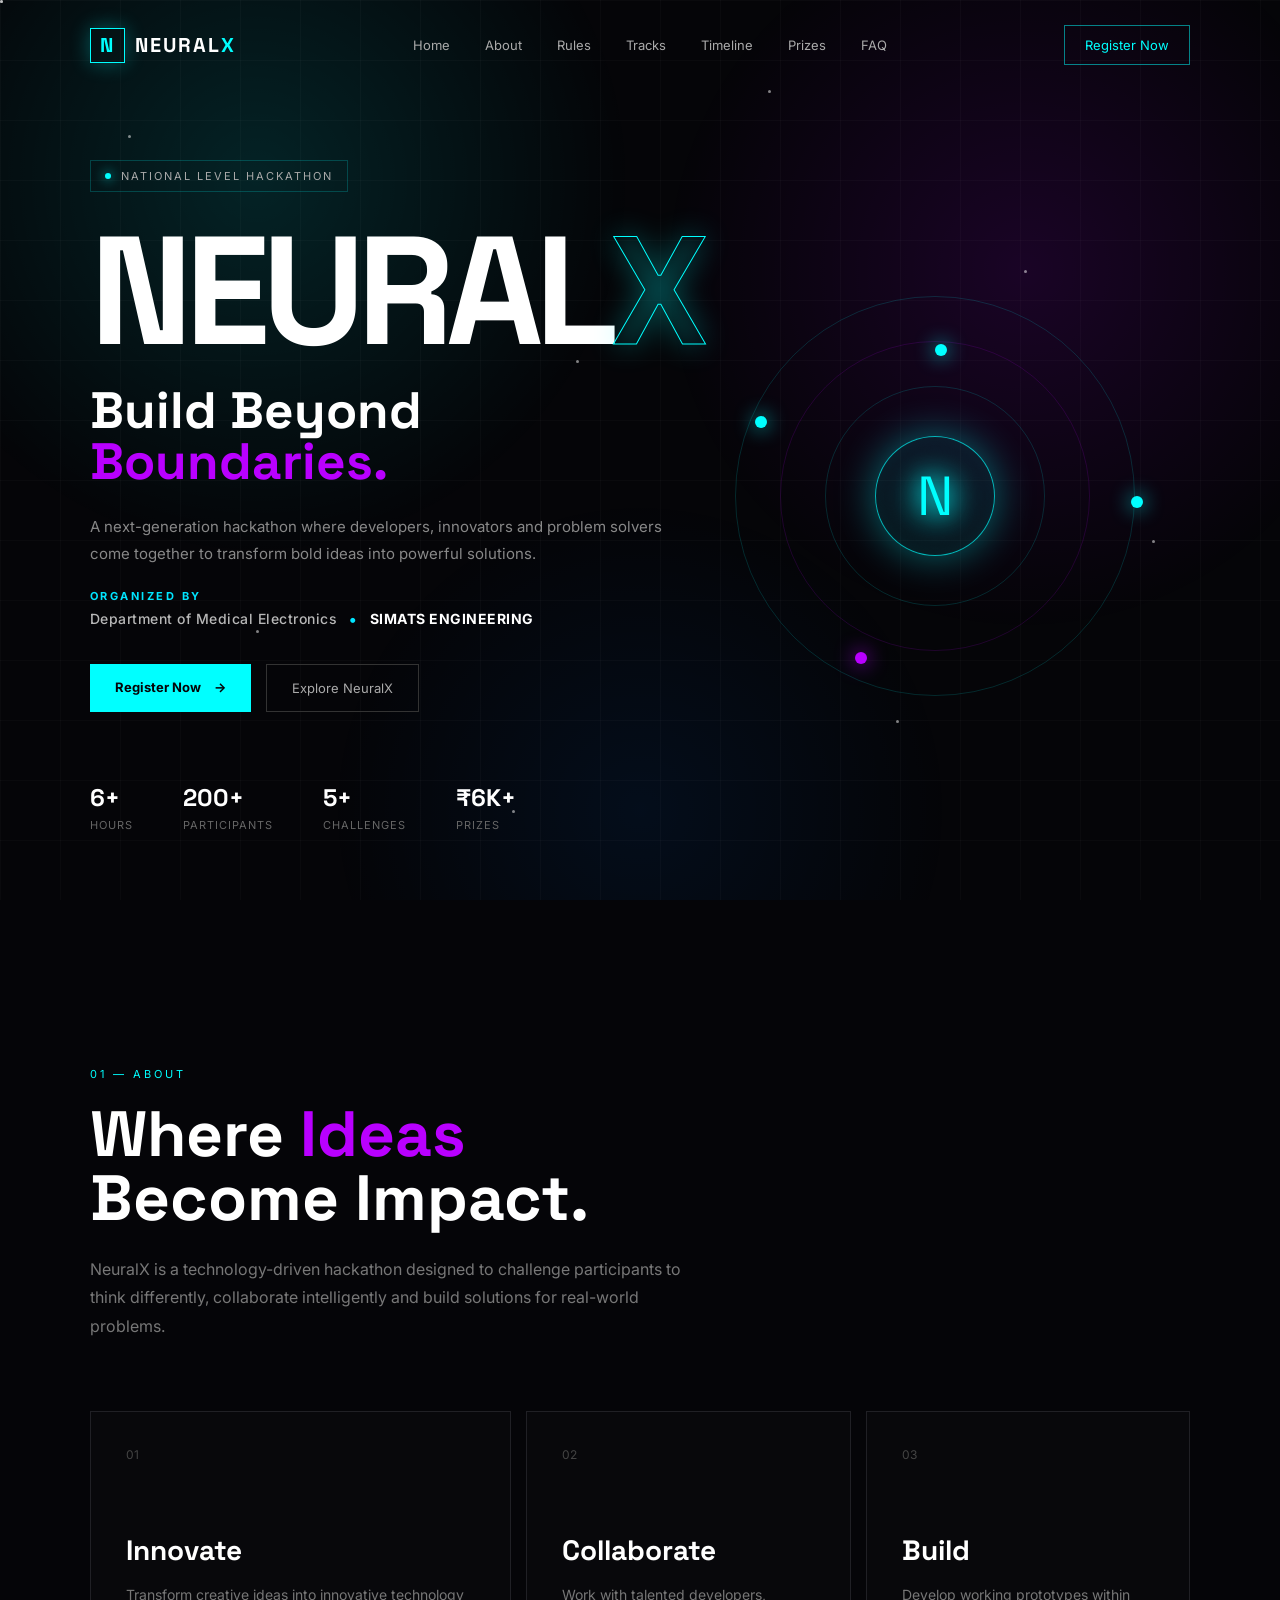
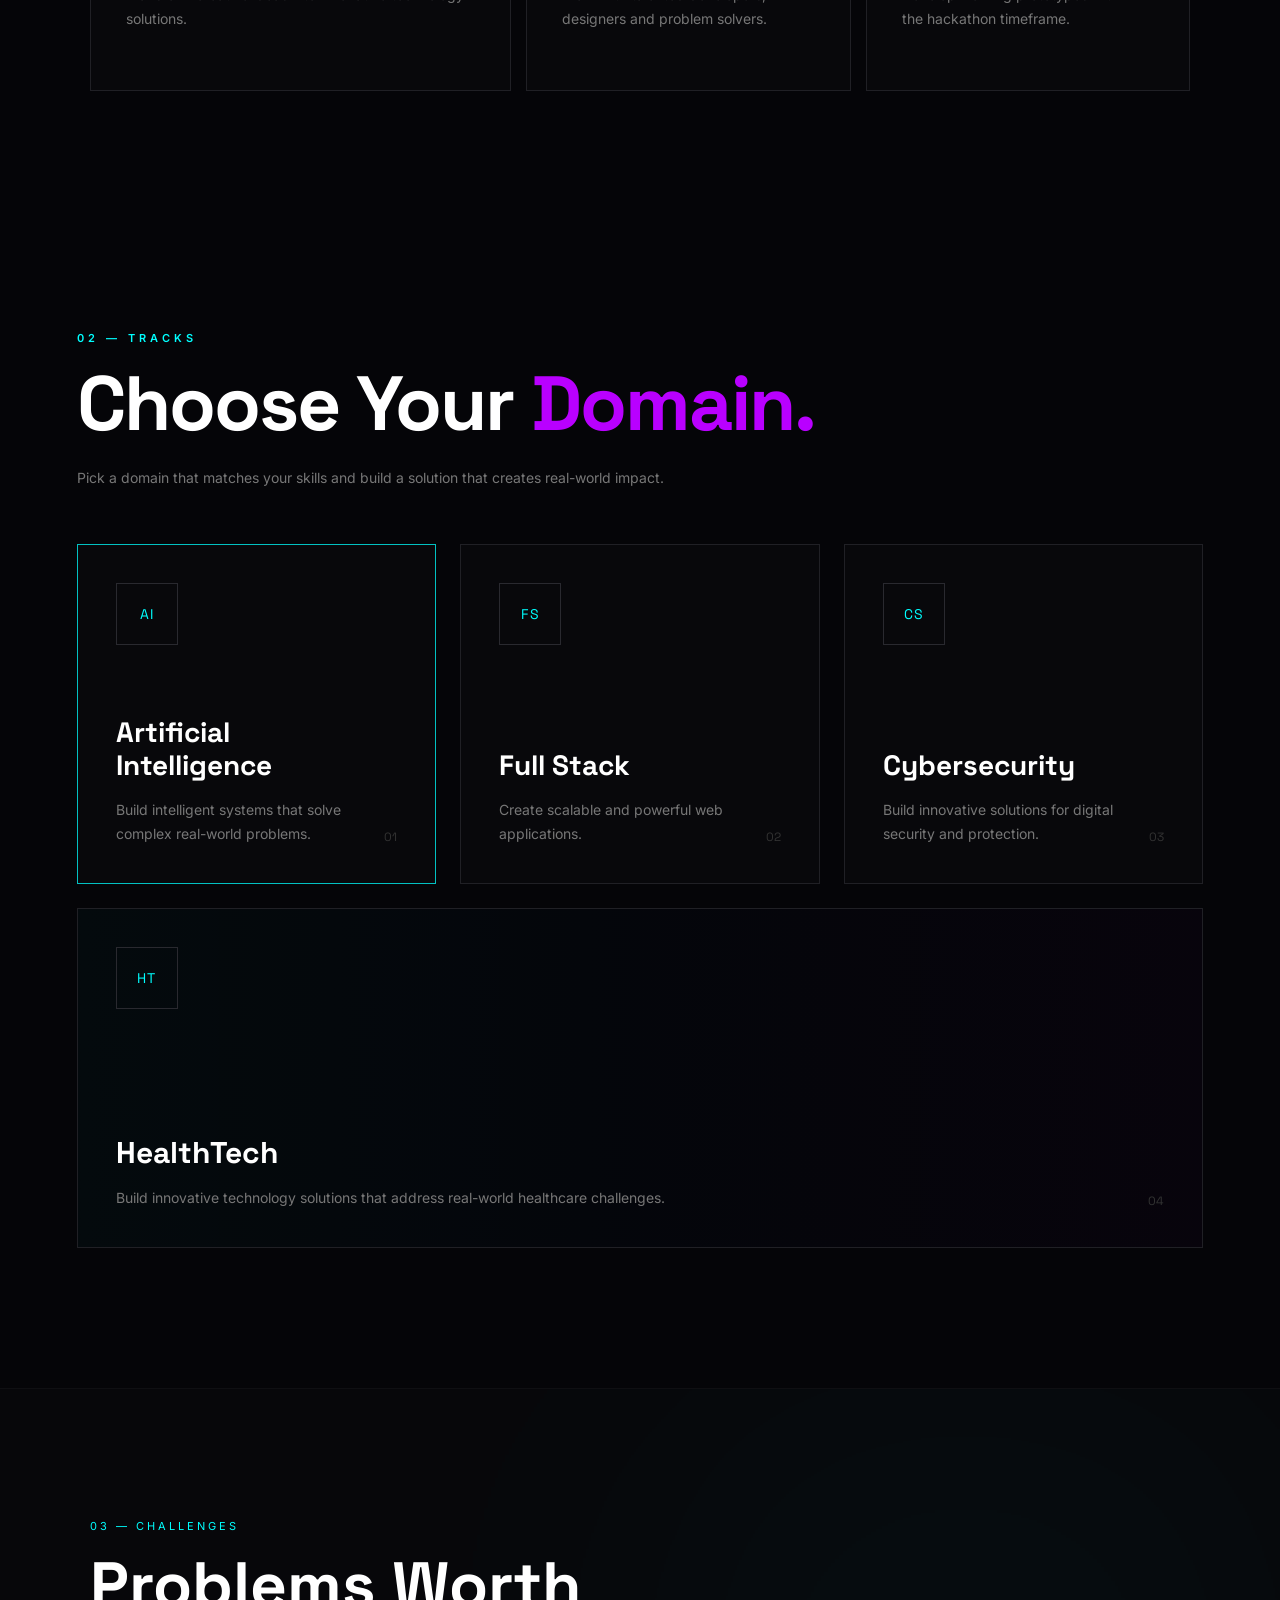
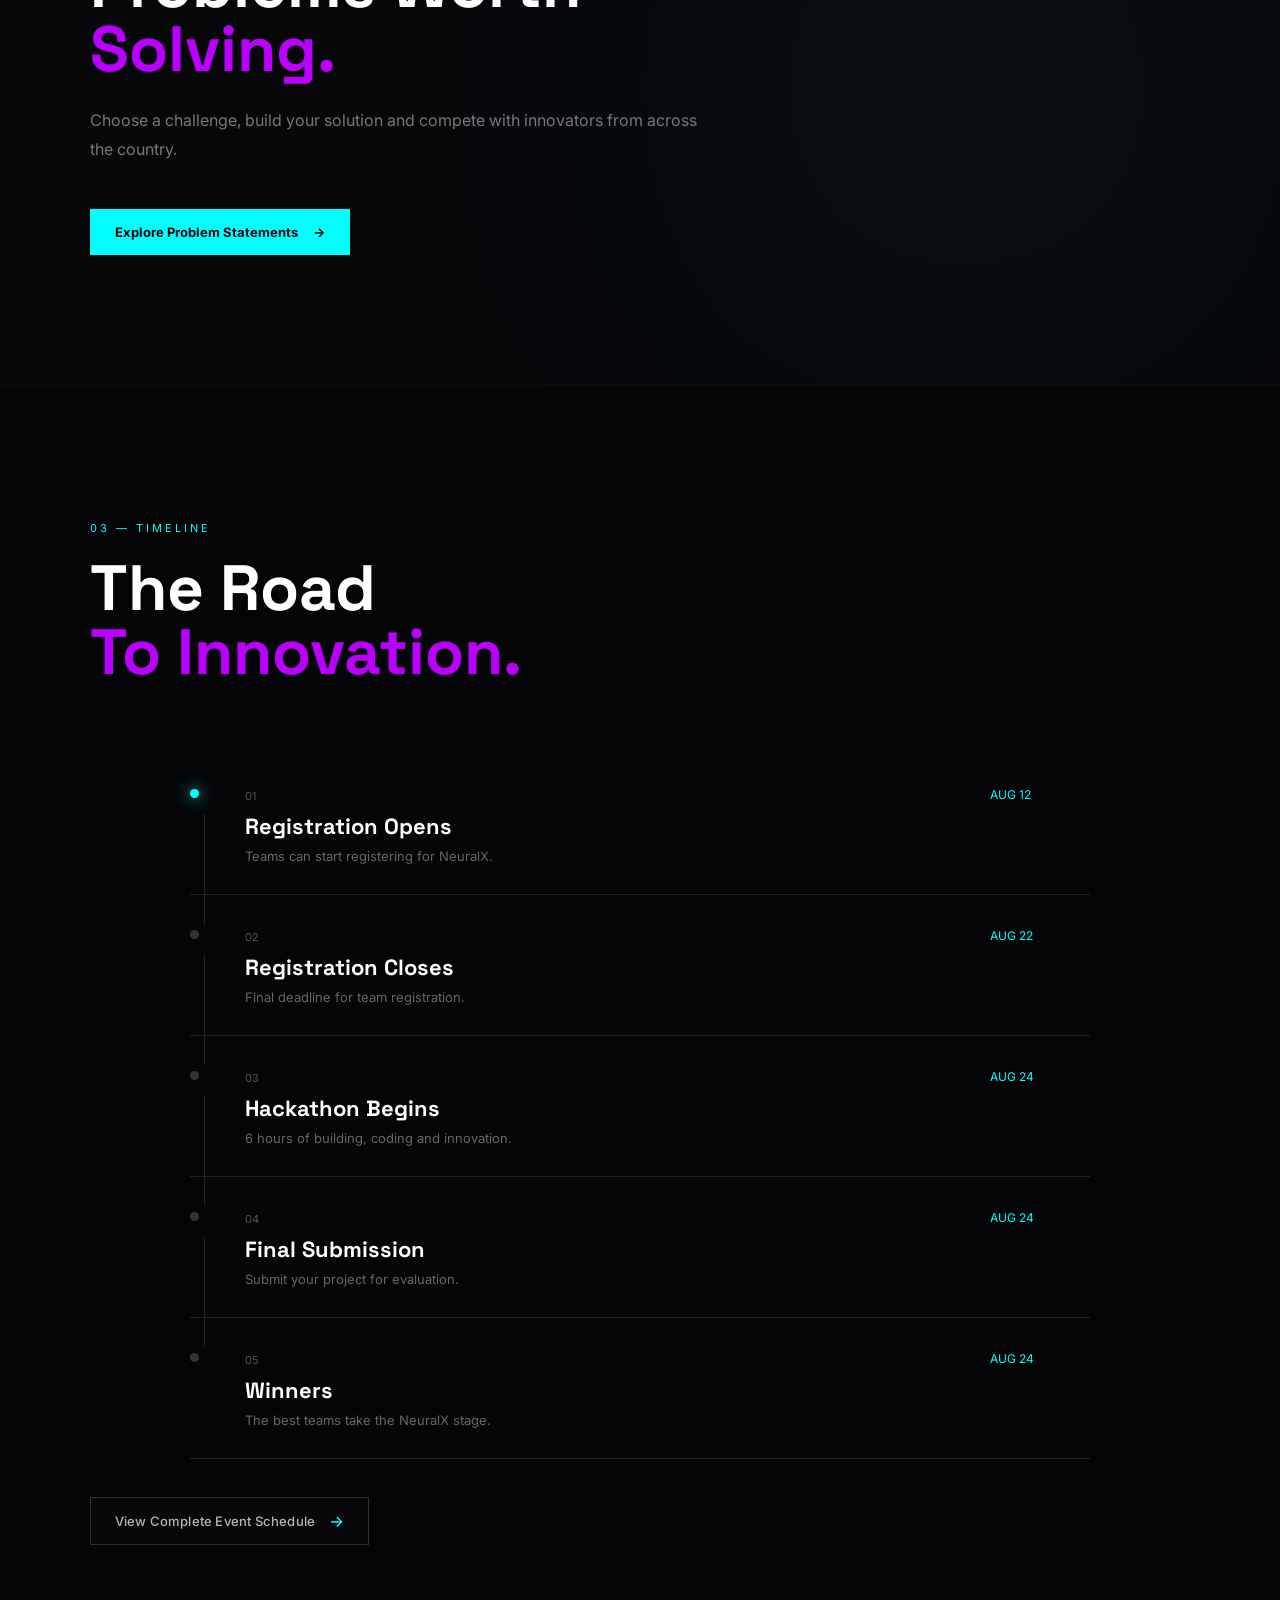
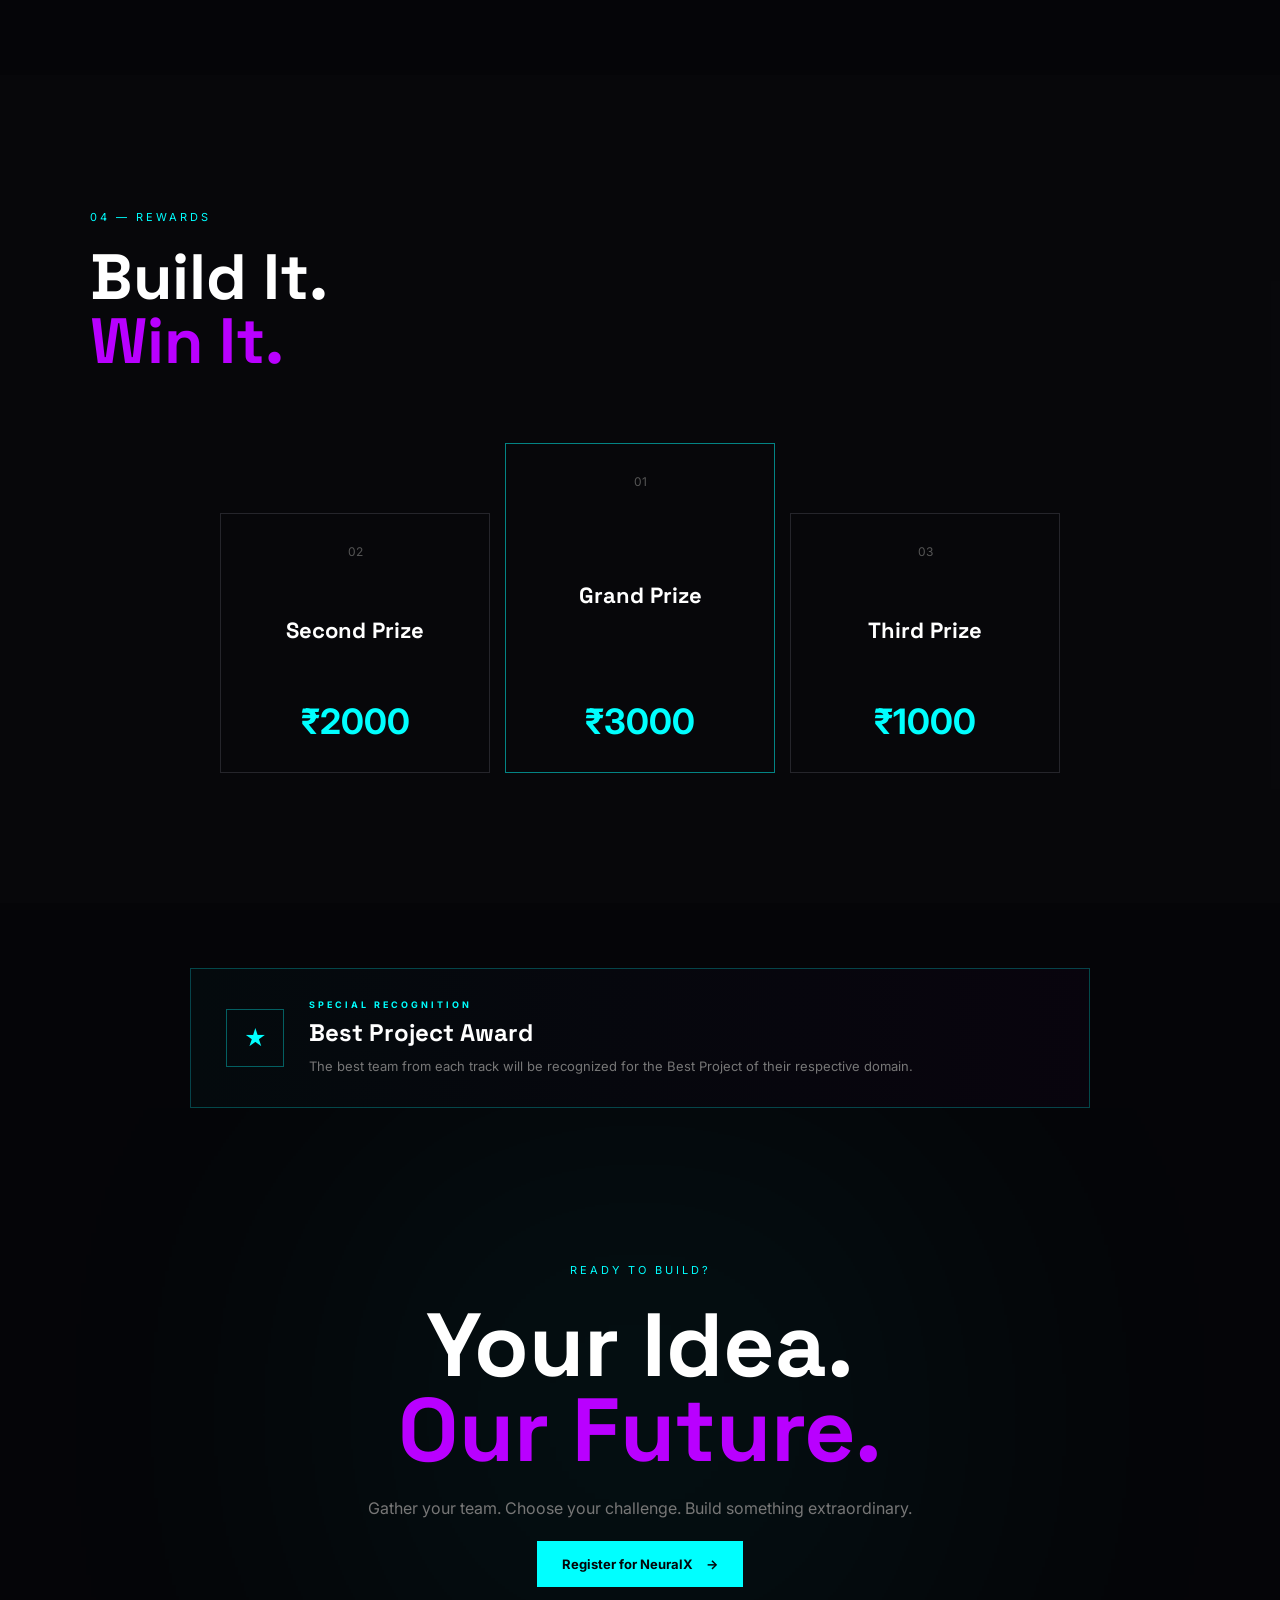
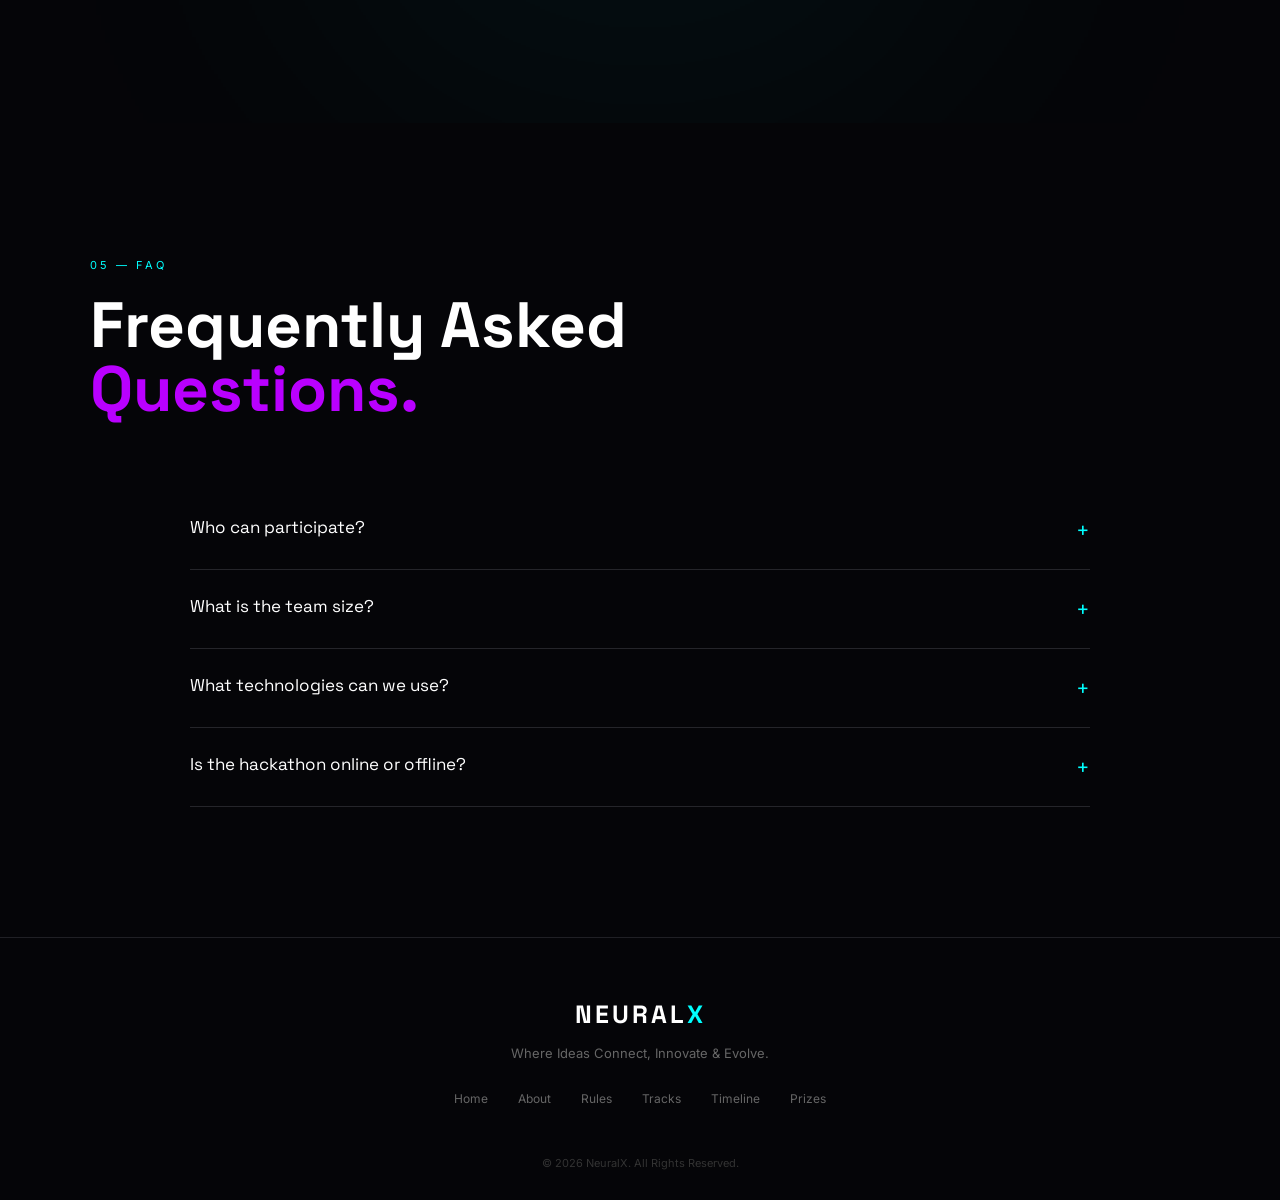
<file: index.html>
<!DOCTYPE html>
<html lang="en">

<head>
    <meta charset="UTF-8">
    <meta name="viewport" content="width=device-width, initial-scale=1.0">

    <title>NeuralX | Hackathon</title>

    <link rel="stylesheet" href="style.css">

    <link
        href="https://fonts.googleapis.com/css2?family=Inter:wght@400;500;600;700;800&family=Space+Grotesk:wght@400;500;600;700&display=swap"
        rel="stylesheet">
</head>

<body>

    <!-- Background -->
    <div class="background-grid"></div>

    <div class="particles">
        <span></span>
        <span></span>
        <span></span>
        <span></span>
        <span></span>
        <span></span>
        <span></span>
        <span></span>
        <span></span>
        <span></span>
    </div>


    <!-- Navigation -->
    <header class="navbar">

        <div class="logo">
            <span class="logo-symbol">N</span>
            <span>NEURAL<span>X</span></span>
        </div>

        <nav>
            <a href="#home">Home</a>
            <a href="#about">About</a>
            <a href="pages/rules.html">Rules</a>
            <a href="#tracks">Tracks</a>
            <a href="#timeline">Timeline</a>
            <a href="#prizes">Prizes</a>
            <a href="#faq">FAQ</a>
        </nav>

        <a href="pages/register.html" class="nav-button">
            Register Now
        </a>

    </header>


    <!-- Hero Section -->
    <section class="hero" id="home">

        <div class="hero-content">

            <div class="event-tag">
                <span class="live-dot"></span>
                NATIONAL LEVEL HACKATHON
            </div>


            <h1>
                NEURAL<span>X</span>
            </h1>


            <h2>
                Build Beyond
                <span>Boundaries.</span>
            </h2>


            <p>
                A next-generation hackathon where developers,
                innovators and problem solvers come together to
                transform bold ideas into powerful solutions.
            </p>


            <div class="organizer-text">

    <span class="organizer-label">
        Organized By
    </span>

    <div class="organizer-name">

        <span>
            Department of Medical Electronics
        </span>

        <span class="organizer-divider">
            •
        </span>

        <strong>
            SIMATS ENGINEERING
        </strong>

    </div>

</div>


            <div class="hero-buttons">

                <a href="pages/register.html" class="primary-button">
                    Register Now
                    <span>→</span>
                </a>

                <a href="#about" class="secondary-button">
                    Explore NeuralX
                </a>

            </div>


            <div class="hero-info">

                <div>
                    <strong>6+</strong>
                    <span>Hours</span>
                </div>

                <div>
                    <strong>200+</strong>
                    <span>Participants</span>
                </div>

                <div>
                    <strong>5+</strong>
                    <span>Challenges</span>
                </div>

                <div>
                    <strong>₹6K+</strong>
                    <span>Prizes</span>
                </div>

            </div>

        </div>


        <!-- Neural Visual -->
        <div class="neural-visual">

            <div class="core">
                <span>N</span>
            </div>

            <div class="orbit orbit-one"></div>
            <div class="orbit orbit-two"></div>
            <div class="orbit orbit-three"></div>

            <div class="node node-one"></div>
            <div class="node node-two"></div>
            <div class="node node-three"></div>
            <div class="node node-four"></div>

        </div>

    </section>



    <!-- About -->
    <section class="section" id="about">

        <div class="section-heading">

            <span>01 — ABOUT</span>

            <h2>
                Where <span>Ideas</span><br>
                Become Impact.
            </h2>

            <p>
                NeuralX is a technology-driven hackathon designed
                to challenge participants to think differently,
                collaborate intelligently and build solutions
                for real-world problems.
            </p>

        </div>


        <div class="about-grid">

            <div class="about-card large">

                <div class="card-number">
                    01
                </div>

                <h3>
                    Innovate
                </h3>

                <p>
                    Transform creative ideas into innovative
                    technology solutions.
                </p>

            </div>


            <div class="about-card">

                <div class="card-number">
                    02
                </div>

                <h3>
                    Collaborate
                </h3>

                <p>
                    Work with talented developers, designers
                    and problem solvers.
                </p>

            </div>


            <div class="about-card">

                <div class="card-number">
                    03
                </div>

                <h3>
                    Build
                </h3>

                <p>
                    Develop working prototypes within the
                    hackathon timeframe.
                </p>

            </div>

        </div>

    </section>



    <!-- ============================= -->
    <!-- TRACKS / DOMAINS -->
    <!-- ============================= -->

    <section class="tracks" id="tracks">

        <div class="section-heading">

            <span>
                02 — TRACKS
            </span>

            <h2>
                Choose Your
                <span>Domain.</span>
            </h2>

            <p>
                Pick a domain that matches your skills and build a solution
                that creates real-world impact.
            </p>

        </div>


        <div class="tracks-grid">


            <!-- TRACK 01 -->
            <div class="track-card active">

                <div class="track-icon">
                    AI
                </div>

                <div class="track-content">

                    <span class="track-number">
                        01
                    </span>

                    <h3>
                        Artificial Intelligence
                    </h3>

                    <p>
                        Build intelligent systems that solve complex
                        real-world problems.
                    </p>

                </div>

            </div>



            <!-- TRACK 02 -->
            <div class="track-card">

                <div class="track-icon">
                    FS
                </div>

                <div class="track-content">

                    <span class="track-number">
                        02
                    </span>

                    <h3>
                        Full Stack
                    </h3>

                    <p>
                        Create scalable and powerful web applications.
                    </p>

                </div>

            </div>



            <!-- TRACK 03 -->
            <div class="track-card">

                <div class="track-icon">
                    CS
                </div>

                <div class="track-content">

                    <span class="track-number">
                        03
                    </span>

                    <h3>
                        Cybersecurity
                    </h3>

                    <p>
                        Build innovative solutions for digital security
                        and protection.
                    </p>

                </div>

            </div>



            <!-- TRACK 04 -->
            <div class="track-card healthtech-card">

                <div class="track-icon">
                    HT
                </div>

                <div class="track-content">

                    <span class="track-number">
                        04
                    </span>

                    <h3>
                        HealthTech
                    </h3>

                    <p>
                        Build innovative technology solutions that address
                        real-world healthcare challenges.
                    </p>

                </div>

            </div>


        </div>

    </section>



    <!-- ============================= -->
    <!-- PROBLEM STATEMENTS -->
    <!-- ============================= -->

    <section class="problem-preview">

        <div class="problem-preview-content">

            <div class="section-heading">

                <span>
                    03 — CHALLENGES
                </span>

                <h2>
                    Problems Worth<br>
                    <span>Solving.</span>
                </h2>

                <p>
                    Choose a challenge, build your solution
                    and compete with innovators from across
                    the country.
                </p>

            </div>


            <a
                href="pages/problems.html"
                class="primary-button"
            >
                Explore Problem Statements
                <span>→</span>
            </a>

        </div>

    </section>



    <!-- Timeline -->
    <section class="section" id="timeline">

        <div class="section-heading">

            <span>
                03 — TIMELINE
            </span>

            <h2>
                The Road<br>
                <span>To Innovation.</span>
            </h2>

        </div>


        <div class="timeline">


            <!-- Timeline 01 -->
            <div class="timeline-item active">

                <div class="timeline-dot"></div>

                <div class="timeline-content">

                    <span>
                        01
                    </span>

                    <h3>
                        Registration Opens
                    </h3>

                    <p>
                        Teams can start registering
                        for NeuralX.
                    </p>

                </div>

                <time>
                    AUG 12
                </time>

            </div>



            <!-- Timeline 02 -->
            <div class="timeline-item">

                <div class="timeline-dot"></div>

                <div class="timeline-content">

                    <span>
                        02
                    </span>

                    <h3>
                        Registration Closes
                    </h3>

                    <p>
                        Final deadline for team
                        registration.
                    </p>

                </div>

                <time>
                    AUG 22
                </time>

            </div>



            <!-- Timeline 03 -->
            <div class="timeline-item">

                <div class="timeline-dot"></div>

                <div class="timeline-content">

                    <span>
                        03
                    </span>

                    <h3>
                        Hackathon Begins
                    </h3>

                    <p>
                        6 hours of building,
                        coding and innovation.
                    </p>

                </div>

                <time>
                    AUG 24
                </time>

            </div>



            <!-- Timeline 04 -->
            <div class="timeline-item">

                <div class="timeline-dot"></div>

                <div class="timeline-content">

                    <span>
                        04
                    </span>

                    <h3>
                        Final Submission
                    </h3>

                    <p>
                        Submit your project for
                        evaluation.
                    </p>

                </div>

                <time>
                    AUG 24
                </time>

            </div>



            <!-- Timeline 05 -->
            <div class="timeline-item">

                <div class="timeline-dot"></div>

                <div class="timeline-content">

                    <span>
                        05
                    </span>

                    <h3>
                        Winners
                    </h3>

                    <p>
                        The best teams take
                        the NeuralX stage.
                    </p>

                </div>

                <time>
                    AUG 24
                </time>

            </div>


        </div>


        <a
            href="pages/rules.html"
            class="secondary-button"
        >
            View Complete Event Schedule
        </a>

    </section>



    <!-- Prizes -->
    <section class="section prizes-section" id="prizes">

        <div class="section-heading">

            <span>
                04 — REWARDS
            </span>

            <h2>
                Build It.<br>
                <span>Win It.</span>
            </h2>

        </div>


        <div class="prizes">


            <!-- Second Prize -->
            <div class="prize-card second">

                <span class="prize-position">
                    02
                </span>

                <h3>
                    Second Prize
                </h3>

                <strong>
                    ₹2000
                </strong>

            </div>



            <!-- Grand Prize -->
            <div class="prize-card first">

                <span class="prize-position">
                    01
                </span>

                <h3>
                    Grand Prize
                </h3>

                <strong>
                    ₹3000
                </strong>

            </div>



            <!-- Third Prize -->
            <div class="prize-card third">

                <span class="prize-position">
                    03
                </span>

                <h3>
                    Third Prize
                </h3>

                <strong>
                    ₹1000
                </strong>

            </div>


        </div>

    </section>

    <div class="domain-award">

    <div class="domain-award-icon">
        ★
    </div>

    <div class="domain-award-content">

        <span>
            SPECIAL RECOGNITION
        </span>

        <h3>
            Best Project Award
        </h3>

        <p>
            The best team from each track will be recognized
            for the Best Project of their respective domain.
        </p>

    </div>

</div>



    <!-- Register CTA -->
    <section class="register-section" id="register">

        <div class="register-content">

            <span>
                READY TO BUILD?
            </span>

            <h2>
                Your Idea.<br>
                <span>Our Future.</span>
            </h2>

            <p>
                Gather your team. Choose your challenge.
                Build something extraordinary.
            </p>

            <a
                href="pages/register.html"
                class="primary-button"
            >
                Register for NeuralX
                <span>→</span>
            </a>

        </div>

    </section>



    <!-- FAQ -->
    <section class="section faq-section" id="faq">

        <div class="section-heading">

            <span>
                05 — FAQ
            </span>

            <h2>
                Frequently Asked<br>
                <span>Questions.</span>
            </h2>

        </div>


        <div class="faq-container">


            <!-- FAQ 01 -->
            <div class="faq-item">

                <button class="faq-question">
                    Who can participate?
                    <span>+</span>
                </button>

                <div class="faq-answer">
                    Students, developers, designers and
                    technology enthusiasts can participate.
                </div>

            </div>



            <!-- FAQ 02 -->
            <div class="faq-item">

                <button class="faq-question">
                    What is the team size?
                    <span>+</span>
                </button>

                <div class="faq-answer">
                    Teams can consist of 2 to 4 members.
                </div>

            </div>



            <!-- FAQ 03 -->
            <div class="faq-item">

                <button class="faq-question">
                    What technologies can we use?
                    <span>+</span>
                </button>

                <div class="faq-answer">
                    You can use any suitable programming
                    language, framework or technology.
                </div>

            </div>



            <!-- FAQ 04 -->
            <div class="faq-item">

                <button class="faq-question">
                    Is the hackathon online or offline?
                    <span>+</span>
                </button>

                <div class="faq-answer">
                    Event mode and venue details will be
                    announced by the organizers.
                </div>

            </div>


        </div>

    </section>



    <!-- Footer -->
    <footer>

        <div class="footer-logo">
            NEURAL<span>X</span>
        </div>

        <p>
            Where Ideas Connect, Innovate & Evolve.
        </p>


        <div class="footer-links">

            <a href="#home">
                Home
            </a>

            <a href="#about">
                About
            </a>

            <a href="pages/rules.html">
                Rules
            </a>

            <a href="#tracks">
                Tracks
            </a>

            <a href="#timeline">
                Timeline
            </a>

            <a href="#prizes">
                Prizes
            </a>

        </div>


        <div class="copyright">
            © 2026 NeuralX. All Rights Reserved.
        </div>

    </footer>


    <script src="script.js"></script>

</body>

</html>
</file>
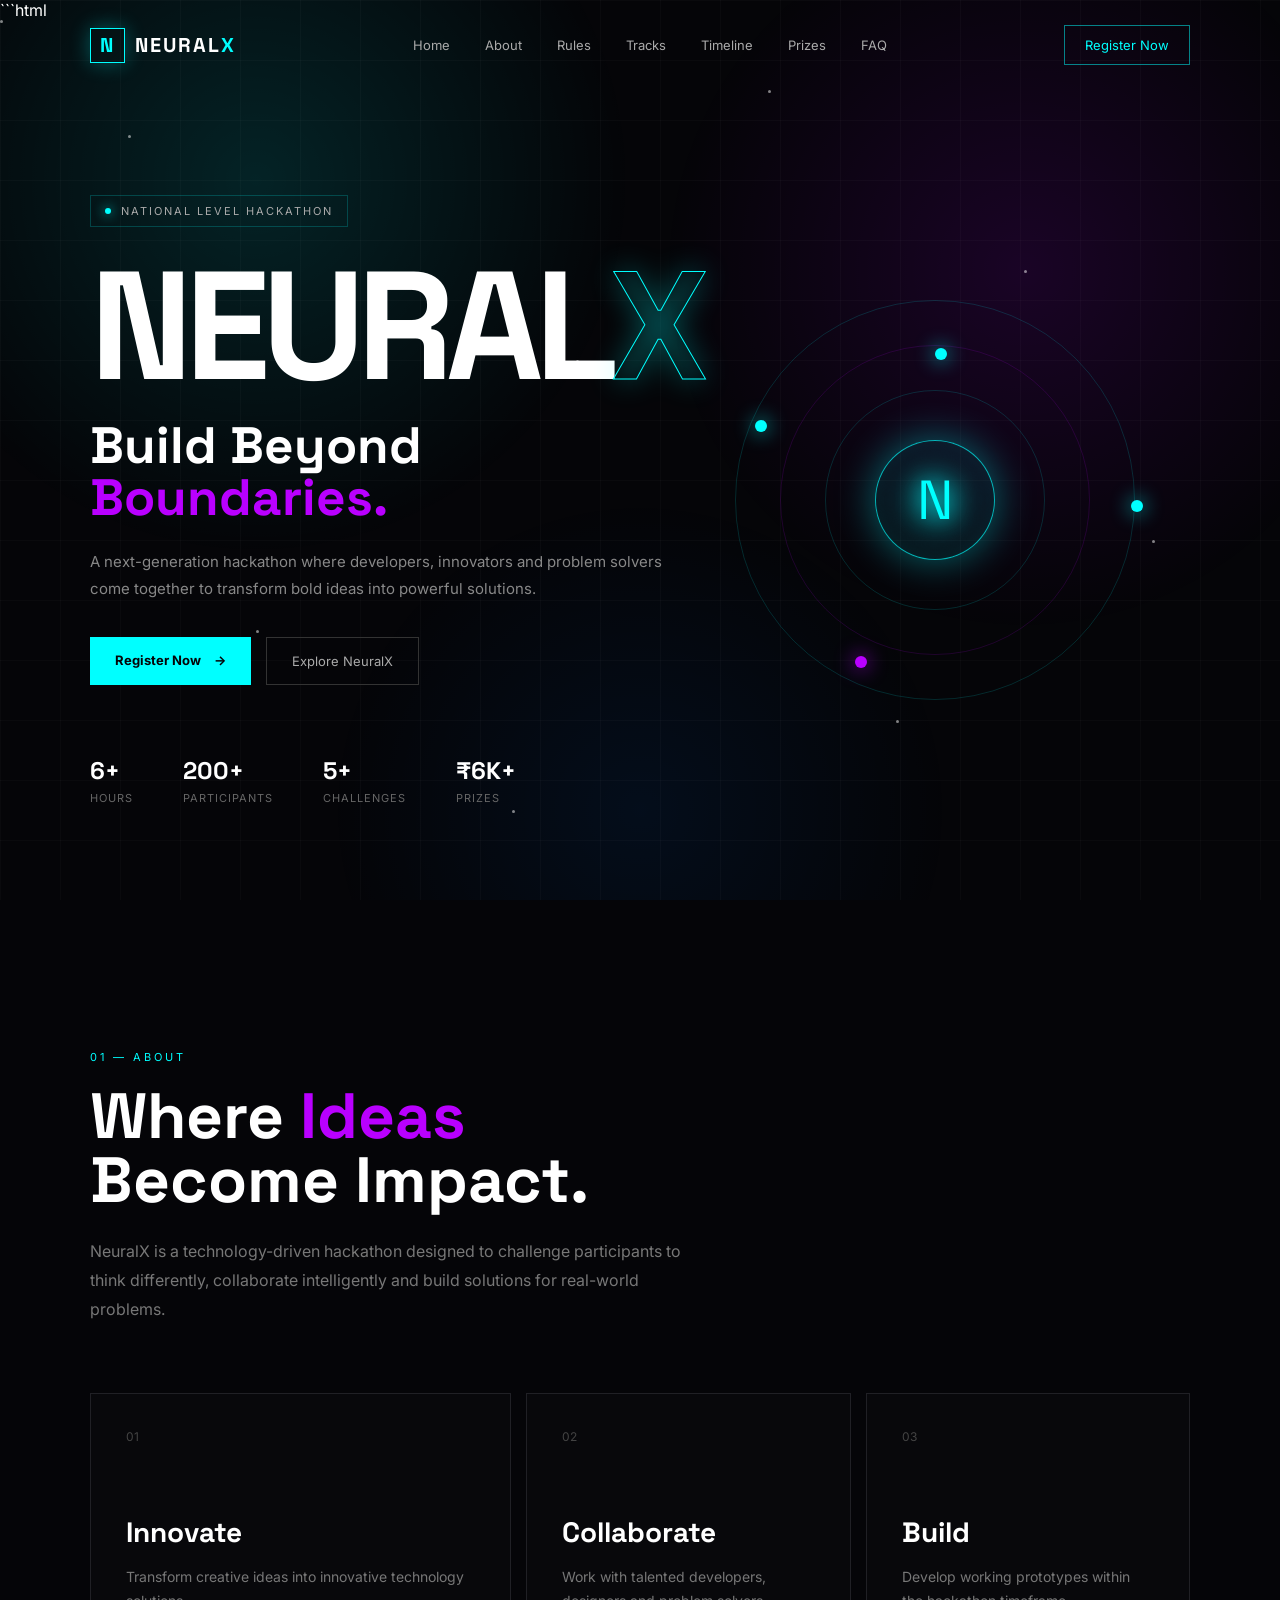
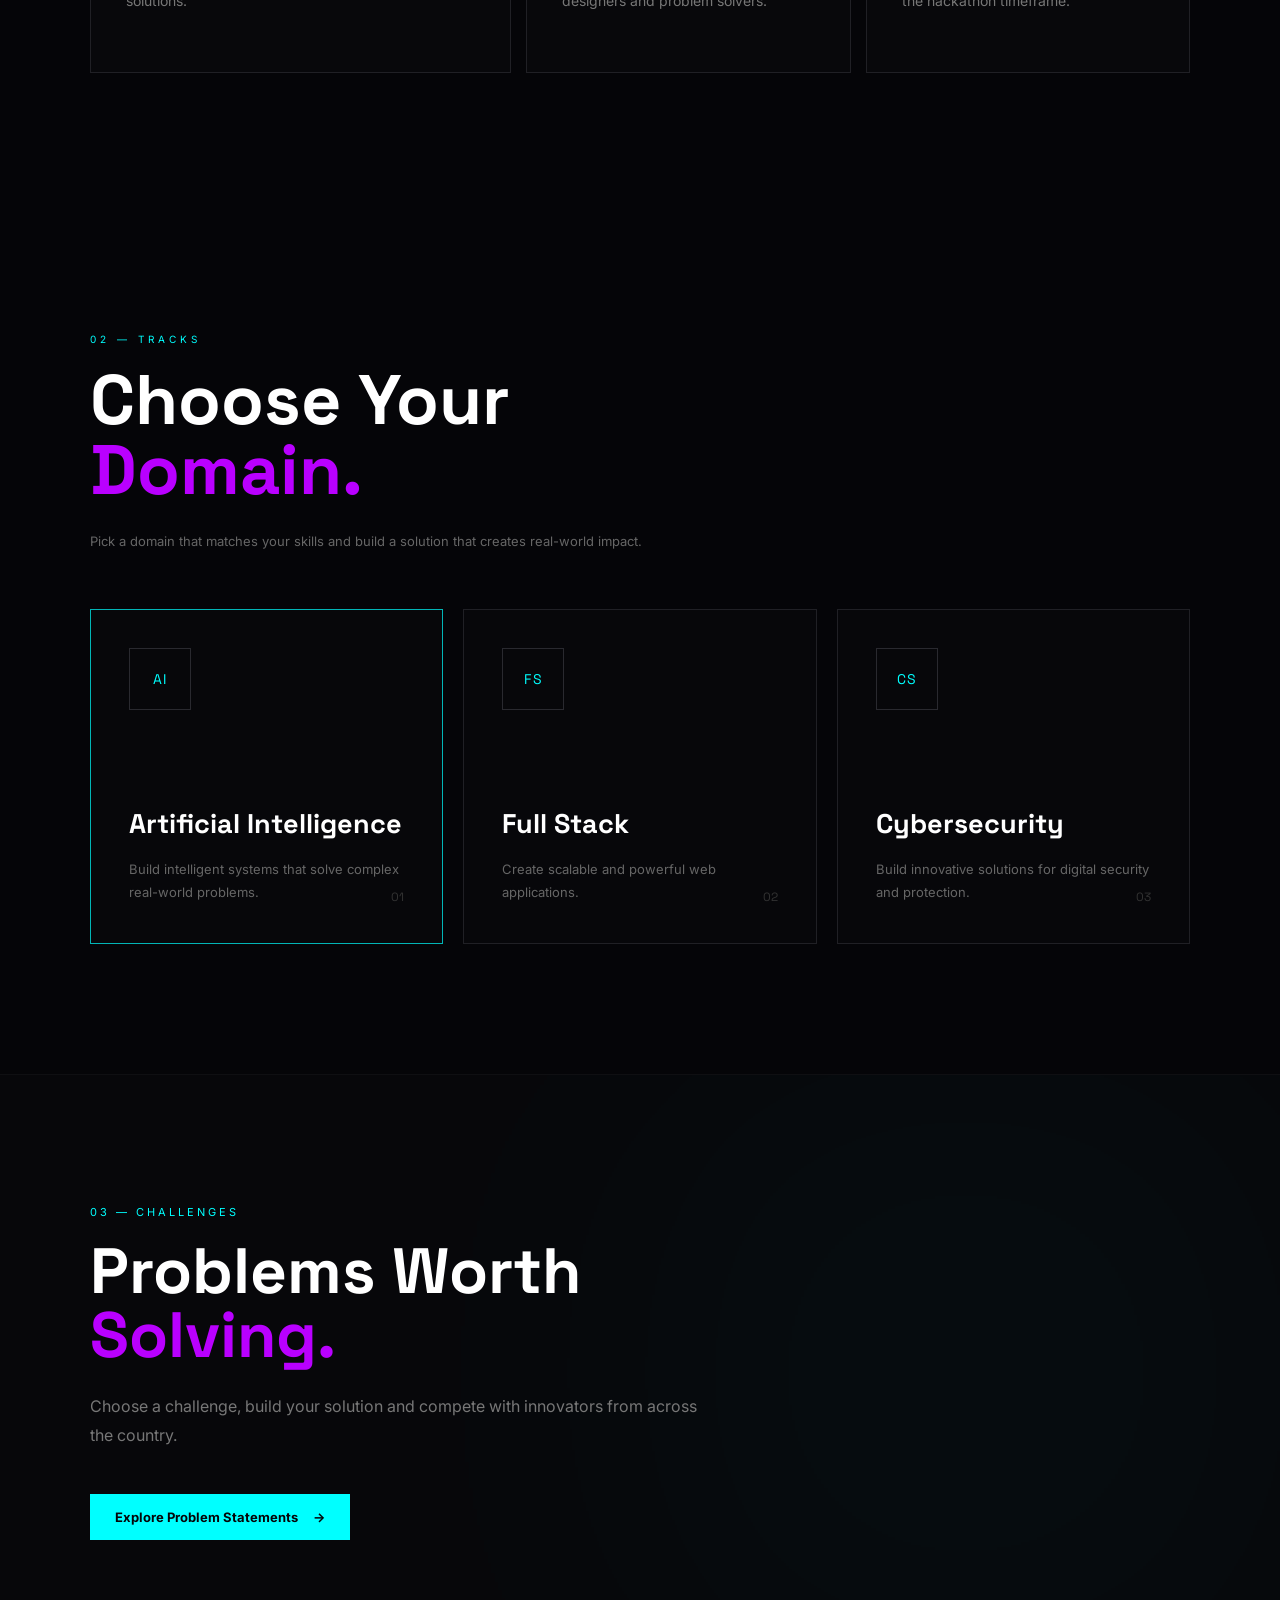
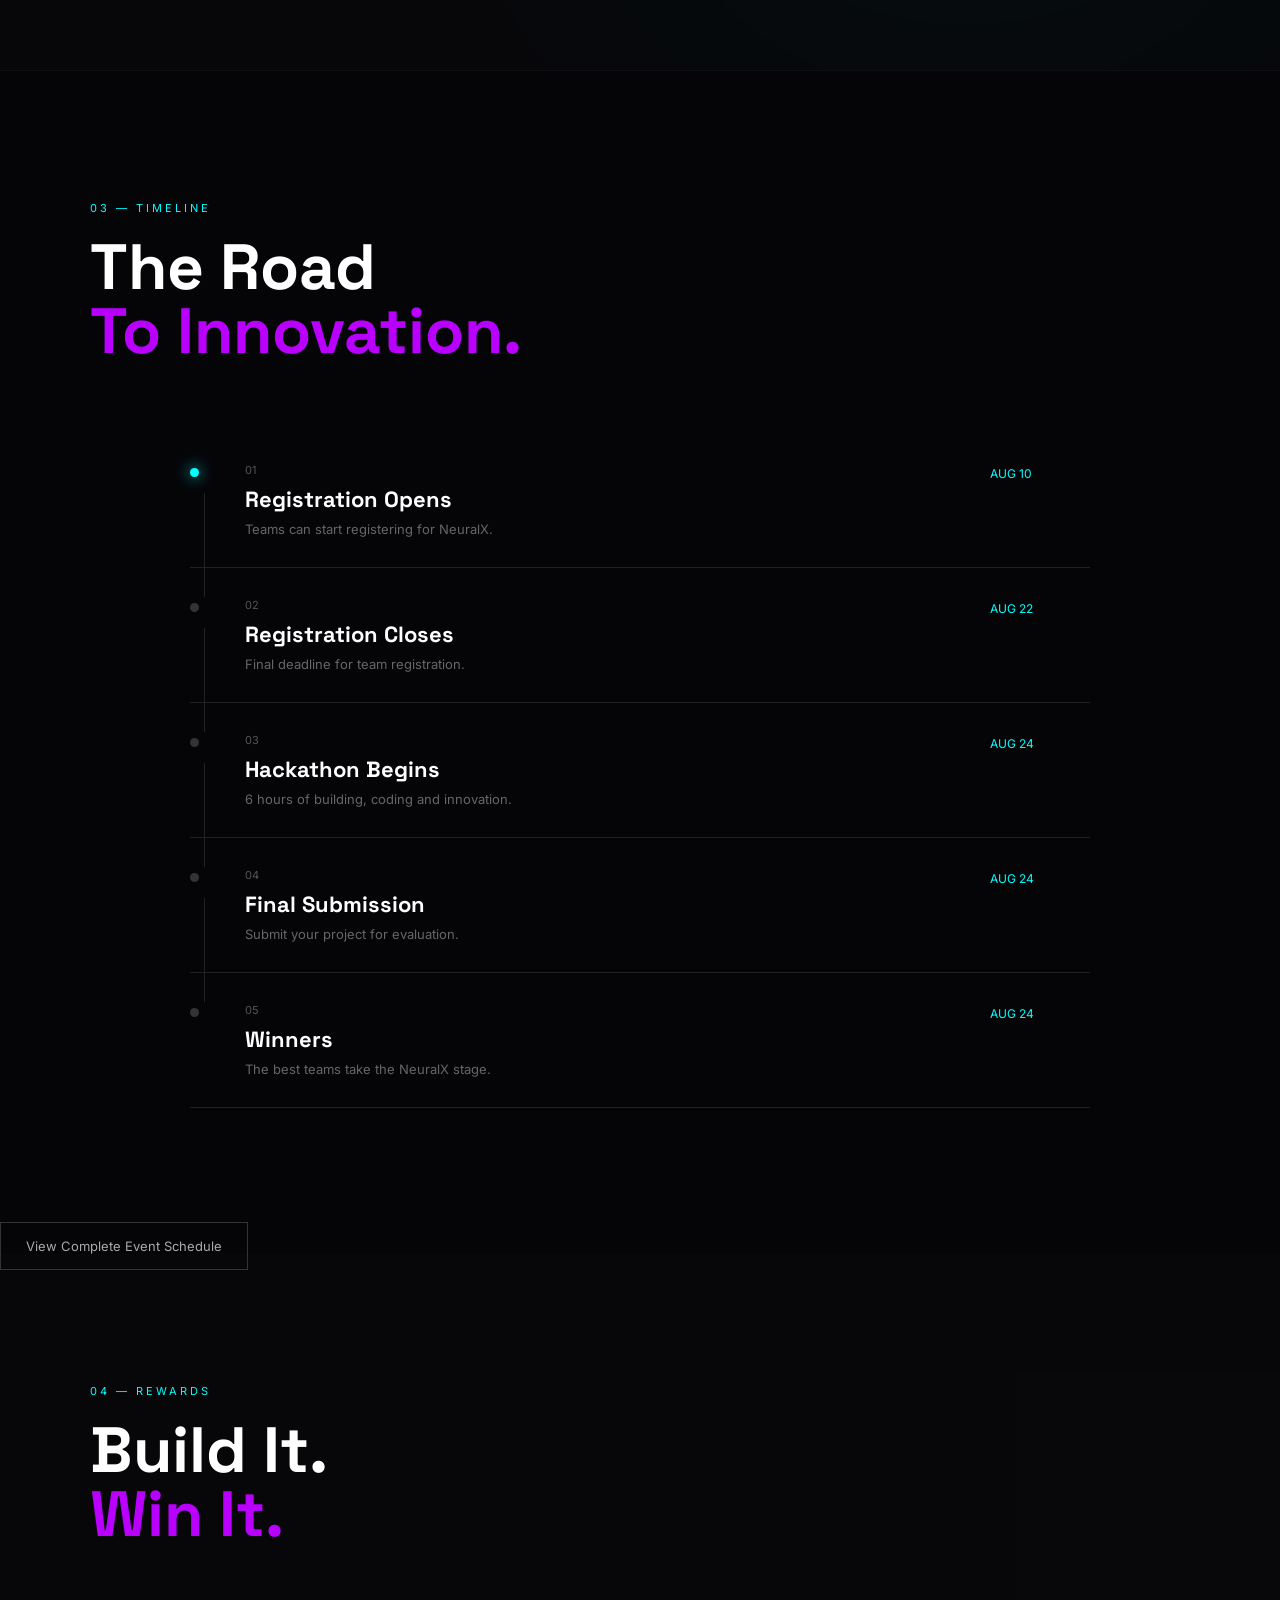
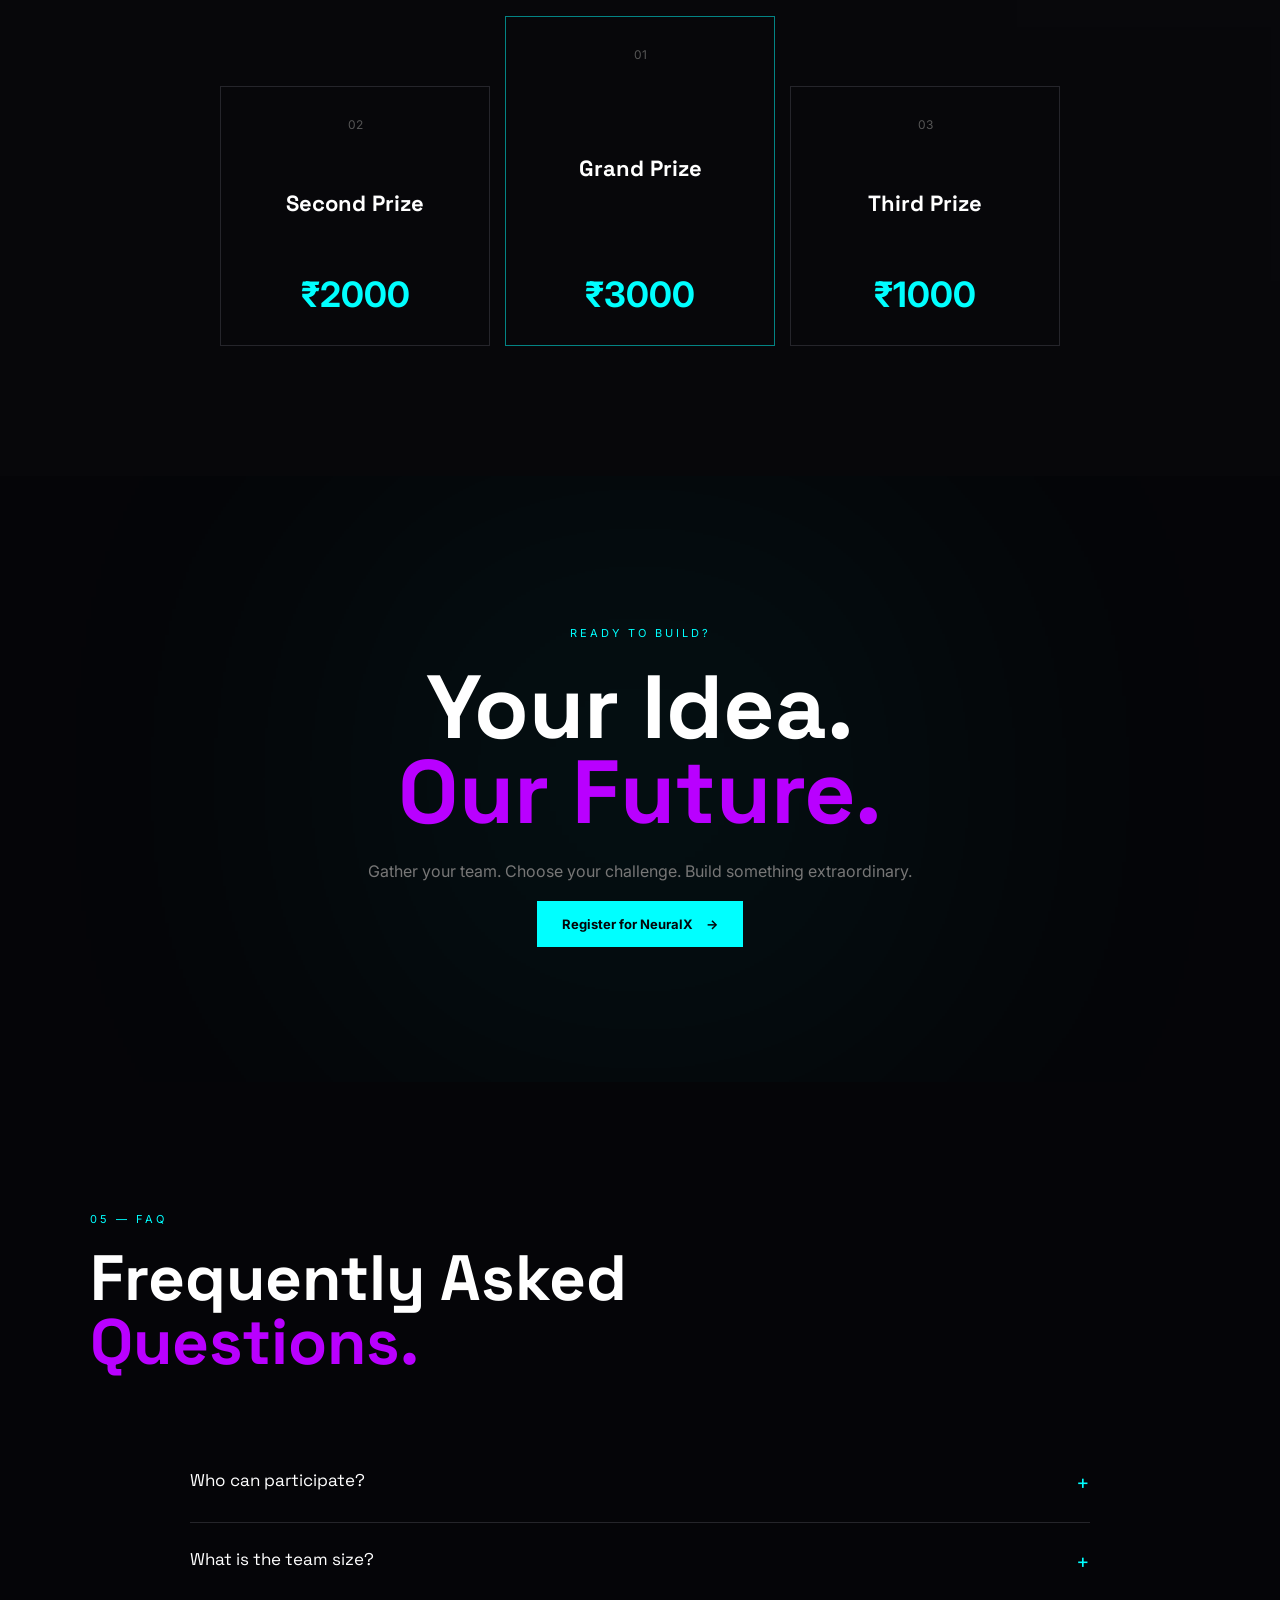
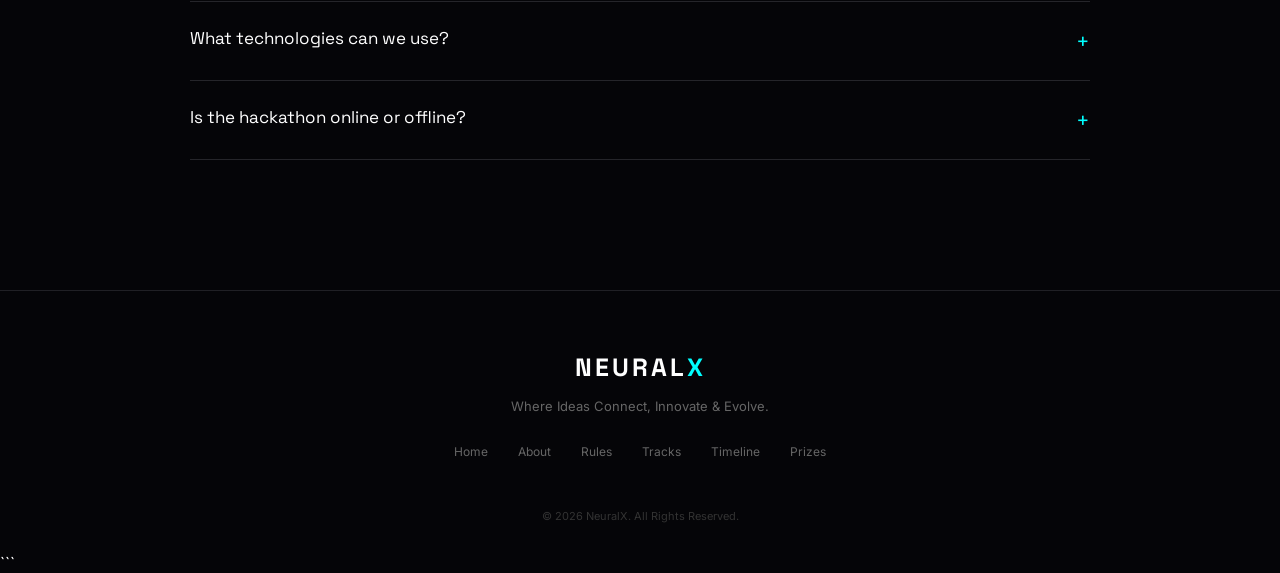
<file: NeuralX/index.html>
```html
<!DOCTYPE html>
<html lang="en">

<head>
    <meta charset="UTF-8">
    <meta name="viewport" content="width=device-width, initial-scale=1.0">

    <title>NeuralX | Hackathon</title>

    <link rel="stylesheet" href="style.css">

    <link
        href="https://fonts.googleapis.com/css2?family=Inter:wght@400;500;600;700;800&family=Space+Grotesk:wght@400;500;600;700&display=swap"
        rel="stylesheet">
</head>

<body>

    <!-- Background -->
    <div class="background-grid"></div>

    <div class="particles">
        <span></span>
        <span></span>
        <span></span>
        <span></span>
        <span></span>
        <span></span>
        <span></span>
        <span></span>
        <span></span>
    </div>

    <!-- Navigation -->
    <header class="navbar">

        <div class="logo">
            <span class="logo-symbol">N</span>
            <span>NEURAL<span>X</span></span>
        </div>

        <nav>
            <a href="#home">Home</a>
            <a href="#about">About</a>
            <a href="pages/rules.html">Rules</a>
            <a href="#tracks">Tracks</a>
            <a href="#timeline">Timeline</a>
            <a href="#prizes">Prizes</a>
            <a href="#faq">FAQ</a>
        </nav>

        <a href="pages/register.html" class="nav-button">
            Register Now
        </a>

    </header>

    <!-- Hero Section -->
    <section class="hero" id="home">

        <div class="hero-content">

            <div class="event-tag">
                <span class="live-dot"></span>
                NATIONAL LEVEL HACKATHON
            </div>

            <h1>
                NEURAL<span>X</span>
            </h1>

            <h2>
                Build Beyond
                <span>Boundaries.</span>
            </h2>

            <p>
                A next-generation hackathon where developers,
                innovators and problem solvers come together to
                transform bold ideas into powerful solutions.
            </p>

            <div class="hero-buttons">

                <a href="pages/register.html" class="primary-button">
                    Register Now
                    <span>→</span>
                </a>

                <a href="#about" class="secondary-button">
                    Explore NeuralX
                </a>

            </div>

            <div class="hero-info">

                <div>
                    <strong>6+</strong>
                    <span>Hours</span>
                </div>

                <div>
                    <strong>200+</strong>
                    <span>Participants</span>
                </div>

                <div>
                    <strong>5+</strong>
                    <span>Challenges</span>
                </div>

                <div>
                    <strong>₹6K+</strong>
                    <span>Prizes</span>
                </div>

            </div>

        </div>

        <!-- Neural Visual -->
        <div class="neural-visual">

            <div class="core">
                <span>N</span>
            </div>

            <div class="orbit orbit-one"></div>
            <div class="orbit orbit-two"></div>
            <div class="orbit orbit-three"></div>

            <div class="node node-one"></div>
            <div class="node node-two"></div>
            <div class="node node-three"></div>
            <div class="node node-four"></div>

        </div>

    </section>

    <!-- About -->
    <section class="section" id="about">

        <div class="section-heading">

            <span>01 — ABOUT</span>

            <h2>
                Where <span>Ideas</span><br>
                Become Impact.
            </h2>

            <p>
                NeuralX is a technology-driven hackathon designed
                to challenge participants to think differently,
                collaborate intelligently and build solutions
                for real-world problems.
            </p>

        </div>

        <div class="about-grid">

            <div class="about-card large">

                <div class="card-number">
                    01
                </div>

                <h3>
                    Innovate
                </h3>

                <p>
                    Transform creative ideas into innovative
                    technology solutions.
                </p>

            </div>

            <div class="about-card">

                <div class="card-number">
                    02
                </div>

                <h3>
                    Collaborate
                </h3>

                <p>
                    Work with talented developers, designers
                    and problem solvers.
                </p>

            </div>

            <div class="about-card">

                <div class="card-number">
                    03
                </div>

                <h3>
                    Build
                </h3>

                <p>
                    Develop working prototypes within the
                    hackathon timeframe.
                </p>

            </div>

        </div>

    </section>

<!-- ============================= -->
<!-- TRACKS -->
<!-- ============================= -->

<section class="tracks" id="tracks">

    <div class="section-heading">

        <span>
            02 — TRACKS
        </span>

        <h2>
            Choose Your
            <span>Domain.</span>
        </h2>

        <p>
            Pick a domain that matches your
            skills and build a solution that
            creates real-world impact.
        </p>

    </div>


    <div class="tracks-grid">


        <!-- TRACK 01 -->

        <div class="track-card active">

            <div class="track-icon">
                AI
            </div>


            <div class="track-content">

                <span class="track-number">
                    01
                </span>

                <h3>
                    Artificial Intelligence
                </h3>

                <p>
                    Build intelligent systems that
                    solve complex real-world problems.
                </p>

            </div>

        </div>



        <!-- TRACK 02 -->

        <div class="track-card">

            <div class="track-icon">
                FS
            </div>


            <div class="track-content">

                <span class="track-number">
                    02
                </span>

                <h3>
                    Full Stack
                </h3>

                <p>
                    Create scalable and powerful
                    web applications.
                </p>

            </div>

        </div>



        <!-- TRACK 03 -->

        <div class="track-card">

            <div class="track-icon">
                CS
            </div>


            <div class="track-content">

                <span class="track-number">
                    03
                </span>

                <h3>
                    Cybersecurity
                </h3>

                <p>
                    Build innovative solutions for
                    digital security and protection.
                </p>

            </div>

        </div>


    </div>

</section>

<section class="problem-preview">

    <div class="problem-preview-content">

        <div class="section-heading">

            <span>03 — CHALLENGES</span>

            <h2>
                Problems Worth<br>
                <span>Solving.</span>
            </h2>

            <p>
                Choose a challenge, build your solution
                and compete with innovators from across
                the country.
            </p>

        </div>

        <a
            href="pages/problems.html"
            class="primary-button"
        >
            Explore Problem Statements
            <span>→</span>
        </a>

    </div>

</section>

    <!-- Timeline -->
    <section class="section" id="timeline">

        <div class="section-heading">

            <span>03 — TIMELINE</span>

            <h2>
                The Road<br>
                <span>To Innovation.</span>
            </h2>

        </div>

        <div class="timeline">

            <div class="timeline-item active">

                <div class="timeline-dot"></div>

                <div class="timeline-content">

                    <span>01</span>

                    <h3>
                        Registration Opens
                    </h3>

                    <p>
                        Teams can start registering
                        for NeuralX.
                    </p>

                </div>

                <time>
                    AUG 10
                </time>

            </div>

            <div class="timeline-item">

                <div class="timeline-dot"></div>

                <div class="timeline-content">

                    <span>02</span>

                    <h3>
                        Registration Closes
                    </h3>

                    <p>
                        Final deadline for team
                        registration.
                    </p>

                </div>

                <time>
                    AUG 22
                </time>

            </div>

            <div class="timeline-item">

                <div class="timeline-dot"></div>

                <div class="timeline-content">

                    <span>03</span>

                    <h3>
                        Hackathon Begins
                    </h3>

                    <p>
                        6 hours of building,
                        coding and innovation.
                    </p>

                </div>

                <time>
                    AUG 24
                </time>

            </div>

            <div class="timeline-item">

                <div class="timeline-dot"></div>

                <div class="timeline-content">

                    <span>04</span>

                    <h3>
                        Final Submission
                    </h3>

                    <p>
                        Submit your project for
                        evaluation.
                    </p>

                </div>

                <time>
                    AUG 24
                </time>

            </div>

            <div class="timeline-item">

                <div class="timeline-dot"></div>

                <div class="timeline-content">

                    <span>05</span>

                    <h3>
                        Winners
                    </h3>

                    <p>
                        The best teams take
                        the NeuralX stage.
                    </p>

                </div>

                <time>
                    AUG 24
                </time>

            </div>

        </div>

    </section>

    <a
        href="pages/rules.html"
        class="secondary-button"
    >
        View Complete Event Schedule
    </a>

    <!-- Prizes -->
    <section class="section prizes-section" id="prizes">

        <div class="section-heading">

            <span>04 — REWARDS</span>

            <h2>
                Build It.<br>
                <span>Win It.</span>
            </h2>

        </div>

        <div class="prizes">

            <div class="prize-card second">

                <span class="prize-position">
                    02
                </span>

                <h3>
                    Second Prize
                </h3>

                <strong>
                    ₹2000
                </strong>

            </div>

            <div class="prize-card first">

                <span class="prize-position">
                    01
                </span>

                <h3>
                    Grand Prize
                </h3>

                <strong>
                    ₹3000
                </strong>

            </div>

            <div class="prize-card third">

                <span class="prize-position">
                    03
                </span>

                <h3>
                    Third Prize
                </h3>

                <strong>
                    ₹1000
                </strong>

            </div>

        </div>

    </section>

    <!-- Register CTA -->
    <section class="register-section" id="register">

        <div class="register-content">

            <span>
                READY TO BUILD?
            </span>

            <h2>
                Your Idea.<br>
                <span>Our Future.</span>
            </h2>

            <p>
                Gather your team. Choose your challenge.
                Build something extraordinary.
            </p>

            <a
                href="pages/register.html"
                class="primary-button"
            >
                Register for NeuralX
                <span>→</span>
            </a>

        </div>

    </section>

    <!-- FAQ -->
    <section class="section faq-section" id="faq">

        <div class="section-heading">

            <span>05 — FAQ</span>

            <h2>
                Frequently Asked<br>
                <span>Questions.</span>
            </h2>

        </div>

        <div class="faq-container">

            <div class="faq-item">

                <button class="faq-question">
                    Who can participate?
                    <span>+</span>
                </button>

                <div class="faq-answer">
                    Students, developers, designers and
                    technology enthusiasts can participate.
                </div>

            </div>

            <div class="faq-item">

                <button class="faq-question">
                    What is the team size?
                    <span>+</span>
                </button>

                <div class="faq-answer">
                    Teams can consist of 2 to 4 members.
                </div>

            </div>

            <div class="faq-item">

                <button class="faq-question">
                    What technologies can we use?
                    <span>+</span>
                </button>

                <div class="faq-answer">
                    You can use any suitable programming
                    language, framework or technology.
                </div>

            </div>

            <div class="faq-item">

                <button class="faq-question">
                    Is the hackathon online or offline?
                    <span>+</span>
                </button>

                <div class="faq-answer">
                    Event mode and venue details will be
                    announced by the organizers.
                </div>

            </div>

        </div>

    </section>

    <!-- Footer -->
    <footer>

        <div class="footer-logo">
            NEURAL<span>X</span>
        </div>

        <p>
            Where Ideas Connect, Innovate & Evolve.
        </p>

        <div class="footer-links">

            <a href="#home">Home</a>
            <a href="#about">About</a>
            <a href="pages/rules.html">Rules</a>
            <a href="#tracks">Tracks</a>
            <a href="#timeline">Timeline</a>
            <a href="#prizes">Prizes</a>

        </div>

        <div class="copyright">
            © 2026 NeuralX. All Rights Reserved.
        </div>

    </footer>

    <script src="script.js"></script>

</body>

</html>
```
</file>
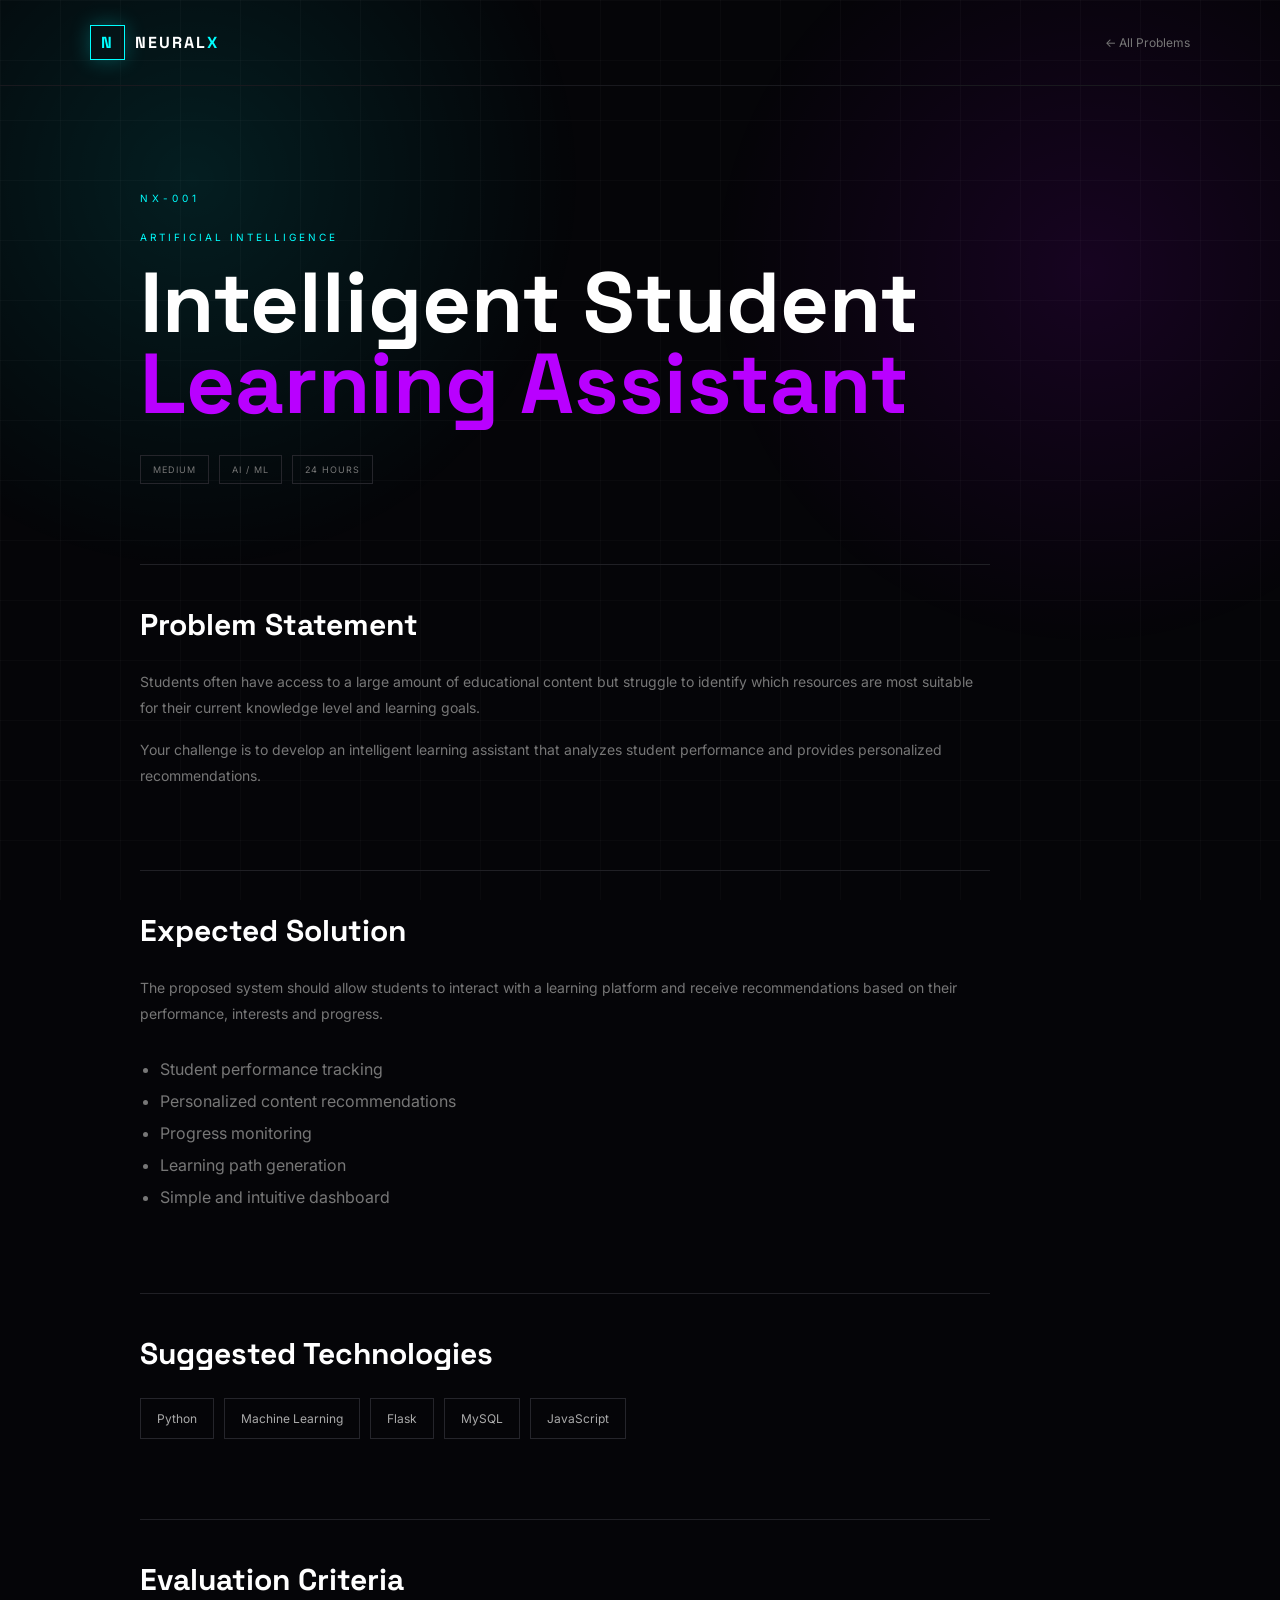
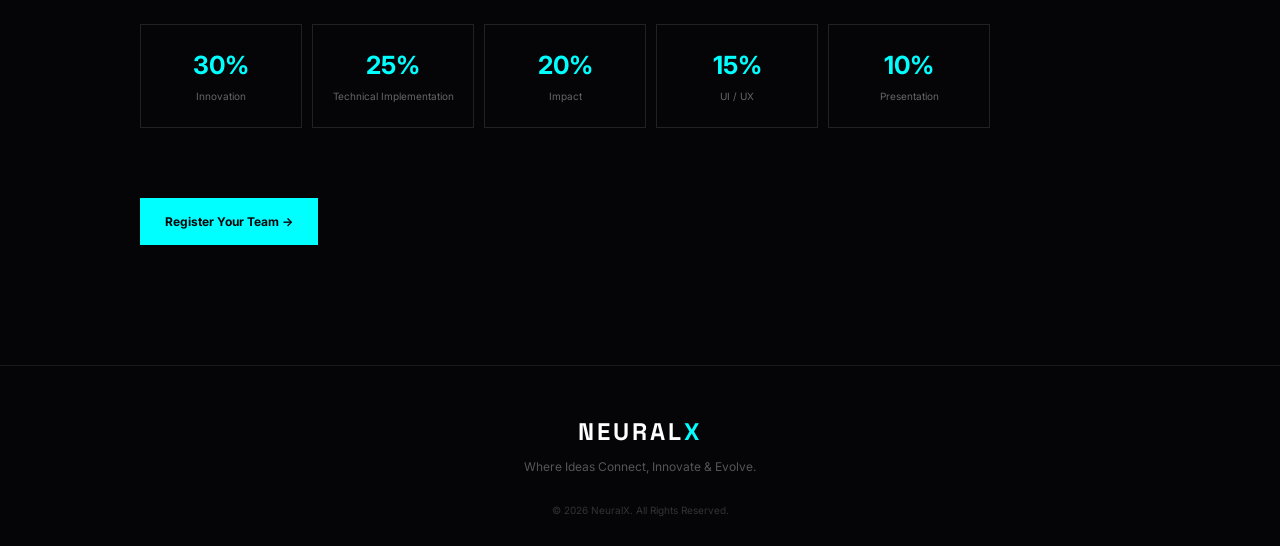
<file: pages/problem-details.html>
<!DOCTYPE html>
<html lang="en">

<head>

    <meta charset="UTF-8">

    <meta
        name="viewport"
        content="width=device-width, initial-scale=1.0"
    >

    <title>Problem Details | NeuralX</title>

    <link
        rel="stylesheet"
        href="../css/problems.css"
    >

    <link
        href="https://fonts.googleapis.com/css2?family=Inter:wght@400;500;600;700;800&family=Space+Grotesk:wght@400;500;600;700&display=swap"
        rel="stylesheet"
    >

</head>


<body>

    <div class="background-grid"></div>


    <header class="navbar">

        <a href="../index.html" class="logo">

            <span class="logo-symbol">
                N
            </span>

            <span>
                NEURAL<span>X</span>
            </span>

        </a>


        <a
            href="problems.html"
            class="back-button"
        >
            ← All Problems
        </a>

    </header>


    <main class="problem-details">

        <span class="section-label">
            NX-001
        </span>


        <div class="detail-domain">
            ARTIFICIAL INTELLIGENCE
        </div>


        <h1>
            Intelligent Student
            <span>Learning Assistant</span>
        </h1>


        <div class="detail-tags">

            <span>
                MEDIUM
            </span>

            <span>
                AI / ML
            </span>

            <span>
                24 HOURS
            </span>

        </div>


        <section class="detail-section">

            <h2>
                Problem Statement
            </h2>

            <p>
                Students often have access to a large amount
                of educational content but struggle to identify
                which resources are most suitable for their
                current knowledge level and learning goals.
            </p>

            <p>
                Your challenge is to develop an intelligent
                learning assistant that analyzes student
                performance and provides personalized
                recommendations.
            </p>

        </section>


        <section class="detail-section">

            <h2>
                Expected Solution
            </h2>

            <p>
                The proposed system should allow students
                to interact with a learning platform and
                receive recommendations based on their
                performance, interests and progress.
            </p>

            <ul>

                <li>
                    Student performance tracking
                </li>

                <li>
                    Personalized content recommendations
                </li>

                <li>
                    Progress monitoring
                </li>

                <li>
                    Learning path generation
                </li>

                <li>
                    Simple and intuitive dashboard
                </li>

            </ul>

        </section>


        <section class="detail-section">

            <h2>
                Suggested Technologies
            </h2>

            <div class="technology-list">

                <span>Python</span>

                <span>Machine Learning</span>

                <span>Flask</span>

                <span>MySQL</span>

                <span>JavaScript</span>

            </div>

        </section>


        <section class="detail-section evaluation">

            <h2>
                Evaluation Criteria
            </h2>

            <div class="evaluation-grid">

                <div>
                    <strong>
                        30%
                    </strong>

                    <span>
                        Innovation
                    </span>
                </div>


                <div>
                    <strong>
                        25%
                    </strong>

                    <span>
                        Technical Implementation
                    </span>
                </div>


                <div>
                    <strong>
                        20%
                    </strong>

                    <span>
                        Impact
                    </span>
                </div>


                <div>
                    <strong>
                        15%
                    </strong>

                    <span>
                        UI / UX
                    </span>
                </div>


                <div>
                    <strong>
                        10%
                    </strong>

                    <span>
                        Presentation
                    </span>
                </div>

            </div>

        </section>


        <div class="detail-register">

            <a href="register.html">
                Register Your Team →
            </a>

        </div>

    </main>


    <footer>

        <div class="footer-logo">
            NEURAL<span>X</span>
        </div>

        <p>
            Where Ideas Connect, Innovate & Evolve.
        </p>

        <div class="copyright">
            © 2026 NeuralX. All Rights Reserved.
        </div>

    </footer>

</body>

</html>
</file>
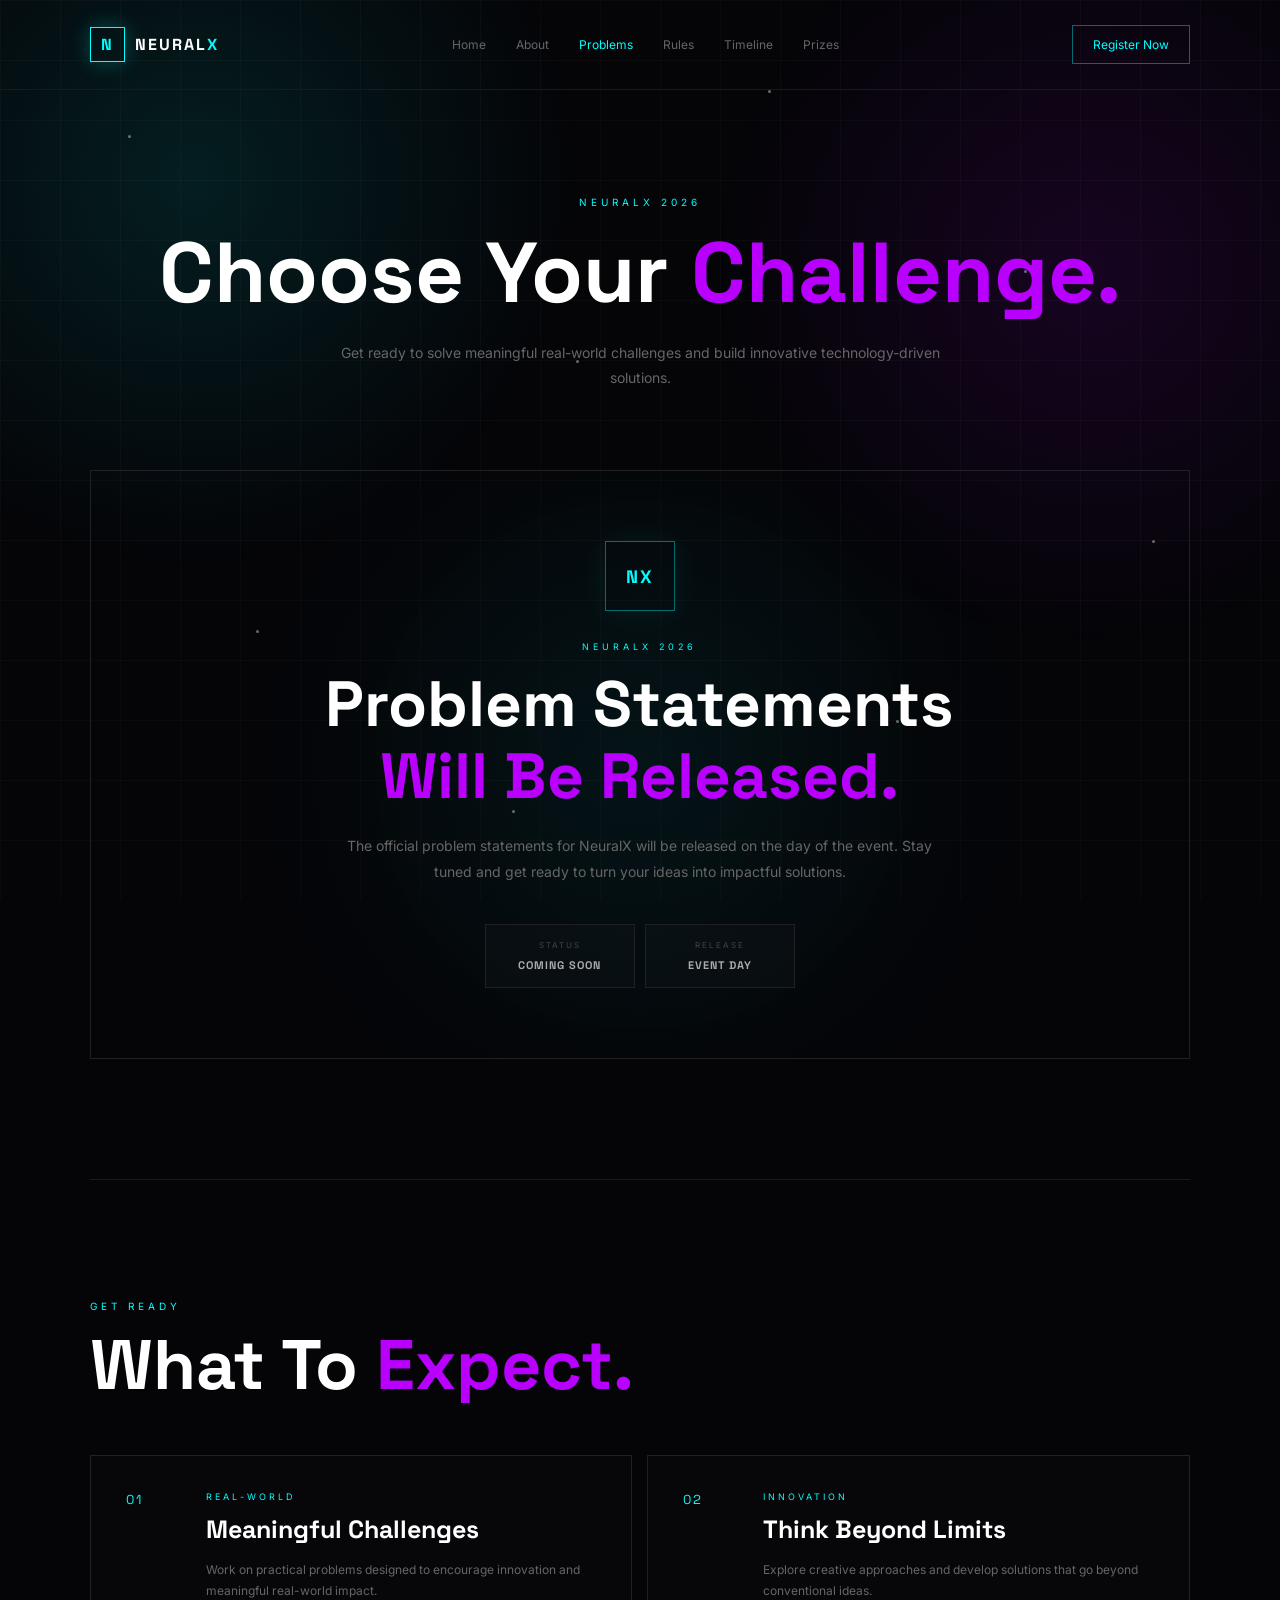
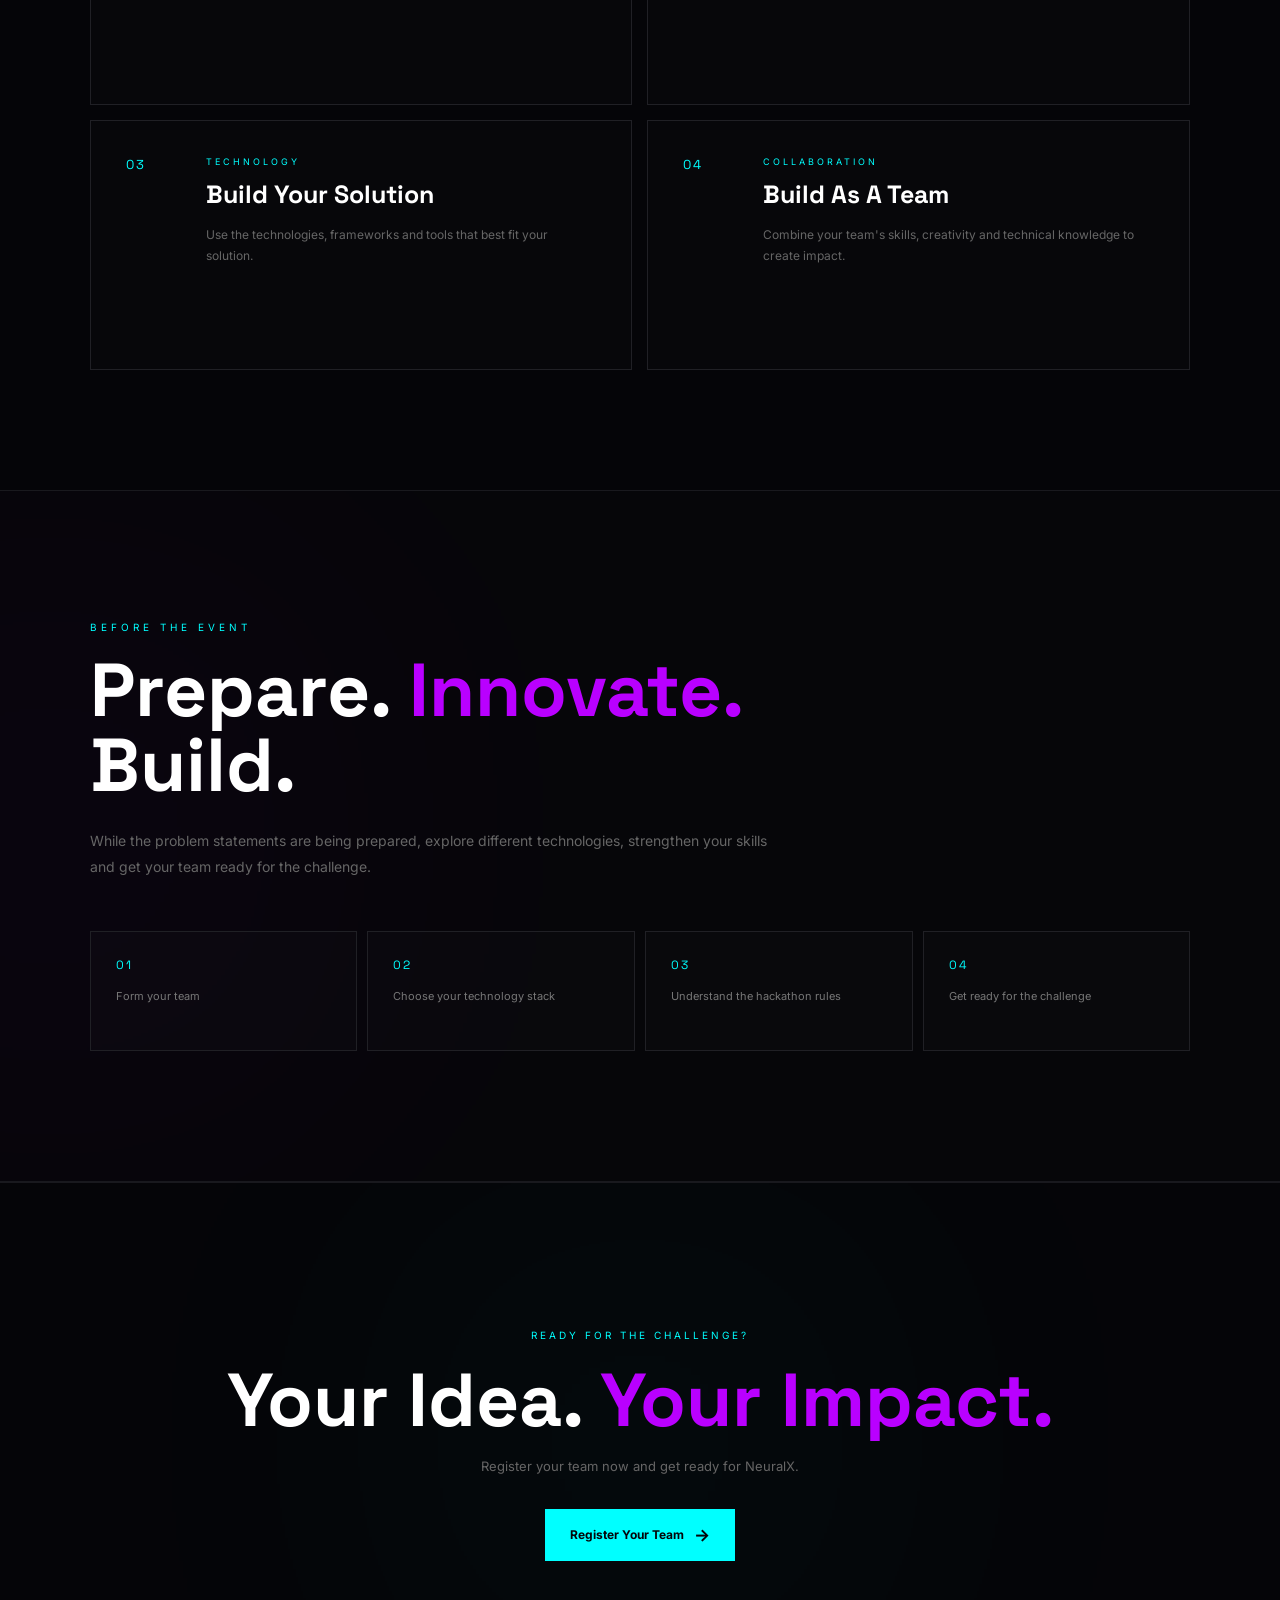
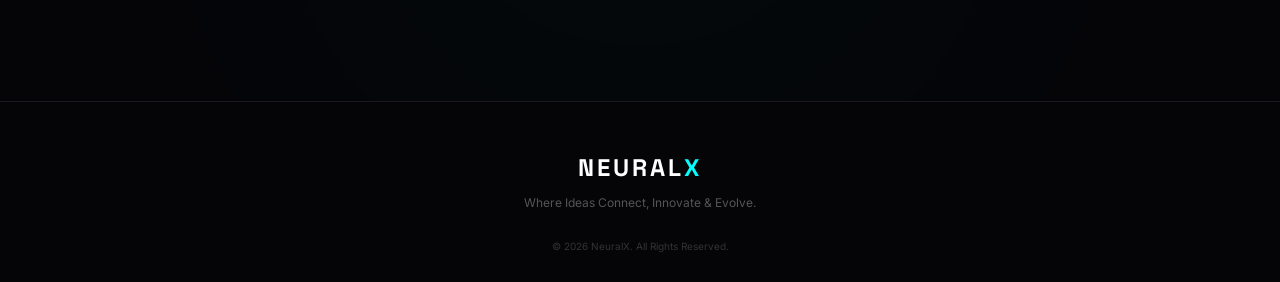
<file: pages/problems.html>
<!DOCTYPE html>
<html lang="en">

<head>

    <meta charset="UTF-8">

    <meta
        name="viewport"
        content="width=device-width, initial-scale=1.0"
    >

    <title>
        Problem Statements | NeuralX
    </title>


    <link
        rel="stylesheet"
        href="../css/problems.css"
    >


    <link
        href="https://fonts.googleapis.com/css2?family=Inter:wght@400;500;600;700;800&family=Space+Grotesk:wght@400;500;600;700&display=swap"
        rel="stylesheet"
    >

</head>


<body>


    <!-- ============================= -->
    <!-- BACKGROUND -->
    <!-- ============================= -->

    <div class="background-grid"></div>


    <div class="particles">

        <span></span>
        <span></span>
        <span></span>
        <span></span>
        <span></span>
        <span></span>
        <span></span>
        <span></span>

    </div>



    <!-- ============================= -->
    <!-- NAVBAR -->
    <!-- ============================= -->

    <header class="navbar">


        <a
            href="../index.html"
            class="logo"
        >

            <span class="logo-symbol">
                N
            </span>


            <span>
                NEURAL<span>X</span>
            </span>

        </a>



        <nav>

            <a href="../index.html">
                Home
            </a>


            <a href="../index.html#about">
                About
            </a>


            <a
                href="problems.html"
                class="active"
            >
                Problems
            </a>


            <a href="rules.html">
                Rules
            </a>


            <a href="../index.html#timeline">
                Timeline
            </a>


            <a href="../index.html#prizes">
                Prizes
            </a>

        </nav>



        <a
            href="register.html"
            class="register-button"
        >
            Register Now
        </a>

    </header>



    <!-- ============================= -->
    <!-- PAGE HEADER -->
    <!-- ============================= -->

    <section class="problem-header">


        <span class="section-label">
            NEURALX 2026
        </span>


        <h1>

            Choose Your
            <span>Challenge.</span>

        </h1>


        <p>

            Get ready to solve meaningful
            real-world challenges and build
            innovative technology-driven solutions.

        </p>

    </section>



    <!-- ============================= -->
    <!-- PROBLEM STATEMENT SECTION -->
    <!-- ============================= -->

    <section class="problem-section">


        <div class="problem-release">


            <!-- ICON -->

            <div class="release-icon">

                <span>
                    NX
                </span>

            </div>



            <!-- LABEL -->

            <span class="release-label">

                NEURALX 2026

            </span>



            <!-- TITLE -->

            <h2>

                Problem Statements

                <span>
                    Will Be Released.
                </span>

            </h2>



            <!-- DESCRIPTION -->

            <p>

                The official problem statements
                for NeuralX will be released
                on the day of the event.

                Stay tuned and get ready to
                turn your ideas into impactful
                solutions.

            </p>



            <!-- INFORMATION -->

            <div class="release-info">


                <div>

                    <span>
                        STATUS
                    </span>

                    <strong>
                        COMING SOON
                    </strong>

                </div>



                <div>

                    <span>
                        RELEASE
                    </span>

                    <strong>
                        EVENT DAY
                    </strong>

                </div>


            </div>


        </div>


    </section>



    <!-- ============================= -->
    <!-- WHAT TO EXPECT -->
    <!-- ============================= -->

    <section class="expect-section">


        <div class="expect-header">

            <span>
                GET READY
            </span>


            <h2>

                What To
                <span>Expect.</span>

            </h2>

        </div>



        <div class="expect-grid">


            <!-- CARD 01 -->

            <div class="expect-card">


                <div class="expect-number">
                    01
                </div>


                <div>

                    <span class="expect-label">
                        REAL-WORLD
                    </span>


                    <h3>
                        Meaningful Challenges
                    </h3>


                    <p>

                        Work on practical problems
                        designed to encourage
                        innovation and meaningful
                        real-world impact.

                    </p>

                </div>

            </div>



            <!-- CARD 02 -->

            <div class="expect-card">


                <div class="expect-number">
                    02
                </div>


                <div>

                    <span class="expect-label">
                        INNOVATION
                    </span>


                    <h3>
                        Think Beyond Limits
                    </h3>


                    <p>

                        Explore creative approaches
                        and develop solutions that
                        go beyond conventional ideas.

                    </p>

                </div>

            </div>



            <!-- CARD 03 -->

            <div class="expect-card">


                <div class="expect-number">
                    03
                </div>


                <div>

                    <span class="expect-label">
                        TECHNOLOGY
                    </span>


                    <h3>
                        Build Your Solution
                    </h3>


                    <p>

                        Use the technologies,
                        frameworks and tools that
                        best fit your solution.

                    </p>

                </div>

            </div>



            <!-- CARD 04 -->

            <div class="expect-card">


                <div class="expect-number">
                    04
                </div>


                <div>

                    <span class="expect-label">
                        COLLABORATION
                    </span>


                    <h3>
                        Build As A Team
                    </h3>


                    <p>

                        Combine your team's skills,
                        creativity and technical
                        knowledge to create impact.

                    </p>

                </div>

            </div>


        </div>


    </section>



    <!-- ============================= -->
    <!-- PREPARATION SECTION -->
    <!-- ============================= -->

    <section class="prepare-section">


        <div class="prepare-content">


            <span class="section-label">
                BEFORE THE EVENT
            </span>


            <h2>

                Prepare.
                <span>Innovate.</span>
                Build.

            </h2>


            <p>

                While the problem statements are
                being prepared, explore different
                technologies, strengthen your skills
                and get your team ready for the
                challenge.

            </p>


            <div class="prepare-points">


                <div>

                    <span>
                        01
                    </span>

                    <p>
                        Form your team
                    </p>

                </div>


                <div>

                    <span>
                        02
                    </span>

                    <p>
                        Choose your technology stack
                    </p>

                </div>


                <div>

                    <span>
                        03
                    </span>

                    <p>
                        Understand the hackathon rules
                    </p>

                </div>


                <div>

                    <span>
                        04
                    </span>

                    <p>
                        Get ready for the challenge
                    </p>

                </div>


            </div>


        </div>


    </section>



    <!-- ============================= -->
    <!-- CTA -->
    <!-- ============================= -->

    <section class="problem-cta">


        <span>
            READY FOR THE CHALLENGE?
        </span>


        <h2>

            Your Idea.
            <span>Your Impact.</span>

        </h2>


        <p>

            Register your team now and
            get ready for NeuralX.

        </p>


        <a href="register.html">

            Register Your Team
            <span>→</span>

        </a>


    </section>



    <!-- ============================= -->
    <!-- FOOTER -->
    <!-- ============================= -->

    <footer>


        <div class="footer-logo">

            NEURAL<span>X</span>

        </div>


        <p>

            Where Ideas Connect,
            Innovate &amp; Evolve.

        </p>


        <div class="copyright">

            © 2026 NeuralX.
            All Rights Reserved.

        </div>


    </footer>



</body>

</html>
</file>
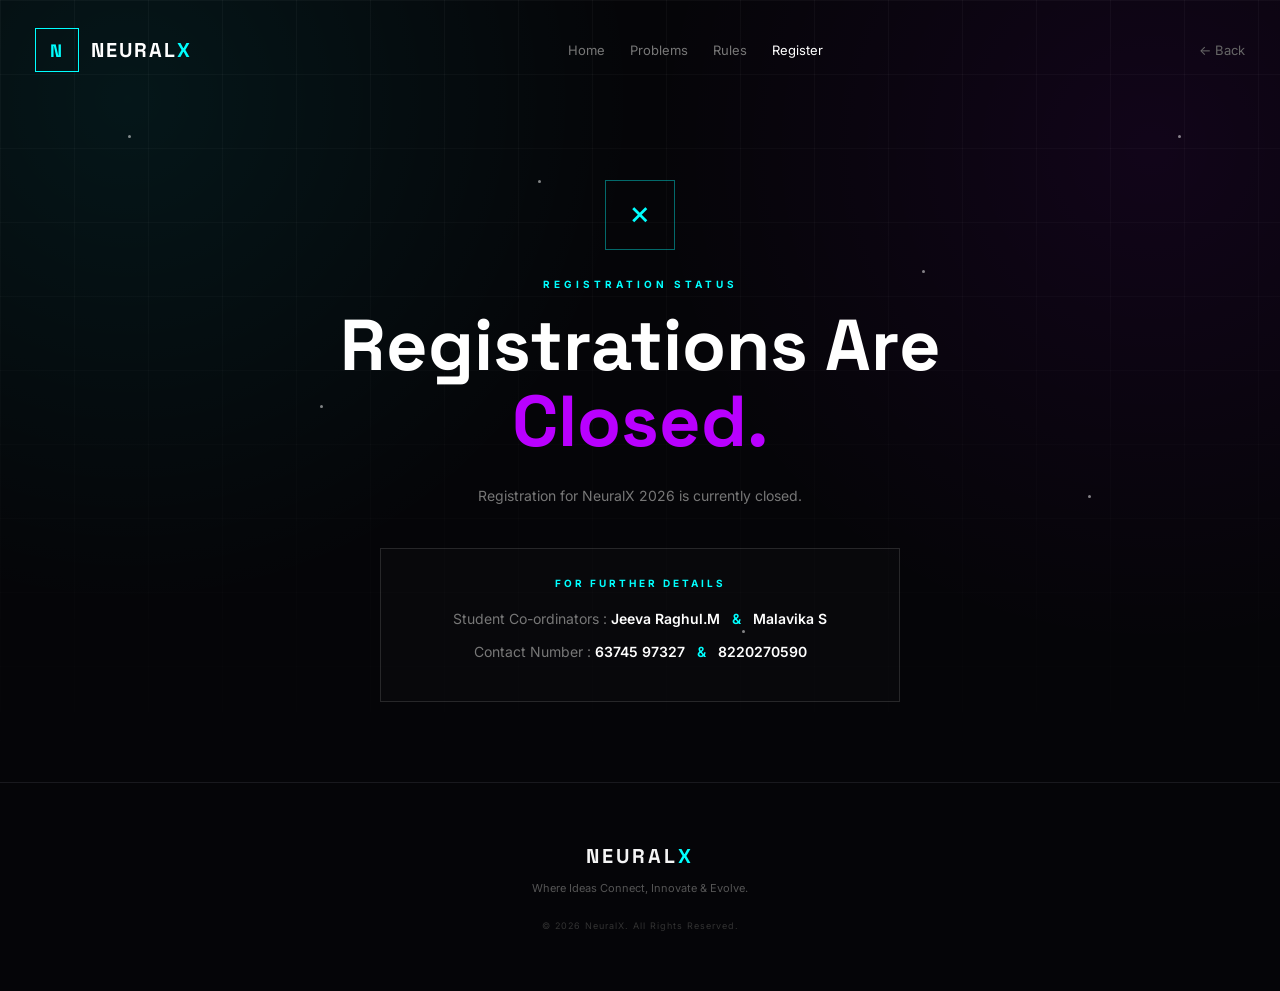
<file: pages/register.html>
<!DOCTYPE html>
<html lang="en">

<head>

    <meta charset="UTF-8">

    <meta
        name="viewport"
        content="width=device-width, initial-scale=1.0"
    >

    <title>Register | NeuralX</title>

    <link
        rel="stylesheet"
        href="../css/register.css"
    >

    <link
        href="https://fonts.googleapis.com/css2?family=Inter:wght@400;500;600;700;800&family=Space+Grotesk:wght@400;500;600;700&display=swap"
        rel="stylesheet"
    >

</head>


<body class="registration-closed">


    <!-- ============================= -->
    <!-- BACKGROUND -->
    <!-- ============================= -->

    <div class="background-grid"></div>

    <div class="particles">

        <span></span>
        <span></span>
        <span></span>
        <span></span>
        <span></span>
        <span></span>
        <span></span>

    </div>


    <!-- ============================= -->
    <!-- NAVBAR -->
    <!-- ============================= -->

    <header class="navbar">

        <a
            href="../index.html"
            class="logo"
        >

            <span class="logo-symbol">
                N
            </span>

            <span>
                NEURAL<span>X</span>
            </span>

        </a>


        <nav>

            <a href="../index.html">
                Home
            </a>

            <a href="problems.html">
                Problems
            </a>

            <a href="rules.html">
                Rules
            </a>

            <a
                href="register.html"
                class="active"
            >
                Register
            </a>

        </nav>


        <a
            href="../index.html"
            class="back-button"
        >
            ← Back
        </a>

    </header>


    <!-- ============================= -->
    <!-- REGISTRATION CLOSED -->
    <!-- ============================= -->

    <main class="registration-closed-page">


        <div class="closed-icon">
            ×
        </div>


        <span class="closed-label">
            REGISTRATION STATUS
        </span>


        <h1>
            Registrations Are
            <strong>Closed.</strong>
        </h1>


        <p class="closed-description">
            Registration for NeuralX 2026 is currently closed.
        </p>


        <!-- ============================= -->
        <!-- COORDINATOR DETAILS -->
        <!-- ============================= -->

        <div class="coordinator-section">

            <span class="coordinator-title">
                FOR FURTHER DETAILS
            </span>


            <p>
                Student Co-ordinators :
                <strong>Jeeva Raghul.M</strong>
                <span class="coordinator-separator">
                    &
                </span>
                <strong>Malavika S</strong>
            </p>


            <p>
                Contact Number :
                <strong>63745 97327</strong>
                <span class="coordinator-separator">
                    &
                </span>
                <strong>8220270590</strong>
            </p>

        </div>


    </main>


    <!-- ============================= -->
    <!-- FOOTER -->
    <!-- ============================= -->

    <footer>

        <div class="footer-logo">
            NEURAL<span>X</span>
        </div>


        <p>
            Where Ideas Connect,
            Innovate &amp; Evolve.
        </p>


        <div class="copyright">
            © 2026 NeuralX.
            All Rights Reserved.
        </div>

    </footer>


</body>

</html>
</file>
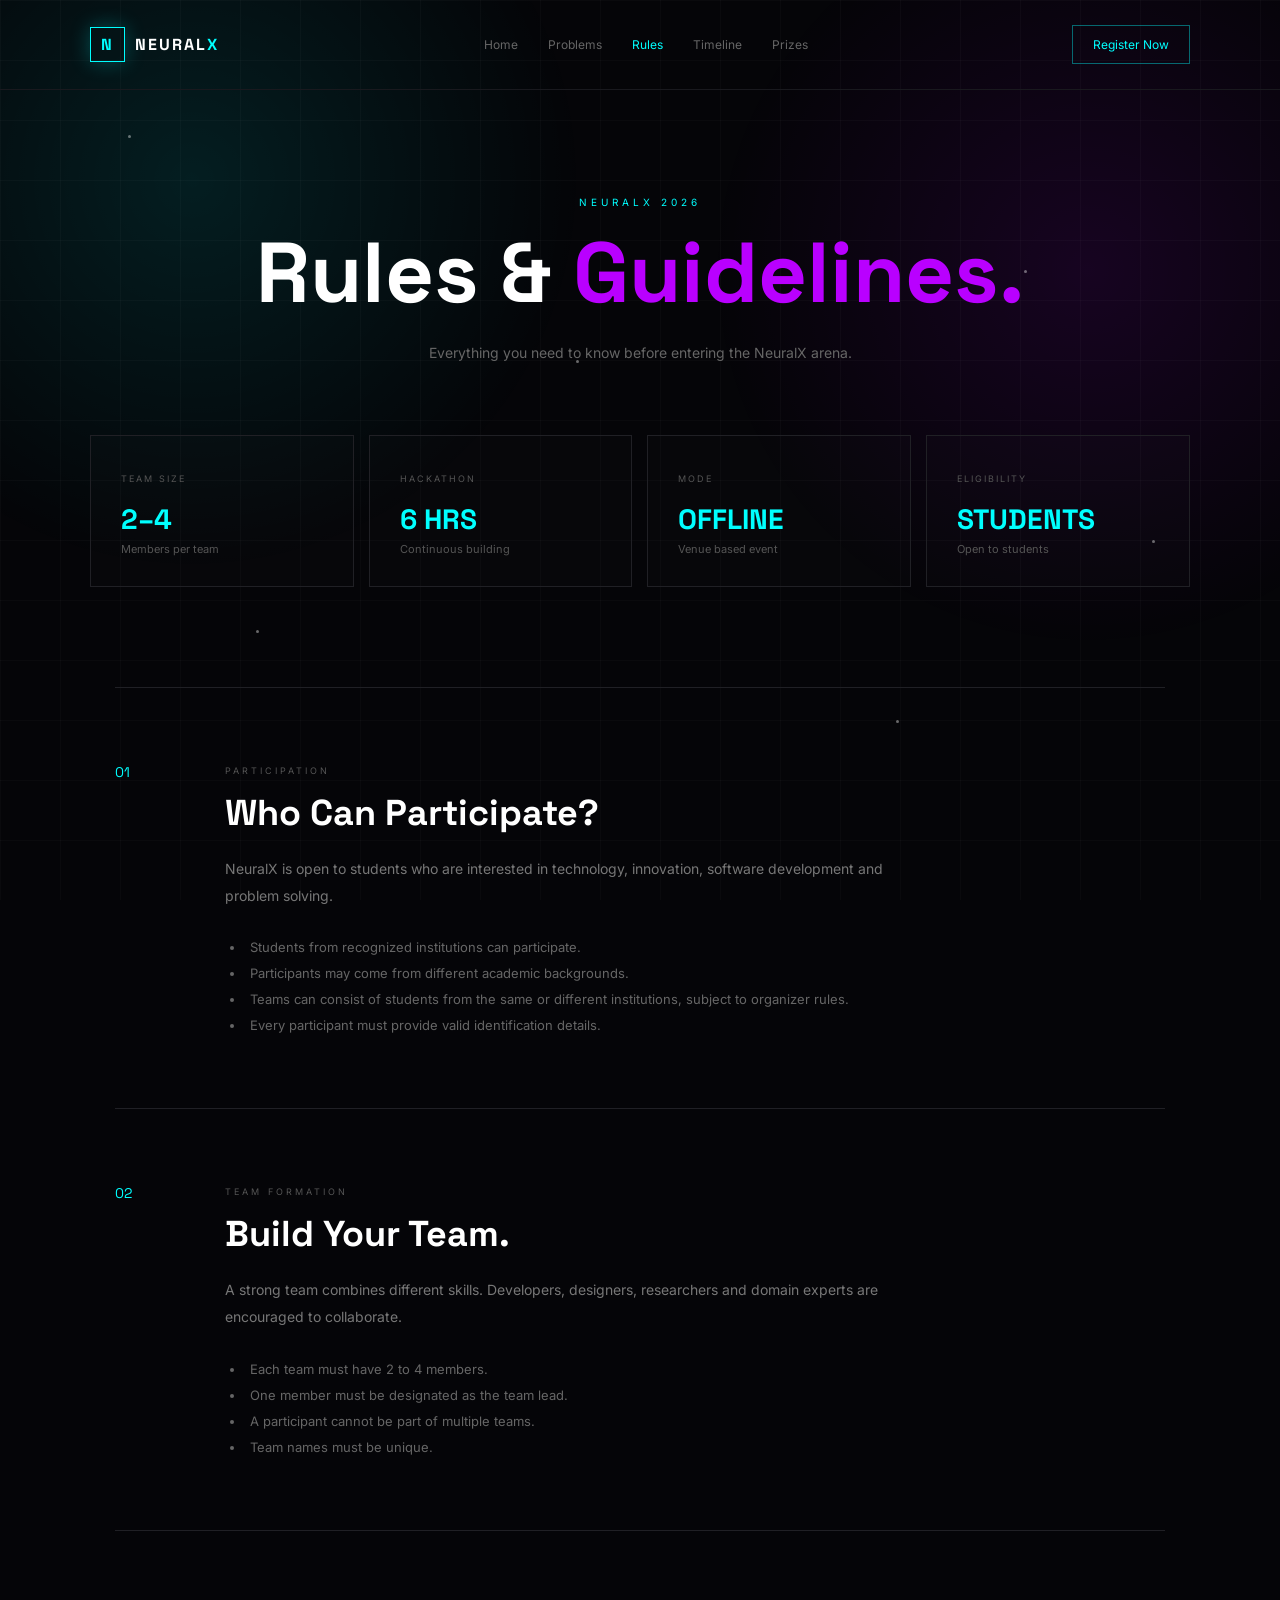
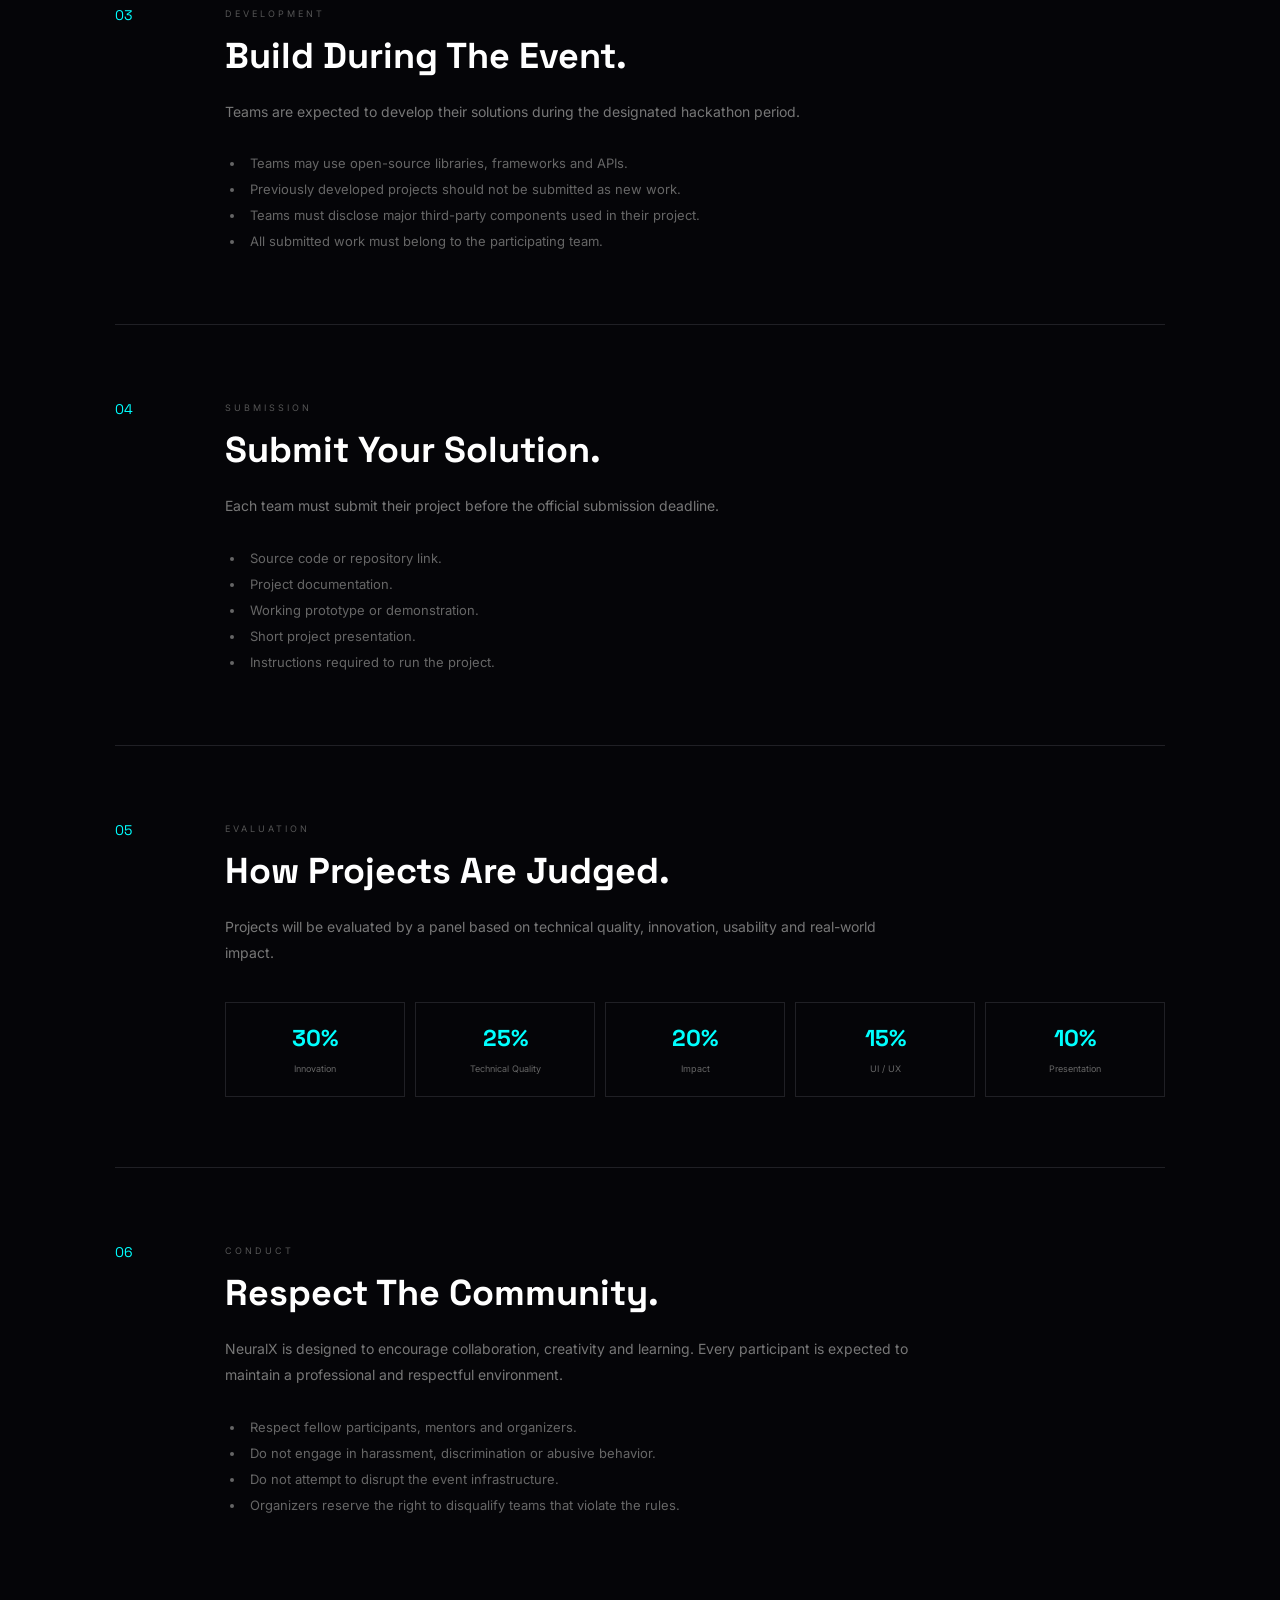
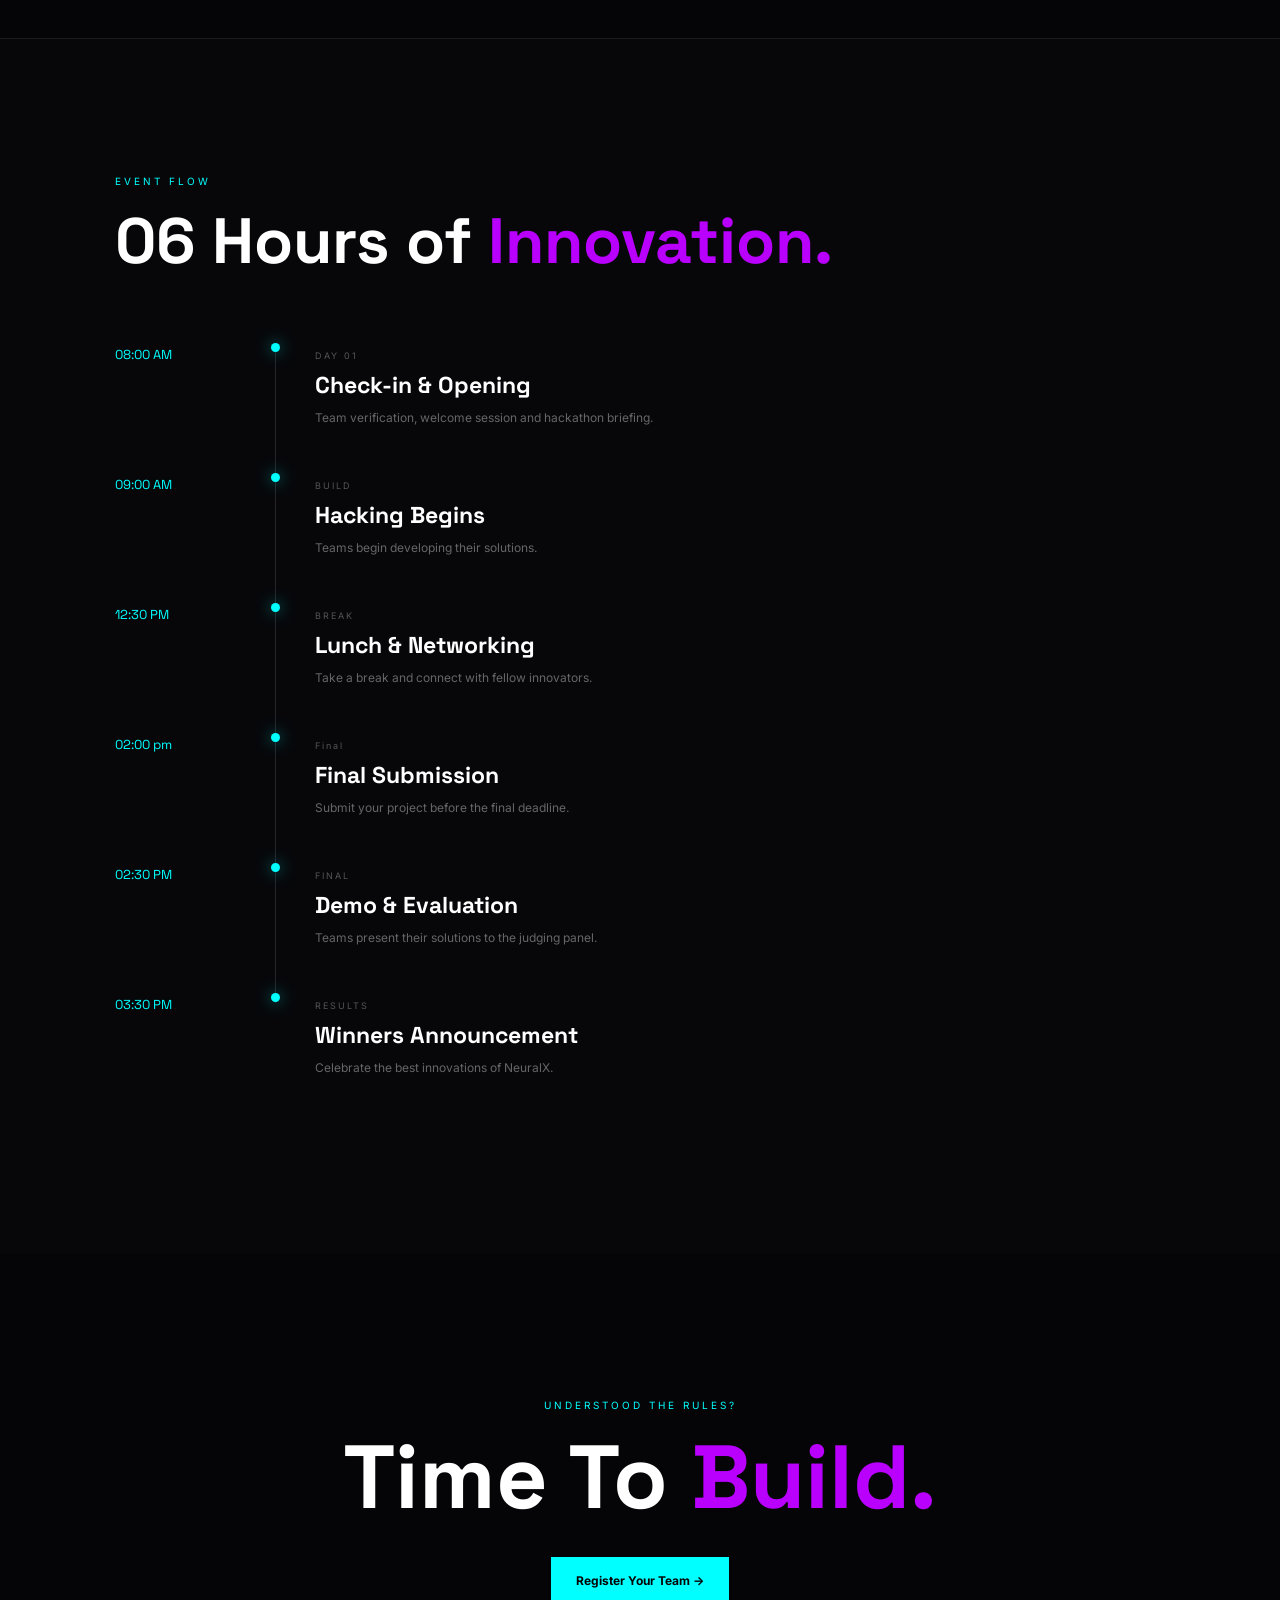
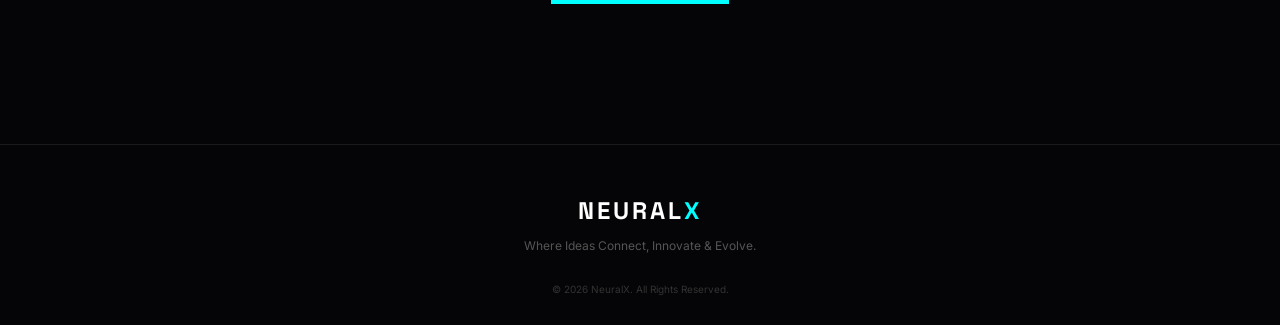
<file: pages/rules.html>
<!DOCTYPE html>
<html lang="en">

<head>

    <meta charset="UTF-8">

    <meta
        name="viewport"
        content="width=device-width, initial-scale=1.0"
    >

    <title>Rules & Guidelines | NeuralX</title>

    <link
        rel="stylesheet"
        href="../css/rules.css"
    >

    <link
        href="https://fonts.googleapis.com/css2?family=Inter:wght@400;500;600;700;800&family=Space+Grotesk:wght@400;500;600;700&display=swap"
        rel="stylesheet"
    >

</head>


<body>

    <div class="background-grid"></div>

    <div class="particles">

        <span></span>
        <span></span>
        <span></span>
        <span></span>
        <span></span>
        <span></span>

    </div>


    <!-- NAVBAR -->

    <header class="navbar">

        <a
            href="../index.html"
            class="logo"
        >

            <span class="logo-symbol">
                N
            </span>

            <span>
                NEURAL<span>X</span>
            </span>

        </a>


        <nav>

            <a href="../index.html">
                Home
            </a>

            <a href="problems.html">
                Problems
            </a>

            <a
                href="rules.html"
                class="active"
            >
                Rules
            </a>

            <a href="../index.html#timeline">
                Timeline
            </a>

            <a href="../index.html#prizes">
                Prizes
            </a>

        </nav>


        <a
            href="register.html"
            class="register-button"
        >
            Register Now
        </a>

    </header>


    <!-- PAGE HEADER -->

    <section class="page-header">

        <span class="section-label">
            NEURALX 2026
        </span>

        <h1>
            Rules &
            <span>Guidelines.</span>
        </h1>

        <p>
            Everything you need to know before
            entering the NeuralX arena.
        </p>

    </section>


    <!-- QUICK INFORMATION -->

    <section class="quick-info">

        <div class="info-card">

            <span>TEAM SIZE</span>

            <strong>
                2–4
            </strong>

            <p>
                Members per team
            </p>

        </div>


        <div class="info-card">

            <span>HACKATHON</span>

            <strong>
                6 HRS
            </strong>

            <p>
                Continuous building
            </p>

        </div>


        <div class="info-card">

            <span>MODE</span>

            <strong>
                OFFLINE
            </strong>

            <p>
                Venue based event
            </p>

        </div>


        <div class="info-card">

            <span>ELIGIBILITY</span>

            <strong>
                STUDENTS
            </strong>

            <p>
                Open to students
            </p>

        </div>

    </section>


    <!-- MAIN RULES -->

    <main class="rules-container">


        <!-- ELIGIBILITY -->

        <section class="rule-section">

            <div class="rule-number">
                01
            </div>

            <div class="rule-content">

                <span class="rule-label">
                    PARTICIPATION
                </span>

                <h2>
                    Who Can Participate?
                </h2>

                <p>
                    NeuralX is open to students who are
                    interested in technology, innovation,
                    software development and problem solving.
                </p>

                <ul>

                    <li>
                        Students from recognized institutions
                        can participate.
                    </li>

                    <li>
                        Participants may come from different
                        academic backgrounds.
                    </li>

                    <li>
                        Teams can consist of students from
                        the same or different institutions,
                        subject to organizer rules.
                    </li>

                    <li>
                        Every participant must provide
                        valid identification details.
                    </li>

                </ul>

            </div>

        </section>


        <!-- TEAM -->

        <section class="rule-section">

            <div class="rule-number">
                02
            </div>

            <div class="rule-content">

                <span class="rule-label">
                    TEAM FORMATION
                </span>

                <h2>
                    Build Your Team.
                </h2>

                <p>
                    A strong team combines different skills.
                    Developers, designers, researchers and
                    domain experts are encouraged to collaborate.
                </p>

                <ul>

                    <li>
                        Each team must have 2 to 4 members.
                    </li>

                    <li>
                        One member must be designated as
                        the team lead.
                    </li>

                    <li>
                        A participant cannot be part of
                        multiple teams.
                    </li>

                    <li>
                        Team names must be unique.
                    </li>

                </ul>

            </div>

        </section>


        <!-- DEVELOPMENT -->

        <section class="rule-section">

            <div class="rule-number">
                03
            </div>

            <div class="rule-content">

                <span class="rule-label">
                    DEVELOPMENT
                </span>

                <h2>
                    Build During The Event.
                </h2>

                <p>
                    Teams are expected to develop their
                    solutions during the designated hackathon
                    period.
                </p>

                <ul>

                    <li>
                        Teams may use open-source libraries,
                        frameworks and APIs.
                    </li>

                    <li>
                        Previously developed projects should
                        not be submitted as new work.
                    </li>

                    <li>
                        Teams must disclose major third-party
                        components used in their project.
                    </li>

                    <li>
                        All submitted work must belong to
                        the participating team.
                    </li>

                </ul>

            </div>

        </section>


        <!-- SUBMISSION -->

        <section class="rule-section">

            <div class="rule-number">
                04
            </div>

            <div class="rule-content">

                <span class="rule-label">
                    SUBMISSION
                </span>

                <h2>
                    Submit Your Solution.
                </h2>

                <p>
                    Each team must submit their project
                    before the official submission deadline.
                </p>

                <ul>

                    <li>
                        Source code or repository link.
                    </li>

                    <li>
                        Project documentation.
                    </li>

                    <li>
                        Working prototype or demonstration.
                    </li>

                    <li>
                        Short project presentation.
                    </li>

                    <li>
                        Instructions required to run the project.
                    </li>

                </ul>

            </div>

        </section>


        <!-- JUDGING -->

        <section class="rule-section">

            <div class="rule-number">
                05
            </div>

            <div class="rule-content">

                <span class="rule-label">
                    EVALUATION
                </span>

                <h2>
                    How Projects Are Judged.
                </h2>

                <p>
                    Projects will be evaluated by a panel
                    based on technical quality, innovation,
                    usability and real-world impact.
                </p>


                <div class="criteria-grid">

                    <div>

                        <strong>
                            30%
                        </strong>

                        <span>
                            Innovation
                        </span>

                    </div>


                    <div>

                        <strong>
                            25%
                        </strong>

                        <span>
                            Technical Quality
                        </span>

                    </div>


                    <div>

                        <strong>
                            20%
                        </strong>

                        <span>
                            Impact
                        </span>

                    </div>


                    <div>

                        <strong>
                            15%
                        </strong>

                        <span>
                            UI / UX
                        </span>

                    </div>


                    <div>

                        <strong>
                            10%
                        </strong>

                        <span>
                            Presentation
                        </span>

                    </div>

                </div>

            </div>

        </section>


        <!-- CODE OF CONDUCT -->

        <section class="rule-section">

            <div class="rule-number">
                06
            </div>

            <div class="rule-content">

                <span class="rule-label">
                    CONDUCT
                </span>

                <h2>
                    Respect The Community.
                </h2>

                <p>
                    NeuralX is designed to encourage
                    collaboration, creativity and learning.
                    Every participant is expected to maintain
                    a professional and respectful environment.
                </p>

                <ul>

                    <li>
                        Respect fellow participants,
                        mentors and organizers.
                    </li>

                    <li>
                        Do not engage in harassment,
                        discrimination or abusive behavior.
                    </li>

                    <li>
                        Do not attempt to disrupt the
                        event infrastructure.
                    </li>

                    <li>
                        Organizers reserve the right to
                        disqualify teams that violate the rules.
                    </li>

                </ul>

            </div>

        </section>

    </main>


    <!-- TIMELINE -->

    <section class="event-schedule">

        <div class="schedule-header">

            <span>
                EVENT FLOW
            </span>

            <h2>
                06 Hours of
                <span>Innovation.</span>
            </h2>

        </div>


        <div class="schedule">


            <div class="schedule-item">

                <div class="schedule-time">
                    08:00 AM
                </div>

                <div class="schedule-line">
                    <span></span>
                </div>

                <div class="schedule-content">

                    <span>
                        DAY 01
                    </span>

                    <h3>
                        Check-in & Opening
                    </h3>

                    <p>
                        Team verification, welcome session
                        and hackathon briefing.
                    </p>

                </div>

            </div>


            <div class="schedule-item">

                <div class="schedule-time">
                    09:00 AM
                </div>

                <div class="schedule-line">
                    <span></span>
                </div>

                <div class="schedule-content">

                    <span>
                        BUILD
                    </span>

                    <h3>
                        Hacking Begins
                    </h3>

                    <p>
                        Teams begin developing their solutions.
                    </p>

                </div>

            </div>


            <div class="schedule-item">

                <div class="schedule-time">
                    12:30 PM
                </div>

                <div class="schedule-line">
                    <span></span>
                </div>

                <div class="schedule-content">

                    <span>
                        BREAK
                    </span>

                    <h3>
                        Lunch & Networking
                    </h3>

                    <p>
                        Take a break and connect with
                        fellow innovators.
                    </p>

                </div>

            </div>



            <div class="schedule-item">

                <div class="schedule-time">
                    02:00 pm
                </div>

                <div class="schedule-line">
                    <span></span>
                </div>

                <div class="schedule-content">

                    <span>
                        Final
                    </span>

                    <h3>
                        Final Submission
                    </h3>

                    <p>
                        Submit your project before the
                        final deadline.
                    </p>

                </div>

            </div>


            <div class="schedule-item">

                <div class="schedule-time">
                    02:30 PM
                </div>

                <div class="schedule-line">
                    <span></span>
                </div>

                <div class="schedule-content">

                    <span>
                        FINAL
                    </span>

                    <h3>
                        Demo & Evaluation
                    </h3>

                    <p>
                        Teams present their solutions
                        to the judging panel.
                    </p>

                </div>

            </div>


            <div class="schedule-item">

                <div class="schedule-time">
                    03:30 PM
                </div>

                <div class="schedule-line">
                    <span></span>
                </div>

                <div class="schedule-content">

                    <span>
                        RESULTS
                    </span>

                    <h3>
                        Winners Announcement
                    </h3>

                    <p>
                        Celebrate the best innovations
                        of NeuralX.
                    </p>

                </div>

            </div>

        </div>

    </section>


    <!-- CTA -->

    <section class="rules-cta">

        <span>
            UNDERSTOOD THE RULES?
        </span>

        <h2>
            Time To
            <span>Build.</span>
        </h2>

        <a href="register.html">
            Register Your Team →
        </a>

    </section>


    <!-- FOOTER -->

    <footer>

        <div class="footer-logo">
            NEURAL<span>X</span>
        </div>

        <p>
            Where Ideas Connect, Innovate & Evolve.
        </p>

        <div class="copyright">
            © 2026 NeuralX. All Rights Reserved.
        </div>

    </footer>

</body>

</html>
</file>
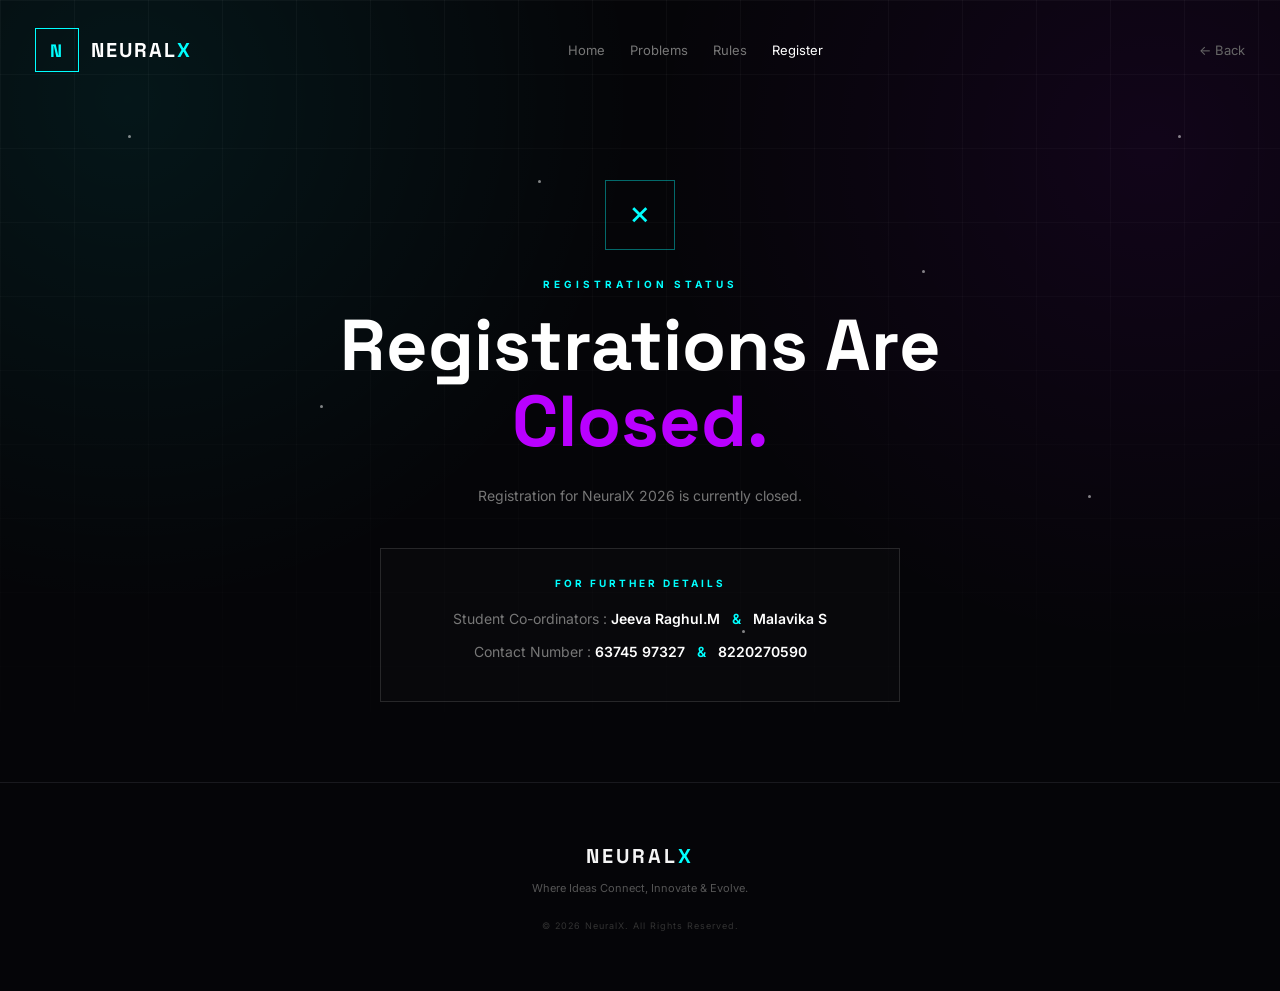
<file: pages/success.html>
<!DOCTYPE html>
<html lang="en">

<head>

    <meta charset="UTF-8">

    <meta
        name="viewport"
        content="width=device-width, initial-scale=1.0"
    >

    <title>
        Registration Successful | NeuralX
    </title>

    <link
        rel="stylesheet"
        href="../css/success.css"
    >

</head>


<body>


    <!-- Background -->

    <div class="background-grid"></div>

    <div class="glow glow-one"></div>
    <div class="glow glow-two"></div>


    <!-- Success Container -->

    <main class="success-container">


        <!-- NeuralX -->

        <div class="logo">

            NEURAL<span>X</span>

        </div>


        <!-- Success Icon -->

        <div class="success-icon">

            ✓

        </div>


        <!-- Heading -->

        <h1>
            Registration Successful
        </h1>


        <p class="success-description">

            Congratulations!
            Your team has been successfully
            registered for NeuralX 2026.

        </p>


        <!-- Team Details -->

        <div class="team-card">


            <div class="card-title">

                TEAM DETAILS

            </div>


            <div class="detail-row">

                <span>
                    Team Name
                </span>

                <strong id="teamName">
                    —
                </strong>

            </div>


            <div class="detail-row">

                <span>
                    Team Code
                </span>

                <strong
                    id="teamCode"
                    class="team-code"
                >
                    —
                </strong>

            </div>


            <div class="detail-row">

                <span>
                    Track
                </span>

                <strong id="track">
                    —
                </strong>

            </div>


            <div class="detail-row">

                <span>
                    Team Size
                </span>

                <strong id="teamSize">
                    —
                </strong>

            </div>


        </div>


        <!-- Event Details -->

        <div class="event-card">


            <div class="card-title">

                EVENT DETAILS

            </div>


            <div class="event-details">

                <div>

                    <span>
                        DATE
                    </span>

                    <strong>
                        24 August 2026
                    </strong>

                </div>


                <div>

                    <span>
                        TIME
                    </span>

                    <strong>
                        8:00 AM
                    </strong>

                </div>


                <div>

                    <span>
                        VENUE
                    </span>

                    <strong>
                        SIMATS ENGINEERING
                    </strong>

                </div>

            </div>


        </div>


        <!-- Important Message -->

        <div class="important-message">

            <strong>
                Important
            </strong>

            <p>

                Please save your Team Code.
                It will be required for
                team identification and
                event-related communication.

            </p>

        </div>


        <!-- WhatsApp -->

        <div class="whatsapp-section">


            <h2>
                Join the Official WhatsApp Group
            </h2>


            <p>

                Join the NeuralX 2026 WhatsApp group
                for important announcements,
                updates and event communication.

            </p>


            <a
                id="whatsappButton"
                href="#"
                target="_blank"
                rel="noopener noreferrer"
                class="whatsapp-button"
            >

                JOIN WHATSAPP GROUP

                <span>
                    →
                </span>

            </a>


        </div>


        <!-- Organizer -->

        <div class="organizer">

            Organized by

            <strong>
                Department of Medical Electronics
            </strong>

            <span>
                SIMATS ENGINEERING
            </span>

        </div>


        <!-- Back -->

        <a
            href="../index.html"
            class="home-link"
        >

            ← Back to NeuralX

        </a>


    </main>


    <script>

        /*
            Get registration data saved by register.js
        */

        const savedData =
            sessionStorage.getItem(
                "neuralXRegistration"
            );


        /*
            If someone directly opens success.html
            without registering, send them back
            to the registration page.
        */

        if (!savedData) {

            window.location.href =
                "/pages/register.html";

        }


        else {

            const data =
                JSON.parse(savedData);


            document.getElementById(
                "teamName"
            ).textContent =
                data.teamName || "—";


            document.getElementById(
                "teamCode"
            ).textContent =
                data.teamId || "—";


            document.getElementById(
                "track"
            ).textContent =
                data.track || "—";


            document.getElementById(
                "teamSize"
            ).textContent =
                data.teamSize || "—";

        }


        /*
            WhatsApp group link

            REPLACE THIS WITH YOUR ACTUAL
            WHATSAPP GROUP INVITATION LINK.
        */

        const whatsappGroupLink =
            "https://chat.whatsapp.com/IKhZ1uWzwlIKhHKzMvDnxW?s=sh&p=a&ilr=0";


        document.getElementById(
            "whatsappButton"
        ).href =
            whatsappGroupLink;

    </script>


</body>

</html>
</file>
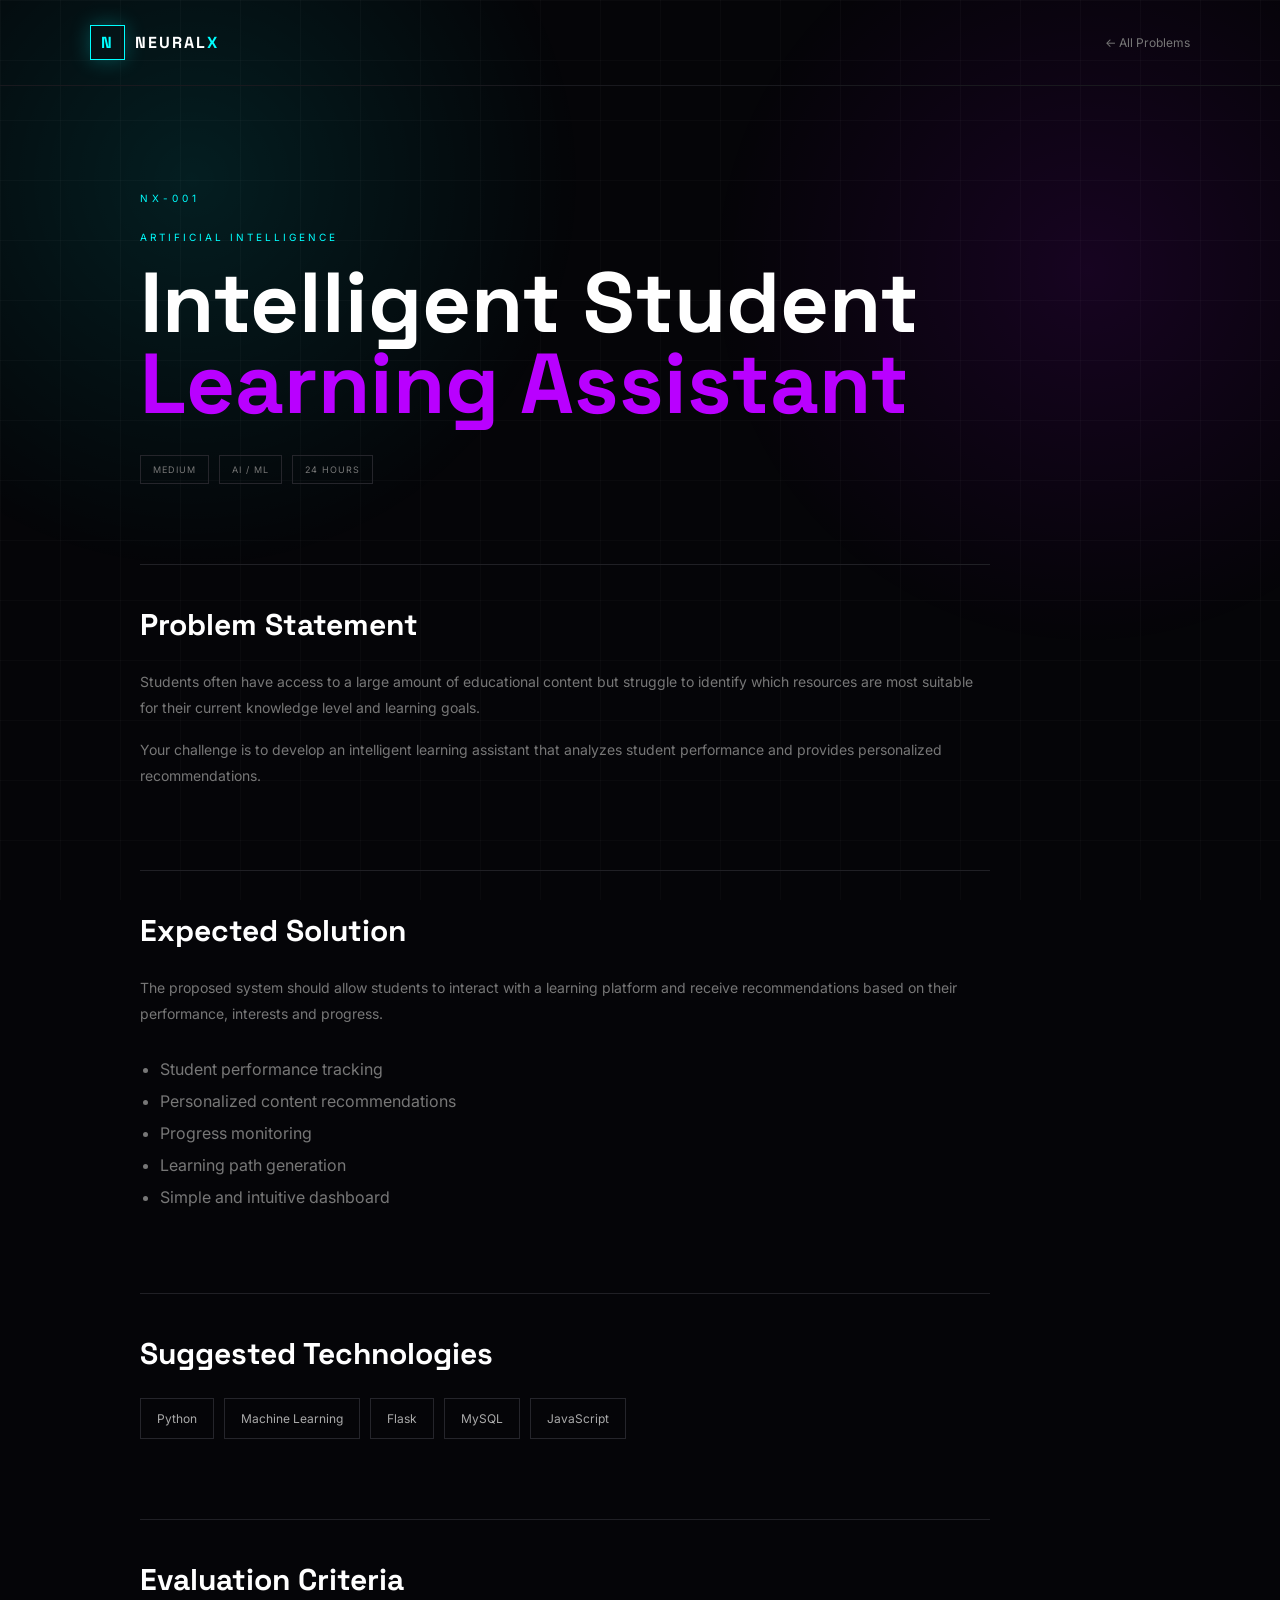
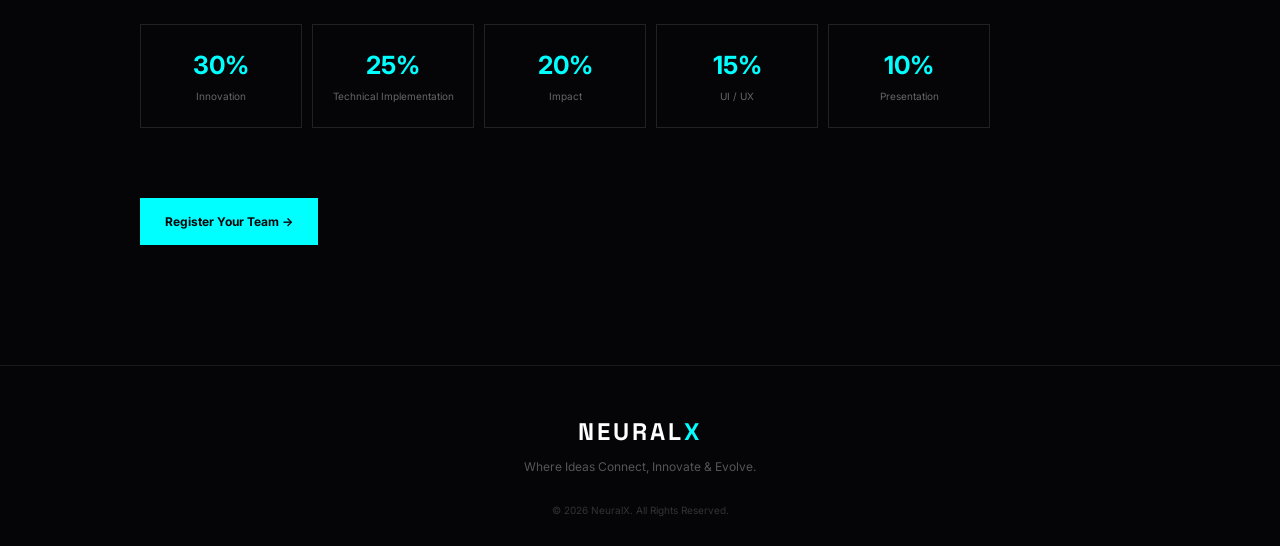
<file: NeuralX/pages/problem-details.html>
<!DOCTYPE html>
<html lang="en">

<head>

    <meta charset="UTF-8">

    <meta
        name="viewport"
        content="width=device-width, initial-scale=1.0"
    >

    <title>Problem Details | NeuralX</title>

    <link
        rel="stylesheet"
        href="../css/problems.css"
    >

    <link
        href="https://fonts.googleapis.com/css2?family=Inter:wght@400;500;600;700;800&family=Space+Grotesk:wght@400;500;600;700&display=swap"
        rel="stylesheet"
    >

</head>


<body>

    <div class="background-grid"></div>


    <header class="navbar">

        <a href="../index.html" class="logo">

            <span class="logo-symbol">
                N
            </span>

            <span>
                NEURAL<span>X</span>
            </span>

        </a>


        <a
            href="problems.html"
            class="back-button"
        >
            ← All Problems
        </a>

    </header>


    <main class="problem-details">

        <span class="section-label">
            NX-001
        </span>


        <div class="detail-domain">
            ARTIFICIAL INTELLIGENCE
        </div>


        <h1>
            Intelligent Student
            <span>Learning Assistant</span>
        </h1>


        <div class="detail-tags">

            <span>
                MEDIUM
            </span>

            <span>
                AI / ML
            </span>

            <span>
                24 HOURS
            </span>

        </div>


        <section class="detail-section">

            <h2>
                Problem Statement
            </h2>

            <p>
                Students often have access to a large amount
                of educational content but struggle to identify
                which resources are most suitable for their
                current knowledge level and learning goals.
            </p>

            <p>
                Your challenge is to develop an intelligent
                learning assistant that analyzes student
                performance and provides personalized
                recommendations.
            </p>

        </section>


        <section class="detail-section">

            <h2>
                Expected Solution
            </h2>

            <p>
                The proposed system should allow students
                to interact with a learning platform and
                receive recommendations based on their
                performance, interests and progress.
            </p>

            <ul>

                <li>
                    Student performance tracking
                </li>

                <li>
                    Personalized content recommendations
                </li>

                <li>
                    Progress monitoring
                </li>

                <li>
                    Learning path generation
                </li>

                <li>
                    Simple and intuitive dashboard
                </li>

            </ul>

        </section>


        <section class="detail-section">

            <h2>
                Suggested Technologies
            </h2>

            <div class="technology-list">

                <span>Python</span>

                <span>Machine Learning</span>

                <span>Flask</span>

                <span>MySQL</span>

                <span>JavaScript</span>

            </div>

        </section>


        <section class="detail-section evaluation">

            <h2>
                Evaluation Criteria
            </h2>

            <div class="evaluation-grid">

                <div>
                    <strong>
                        30%
                    </strong>

                    <span>
                        Innovation
                    </span>
                </div>


                <div>
                    <strong>
                        25%
                    </strong>

                    <span>
                        Technical Implementation
                    </span>
                </div>


                <div>
                    <strong>
                        20%
                    </strong>

                    <span>
                        Impact
                    </span>
                </div>


                <div>
                    <strong>
                        15%
                    </strong>

                    <span>
                        UI / UX
                    </span>
                </div>


                <div>
                    <strong>
                        10%
                    </strong>

                    <span>
                        Presentation
                    </span>
                </div>

            </div>

        </section>


        <div class="detail-register">

            <a href="register.html">
                Register Your Team →
            </a>

        </div>

    </main>


    <footer>

        <div class="footer-logo">
            NEURAL<span>X</span>
        </div>

        <p>
            Where Ideas Connect, Innovate & Evolve.
        </p>

        <div class="copyright">
            © 2026 NeuralX. All Rights Reserved.
        </div>

    </footer>

</body>

</html>
</file>
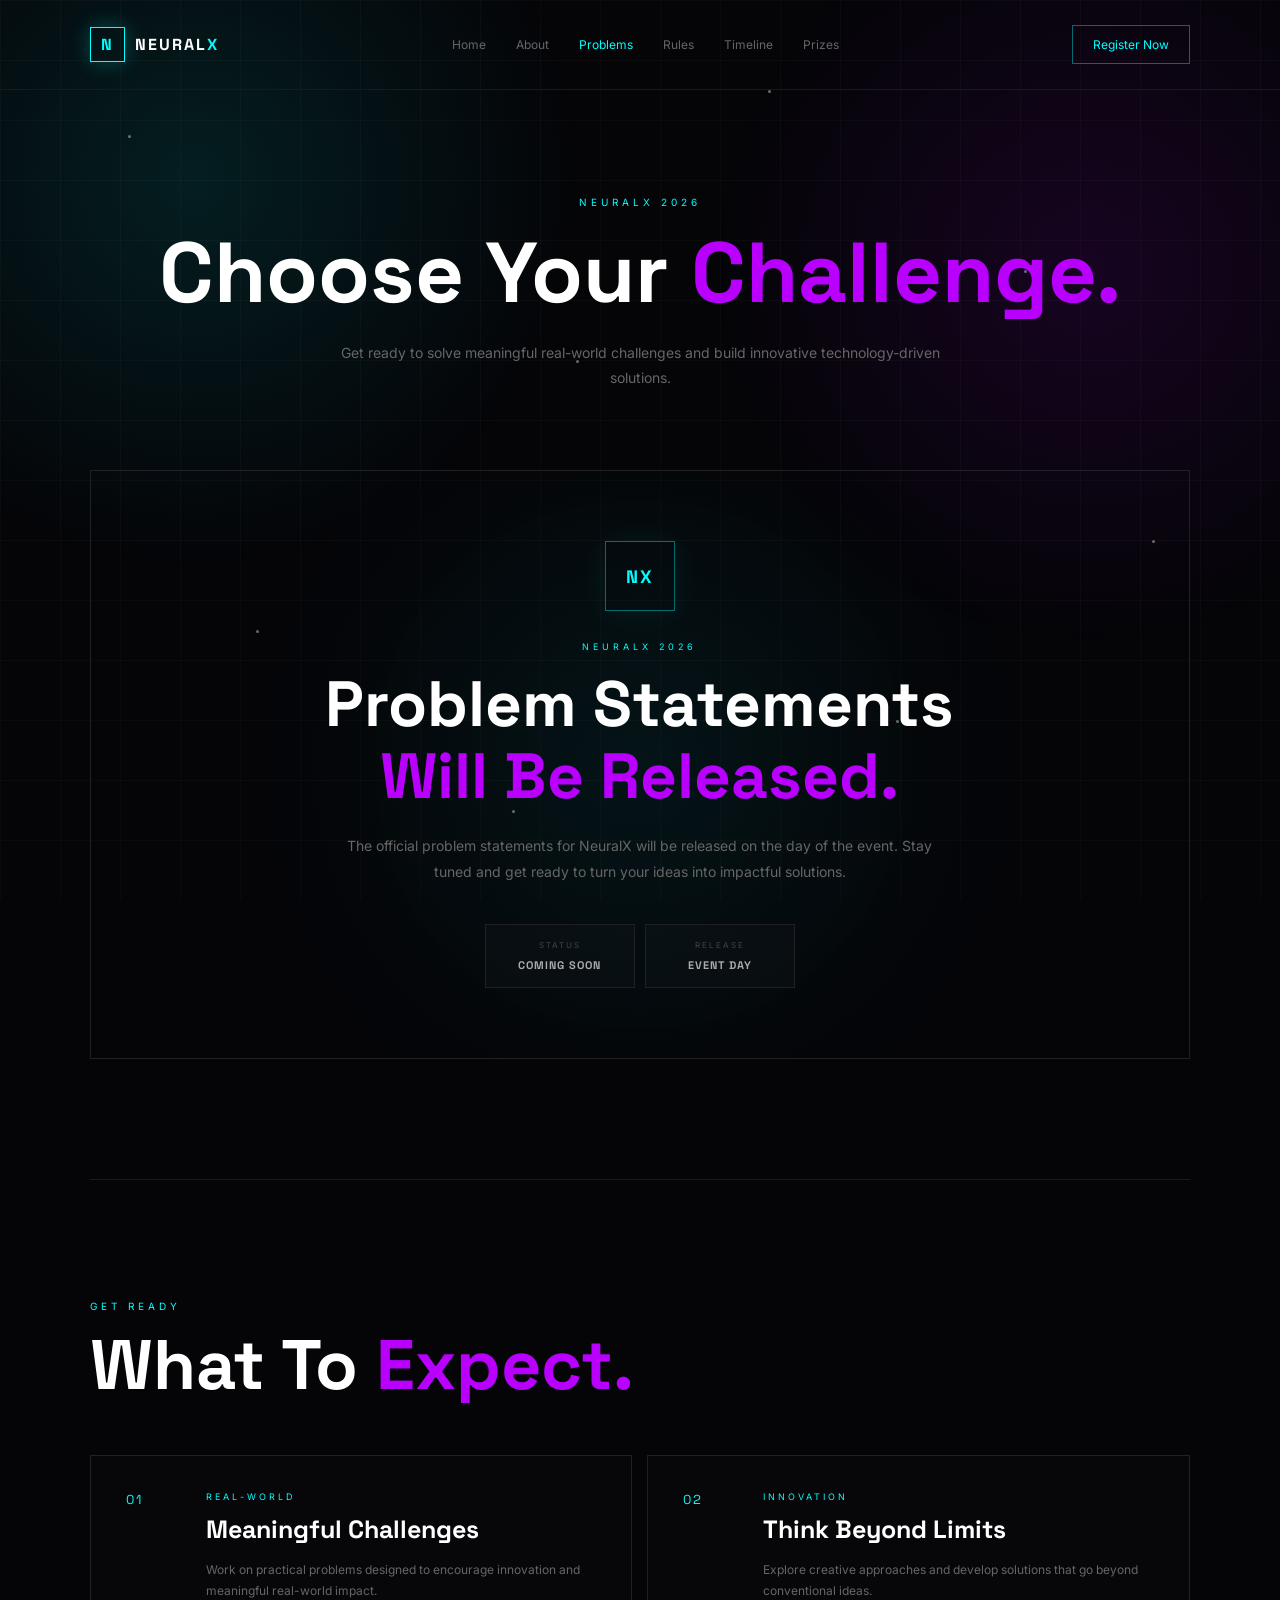
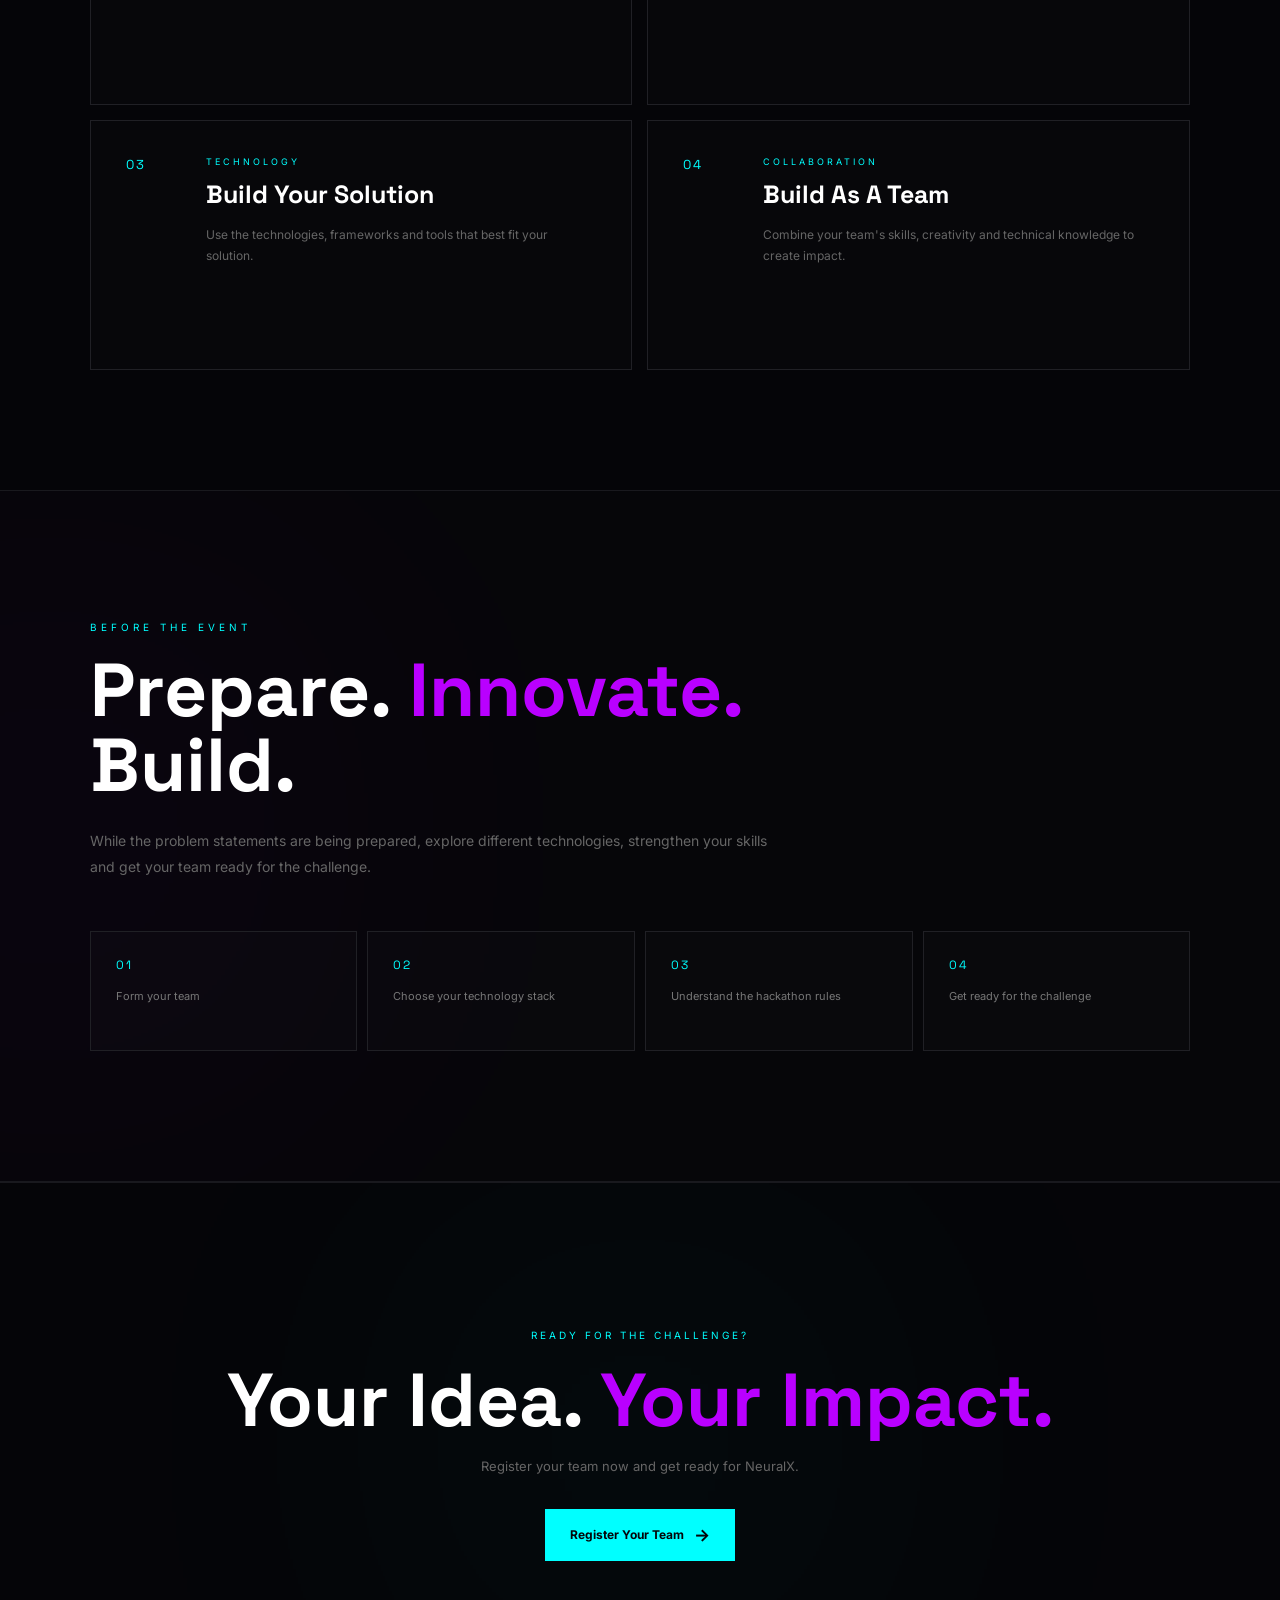
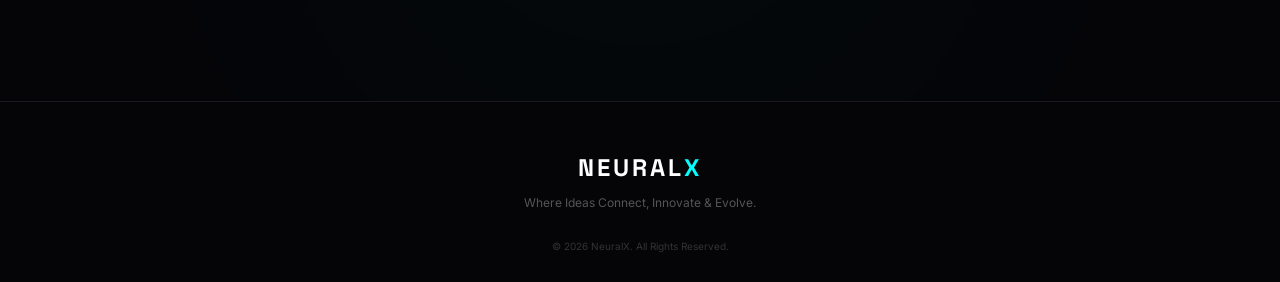
<file: NeuralX/pages/problems.html>
<!DOCTYPE html>
<html lang="en">

<head>

    <meta charset="UTF-8">

    <meta
        name="viewport"
        content="width=device-width, initial-scale=1.0"
    >

    <title>
        Problem Statements | NeuralX
    </title>


    <link
        rel="stylesheet"
        href="../css/problems.css"
    >


    <link
        href="https://fonts.googleapis.com/css2?family=Inter:wght@400;500;600;700;800&family=Space+Grotesk:wght@400;500;600;700&display=swap"
        rel="stylesheet"
    >

</head>


<body>


    <!-- ============================= -->
    <!-- BACKGROUND -->
    <!-- ============================= -->

    <div class="background-grid"></div>


    <div class="particles">

        <span></span>
        <span></span>
        <span></span>
        <span></span>
        <span></span>
        <span></span>
        <span></span>
        <span></span>

    </div>



    <!-- ============================= -->
    <!-- NAVBAR -->
    <!-- ============================= -->

    <header class="navbar">


        <a
            href="../index.html"
            class="logo"
        >

            <span class="logo-symbol">
                N
            </span>


            <span>
                NEURAL<span>X</span>
            </span>

        </a>



        <nav>

            <a href="../index.html">
                Home
            </a>


            <a href="../index.html#about">
                About
            </a>


            <a
                href="problems.html"
                class="active"
            >
                Problems
            </a>


            <a href="rules.html">
                Rules
            </a>


            <a href="../index.html#timeline">
                Timeline
            </a>


            <a href="../index.html#prizes">
                Prizes
            </a>

        </nav>



        <a
            href="register.html"
            class="register-button"
        >
            Register Now
        </a>

    </header>



    <!-- ============================= -->
    <!-- PAGE HEADER -->
    <!-- ============================= -->

    <section class="problem-header">


        <span class="section-label">
            NEURALX 2026
        </span>


        <h1>

            Choose Your
            <span>Challenge.</span>

        </h1>


        <p>

            Get ready to solve meaningful
            real-world challenges and build
            innovative technology-driven solutions.

        </p>

    </section>



    <!-- ============================= -->
    <!-- PROBLEM STATEMENT SECTION -->
    <!-- ============================= -->

    <section class="problem-section">


        <div class="problem-release">


            <!-- ICON -->

            <div class="release-icon">

                <span>
                    NX
                </span>

            </div>



            <!-- LABEL -->

            <span class="release-label">

                NEURALX 2026

            </span>



            <!-- TITLE -->

            <h2>

                Problem Statements

                <span>
                    Will Be Released.
                </span>

            </h2>



            <!-- DESCRIPTION -->

            <p>

                The official problem statements
                for NeuralX will be released
                on the day of the event.

                Stay tuned and get ready to
                turn your ideas into impactful
                solutions.

            </p>



            <!-- INFORMATION -->

            <div class="release-info">


                <div>

                    <span>
                        STATUS
                    </span>

                    <strong>
                        COMING SOON
                    </strong>

                </div>



                <div>

                    <span>
                        RELEASE
                    </span>

                    <strong>
                        EVENT DAY
                    </strong>

                </div>


            </div>


        </div>


    </section>



    <!-- ============================= -->
    <!-- WHAT TO EXPECT -->
    <!-- ============================= -->

    <section class="expect-section">


        <div class="expect-header">

            <span>
                GET READY
            </span>


            <h2>

                What To
                <span>Expect.</span>

            </h2>

        </div>



        <div class="expect-grid">


            <!-- CARD 01 -->

            <div class="expect-card">


                <div class="expect-number">
                    01
                </div>


                <div>

                    <span class="expect-label">
                        REAL-WORLD
                    </span>


                    <h3>
                        Meaningful Challenges
                    </h3>


                    <p>

                        Work on practical problems
                        designed to encourage
                        innovation and meaningful
                        real-world impact.

                    </p>

                </div>

            </div>



            <!-- CARD 02 -->

            <div class="expect-card">


                <div class="expect-number">
                    02
                </div>


                <div>

                    <span class="expect-label">
                        INNOVATION
                    </span>


                    <h3>
                        Think Beyond Limits
                    </h3>


                    <p>

                        Explore creative approaches
                        and develop solutions that
                        go beyond conventional ideas.

                    </p>

                </div>

            </div>



            <!-- CARD 03 -->

            <div class="expect-card">


                <div class="expect-number">
                    03
                </div>


                <div>

                    <span class="expect-label">
                        TECHNOLOGY
                    </span>


                    <h3>
                        Build Your Solution
                    </h3>


                    <p>

                        Use the technologies,
                        frameworks and tools that
                        best fit your solution.

                    </p>

                </div>

            </div>



            <!-- CARD 04 -->

            <div class="expect-card">


                <div class="expect-number">
                    04
                </div>


                <div>

                    <span class="expect-label">
                        COLLABORATION
                    </span>


                    <h3>
                        Build As A Team
                    </h3>


                    <p>

                        Combine your team's skills,
                        creativity and technical
                        knowledge to create impact.

                    </p>

                </div>

            </div>


        </div>


    </section>



    <!-- ============================= -->
    <!-- PREPARATION SECTION -->
    <!-- ============================= -->

    <section class="prepare-section">


        <div class="prepare-content">


            <span class="section-label">
                BEFORE THE EVENT
            </span>


            <h2>

                Prepare.
                <span>Innovate.</span>
                Build.

            </h2>


            <p>

                While the problem statements are
                being prepared, explore different
                technologies, strengthen your skills
                and get your team ready for the
                challenge.

            </p>


            <div class="prepare-points">


                <div>

                    <span>
                        01
                    </span>

                    <p>
                        Form your team
                    </p>

                </div>


                <div>

                    <span>
                        02
                    </span>

                    <p>
                        Choose your technology stack
                    </p>

                </div>


                <div>

                    <span>
                        03
                    </span>

                    <p>
                        Understand the hackathon rules
                    </p>

                </div>


                <div>

                    <span>
                        04
                    </span>

                    <p>
                        Get ready for the challenge
                    </p>

                </div>


            </div>


        </div>


    </section>



    <!-- ============================= -->
    <!-- CTA -->
    <!-- ============================= -->

    <section class="problem-cta">


        <span>
            READY FOR THE CHALLENGE?
        </span>


        <h2>

            Your Idea.
            <span>Your Impact.</span>

        </h2>


        <p>

            Register your team now and
            get ready for NeuralX.

        </p>


        <a href="register.html">

            Register Your Team
            <span>→</span>

        </a>


    </section>



    <!-- ============================= -->
    <!-- FOOTER -->
    <!-- ============================= -->

    <footer>


        <div class="footer-logo">

            NEURAL<span>X</span>

        </div>


        <p>

            Where Ideas Connect,
            Innovate &amp; Evolve.

        </p>


        <div class="copyright">

            © 2026 NeuralX.
            All Rights Reserved.

        </div>


    </footer>



</body>

</html>
</file>
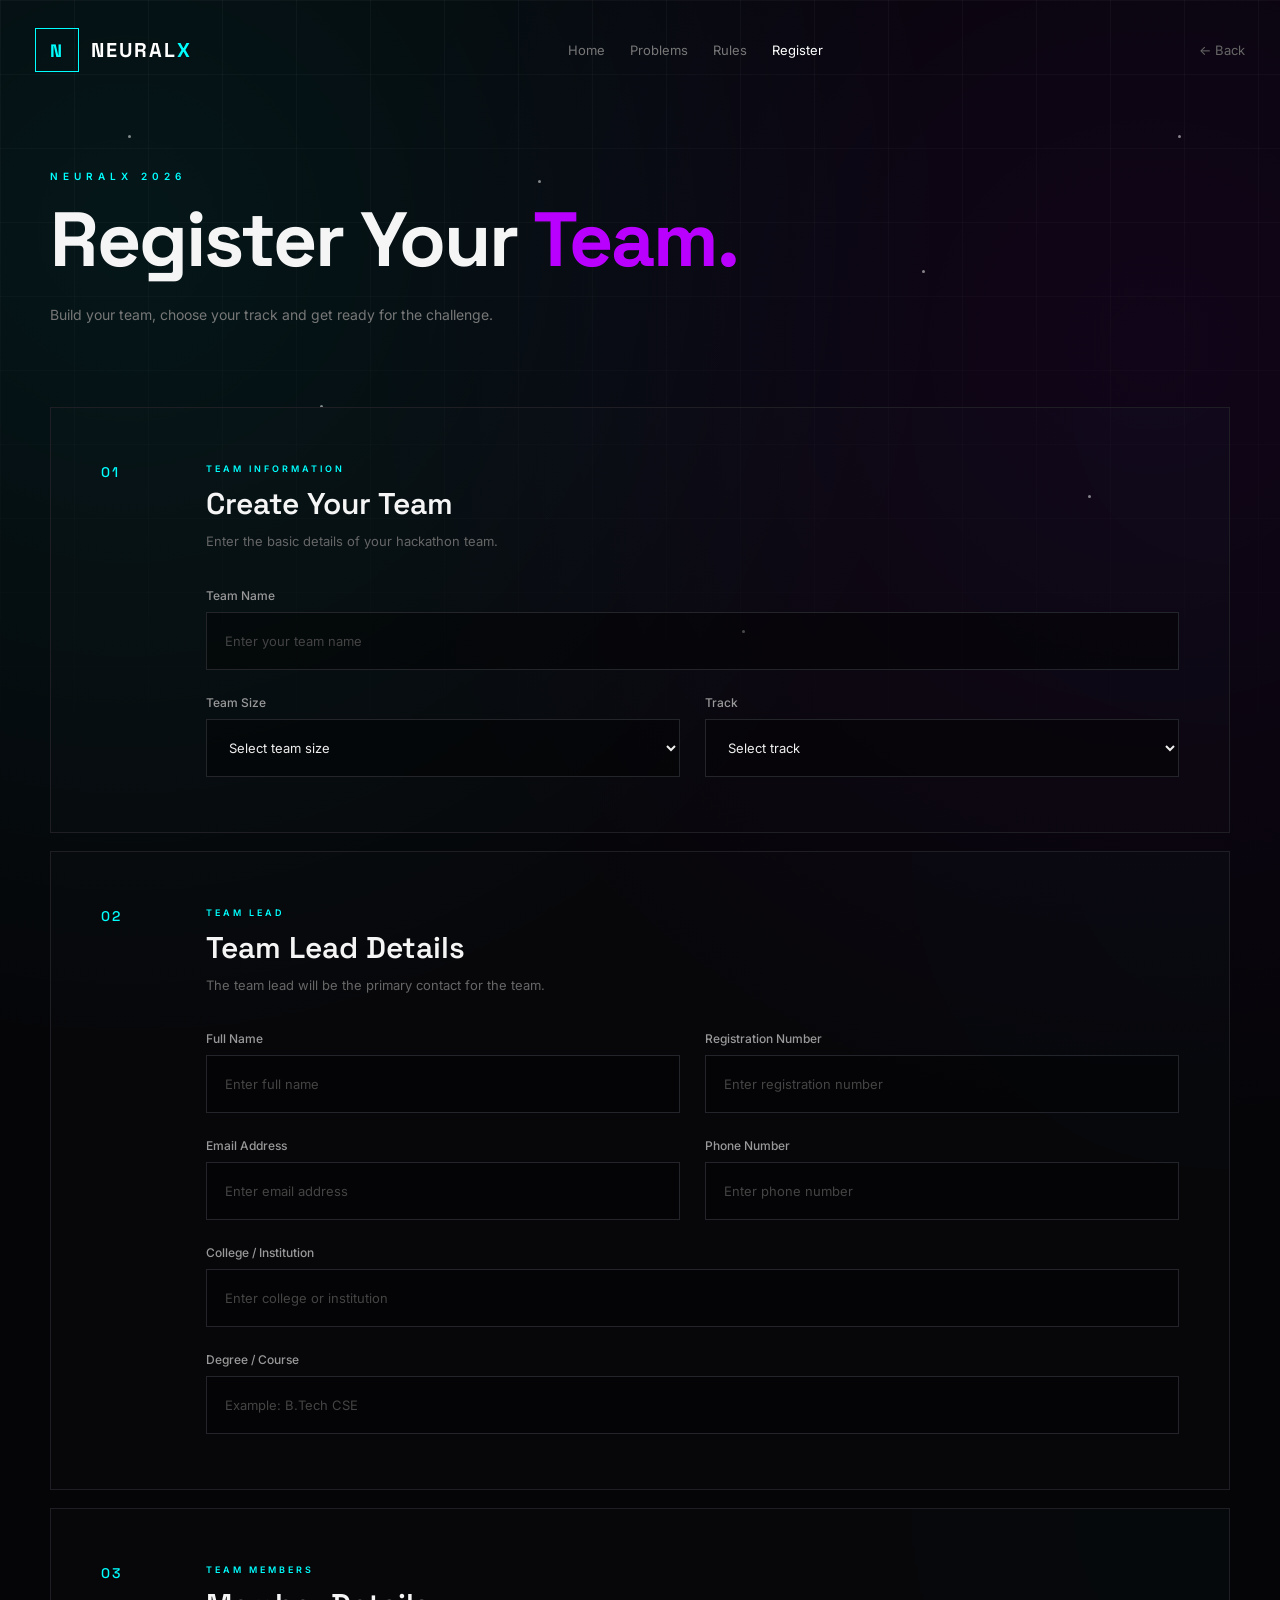
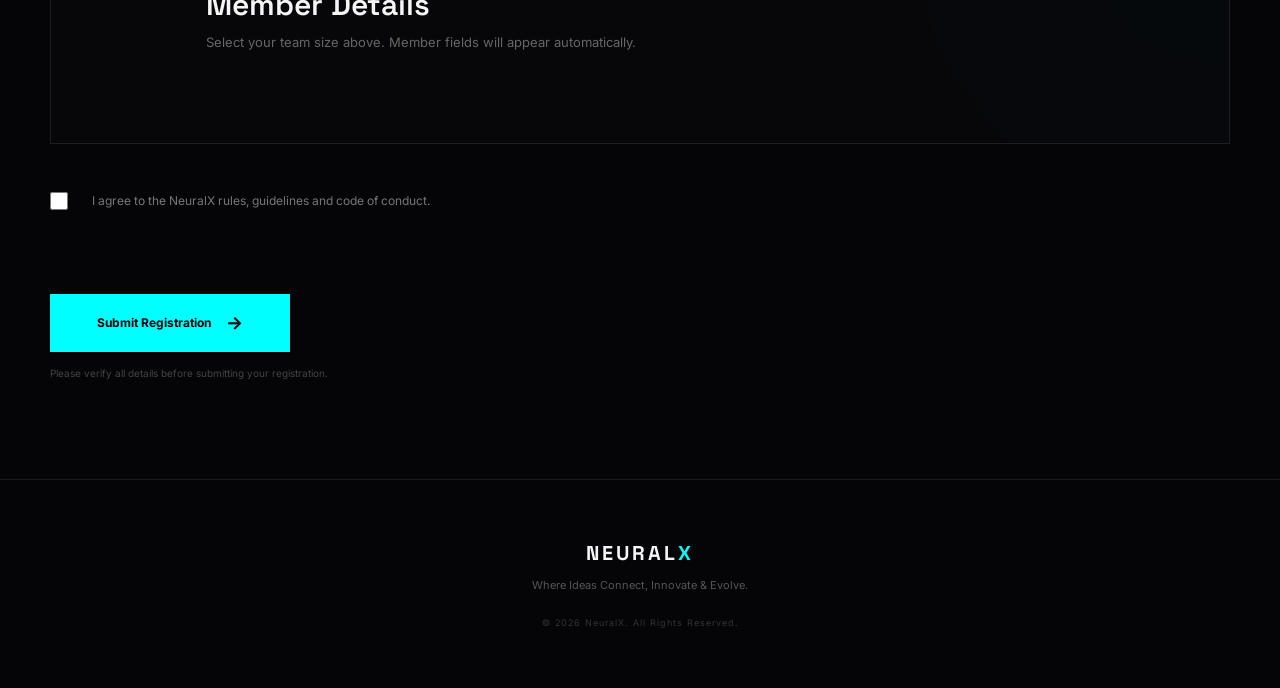
<file: NeuralX/pages/register.html>
<!DOCTYPE html>
<html lang="en">

<head>

    <meta charset="UTF-8">

    <meta
        name="viewport"
        content="width=device-width, initial-scale=1.0"
    >

    <title>
        Register | NeuralX
    </title>


    <link
        rel="stylesheet"
        href="../css/register.css"
    >


    <link
        href="https://fonts.googleapis.com/css2?family=Inter:wght@400;500;600;700;800&family=Space+Grotesk:wght@400;500;600;700&display=swap"
        rel="stylesheet"
    >

</head>


<body>


    <!-- ============================= -->
    <!-- BACKGROUND -->
    <!-- ============================= -->

    <div class="background-grid"></div>


    <div class="particles">

        <span></span>
        <span></span>
        <span></span>
        <span></span>
        <span></span>
        <span></span>
        <span></span>

    </div>



    <!-- ============================= -->
    <!-- NAVBAR -->
    <!-- ============================= -->

    <header class="navbar">


        <a
            href="../index.html"
            class="logo"
        >

            <span class="logo-symbol">
                N
            </span>


            <span>
                NEURAL<span>X</span>
            </span>

        </a>


        <nav>

            <a href="../index.html">
                Home
            </a>

            <a href="problems.html">
                Problems
            </a>

            <a href="rules.html">
                Rules
            </a>

            <a
                href="register.html"
                class="active"
            >
                Register
            </a>

        </nav>


        <a
            href="../index.html"
            class="back-button"
        >
            ← Back
        </a>

    </header>



    <!-- ============================= -->
    <!-- HEADER -->
    <!-- ============================= -->

    <section class="register-header">


        <span class="section-label">
            NEURALX 2026
        </span>


        <h1>

            Register Your
            <span>Team.</span>

        </h1>


        <p>

            Build your team, choose your track
            and get ready for the challenge.

        </p>

    </section>



    <!-- ============================= -->
    <!-- REGISTRATION FORM -->
    <!-- ============================= -->

    <main class="registration-container">


        <form
            id="registrationForm"
        >


            <!-- ============================= -->
            <!-- TEAM INFORMATION -->
            <!-- ============================= -->

            <section class="form-section">


                <div class="section-number">
                    01
                </div>


                <div class="form-section-content">


                    <span class="form-label">
                        TEAM INFORMATION
                    </span>


                    <h2>
                        Create Your Team
                    </h2>


                    <p class="section-description">
                        Enter the basic details of your
                        hackathon team.
                    </p>



                    <div class="form-grid">


                        <!-- TEAM NAME -->

                        <div class="form-group full-width">

                            <label for="teamName">
                                Team Name
                            </label>

                            <input
                                type="text"
                                id="teamName"
                                name="teamName"
                                placeholder="Enter your team name"
                                required
                            >

                        </div>



                        <!-- TEAM SIZE -->

                        <div class="form-group">

                            <label for="teamSize">
                                Team Size
                            </label>

                            <select
                                id="teamSize"
                                name="teamSize"
                                required
                            >

                                <option value="">
                                    Select team size
                                </option>

                                <option value="2">
                                    2 Members
                                </option>

                                <option value="3">
                                    3 Members
                                </option>

                                <option value="4">
                                    4 Members
                                </option>

                            </select>

                        </div>



                        <!-- TRACK -->

                        <div class="form-group">

                            <label for="track">
                                Track
                            </label>

                            <select
                                id="track"
                                name="track"
                                required
                            >

                                <option value="">
                                    Select track
                                </option>

                                <option value="AI">
                                    Artificial Intelligence
                                </option>

                                <option value="Full Stack">
                                    Full Stack
                                </option>

                                <option value="Cybersecurity">
                                    Cybersecurity
                                </option>

                            </select>

                        </div>


                    </div>


                </div>

            </section>



            <!-- ============================= -->
            <!-- TEAM LEAD -->
            <!-- ============================= -->

            <section class="form-section">


                <div class="section-number">
                    02
                </div>


                <div class="form-section-content">


                    <span class="form-label">
                        TEAM LEAD
                    </span>


                    <h2>
                        Team Lead Details
                    </h2>


                    <p class="section-description">
                        The team lead will be the primary
                        contact for the team.
                    </p>



                    <div class="form-grid">


                        <!-- NAME -->

                        <div class="form-group">

                            <label for="leadName">
                                Full Name
                            </label>

                            <input
                                type="text"
                                id="leadName"
                                name="leadName"
                                placeholder="Enter full name"
                                required
                            >

                        </div>



                        <!-- REGISTRATION NUMBER -->

                        <div class="form-group">

                            <label for="regNo">
                                Registration Number
                            </label>

                            <input
                                type="text"
                                id="regNo"
                                name="regNo"
                                placeholder="Enter registration number"
                                required
                            >

                        </div>



                        <!-- EMAIL -->

                        <div class="form-group">

                            <label for="leadEmail">
                                Email Address
                            </label>

                            <input
                                type="email"
                                id="leadEmail"
                                name="leadEmail"
                                placeholder="Enter email address"
                                required
                            >

                        </div>



                        <!-- PHONE -->

                        <div class="form-group">

                            <label for="leadPhone">
                                Phone Number
                            </label>

                            <input
                                type="tel"
                                id="leadPhone"
                                name="leadPhone"
                                placeholder="Enter phone number"
                                required
                            >

                        </div>



                        <!-- COLLEGE -->

                        <div class="form-group full-width">

                            <label for="college">
                                College / Institution
                            </label>

                            <input
                                type="text"
                                id="college"
                                name="college"
                                placeholder="Enter college or institution"
                                required
                            >

                        </div>



                        <!-- DEGREE -->

                        <div class="form-group full-width">

                            <label for="degree">
                                Degree / Course
                            </label>

                            <input
                                type="text"
                                id="degree"
                                name="degree"
                                placeholder="Example: B.Tech CSE"
                                required
                            >

                        </div>


                    </div>


                </div>

            </section>



            <!-- ============================= -->
            <!-- TEAM MEMBERS -->
            <!-- ============================= -->

            <section class="form-section">


                <div class="section-number">
                    03
                </div>


                <div class="form-section-content">


                    <span class="form-label">
                        TEAM MEMBERS
                    </span>


                    <h2>
                        Member Details
                    </h2>


                    <p class="section-description">
                        Select your team size above.
                        Member fields will appear automatically.
                    </p>



                    <div
                        id="membersContainer"
                    >

                        <!-- MEMBER 02 WILL BE GENERATED HERE -->

                    </div>


                </div>

            </section>



            <!-- ============================= -->
            <!-- TERMS -->
            <!-- ============================= -->

            <section class="terms-section">


                <label class="checkbox-container">

                    <input
                        type="checkbox"
                        id="agree"
                        required
                    >

                    <span class="custom-checkbox"></span>

                    <span class="terms-text">

                        I agree to the NeuralX rules,
                        guidelines and code of conduct.

                    </span>

                </label>


            </section>



            <!-- ============================= -->
            <!-- MESSAGE -->
            <!-- ============================= -->

            <div
                id="formMessage"
                class="form-message"
            ></div>



            <!-- ============================= -->
            <!-- SUBMIT -->
            <!-- ============================= -->

            <div class="submit-section">


                <button
                    type="submit"
                    class="submit-button"
                >

                    Submit Registration

                    <span>
                        →
                    </span>

                </button>


                <p>
                    Please verify all details before
                    submitting your registration.
                </p>


            </div>


        </form>


    </main>



    <!-- ============================= -->
    <!-- FOOTER -->
    <!-- ============================= -->

    <footer>


        <div class="footer-logo">
            NEURAL<span>X</span>
        </div>


        <p>
            Where Ideas Connect,
            Innovate &amp; Evolve.
        </p>


        <div class="copyright">
            © 2026 NeuralX.
            All Rights Reserved.
        </div>


    </footer>



    <script src="../js/register.js"></script>

</body>

</html>
</file>
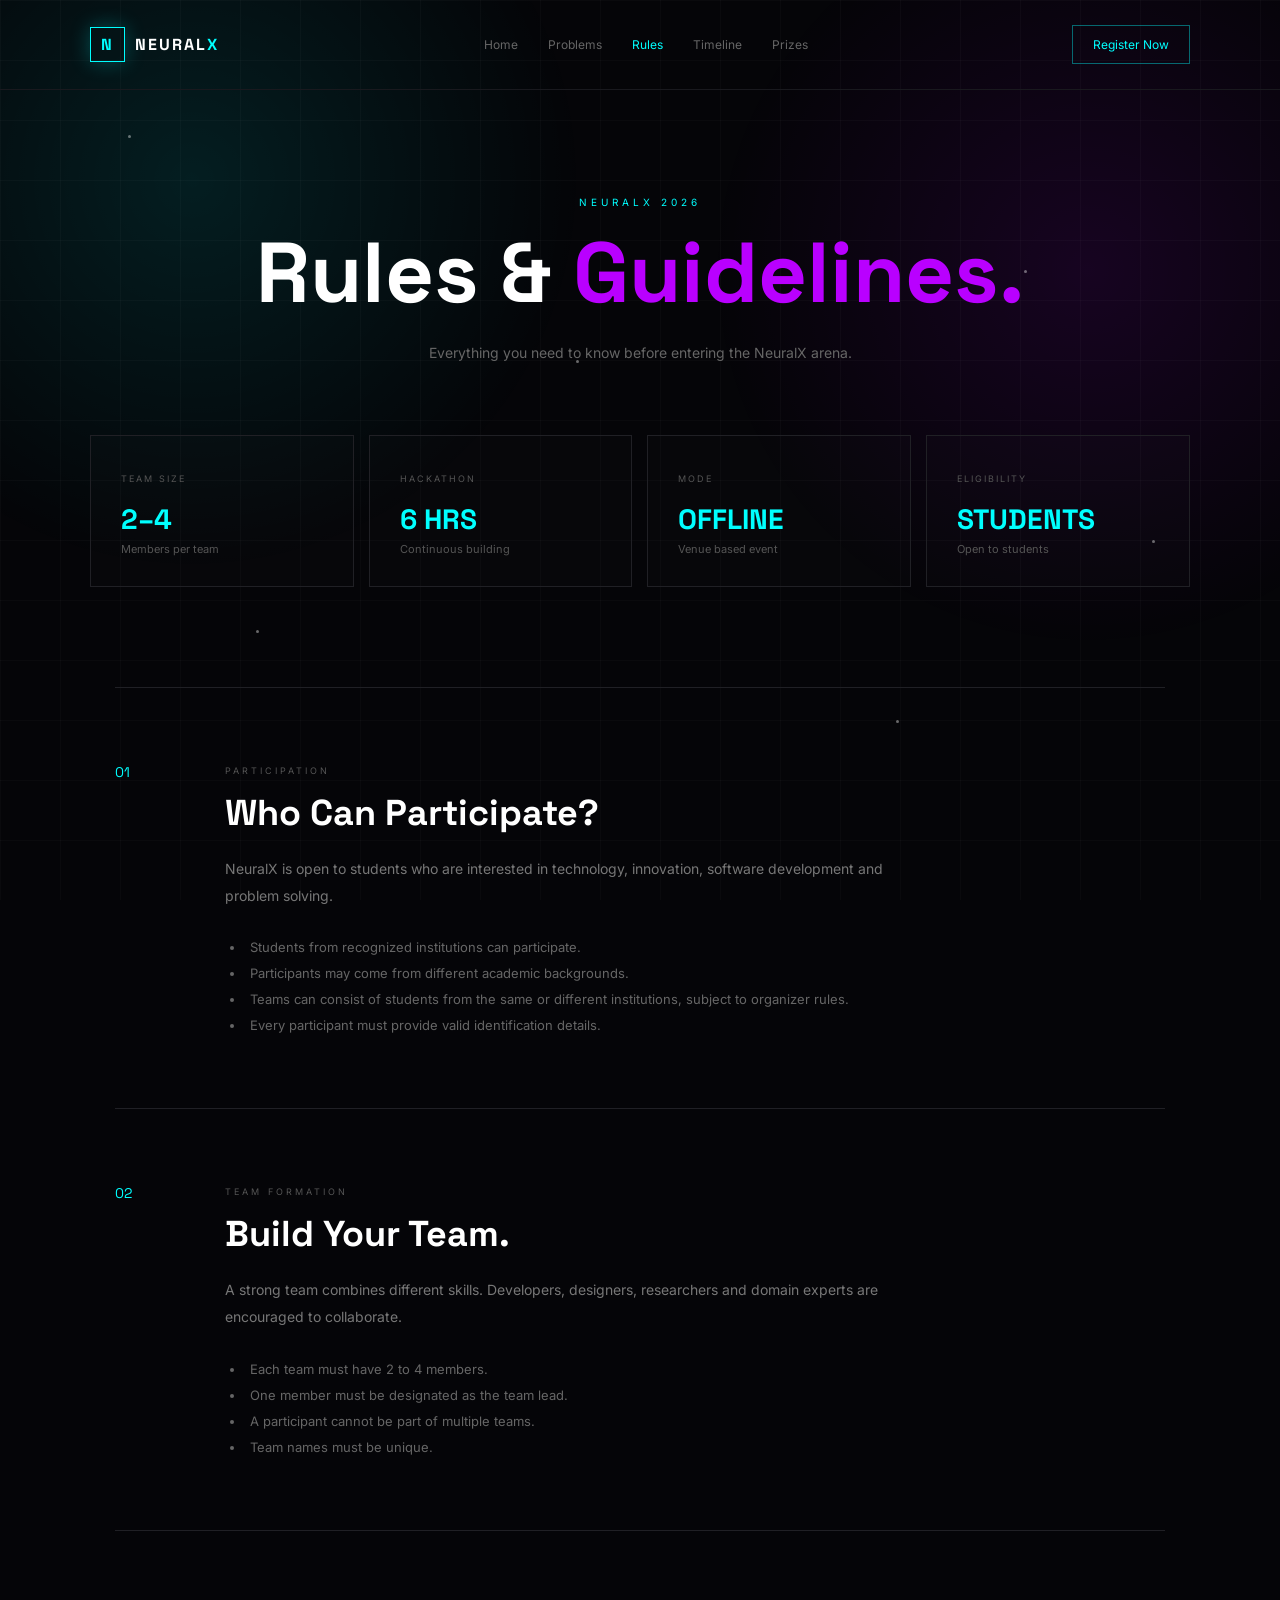
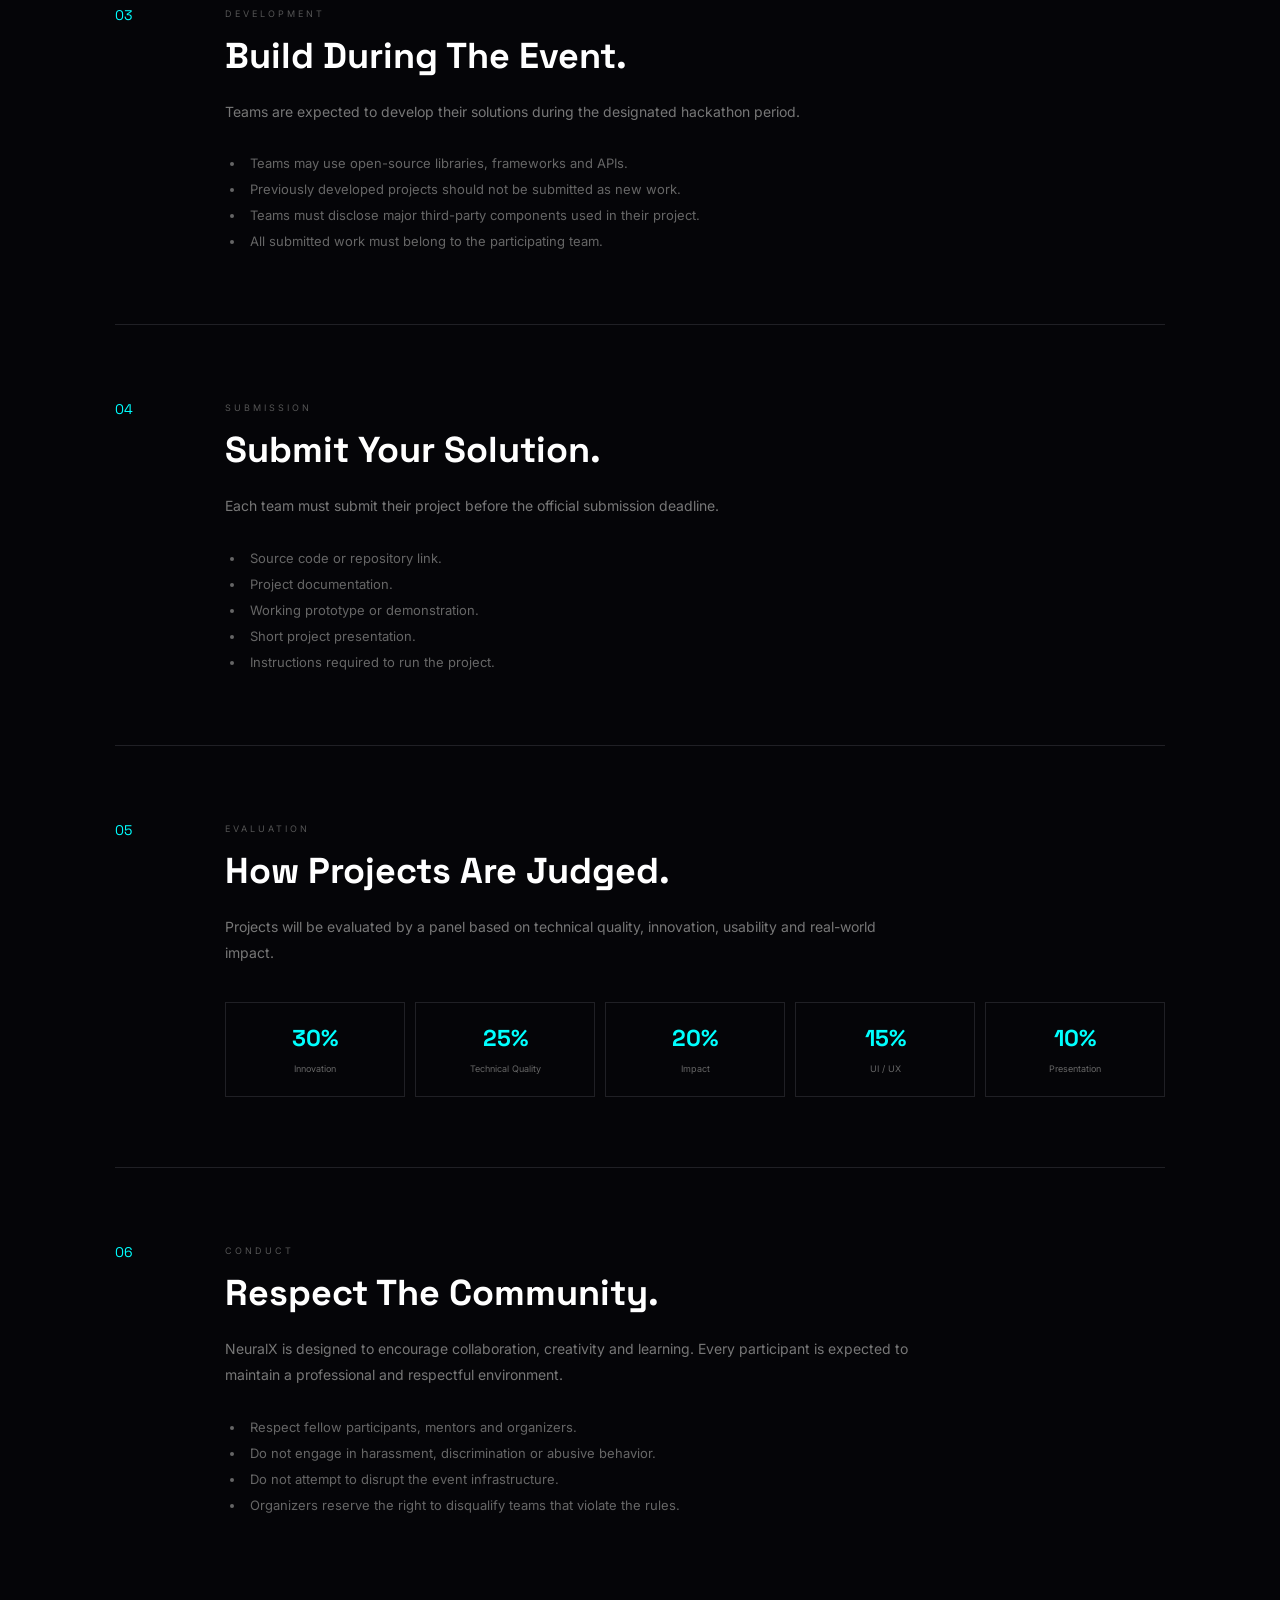
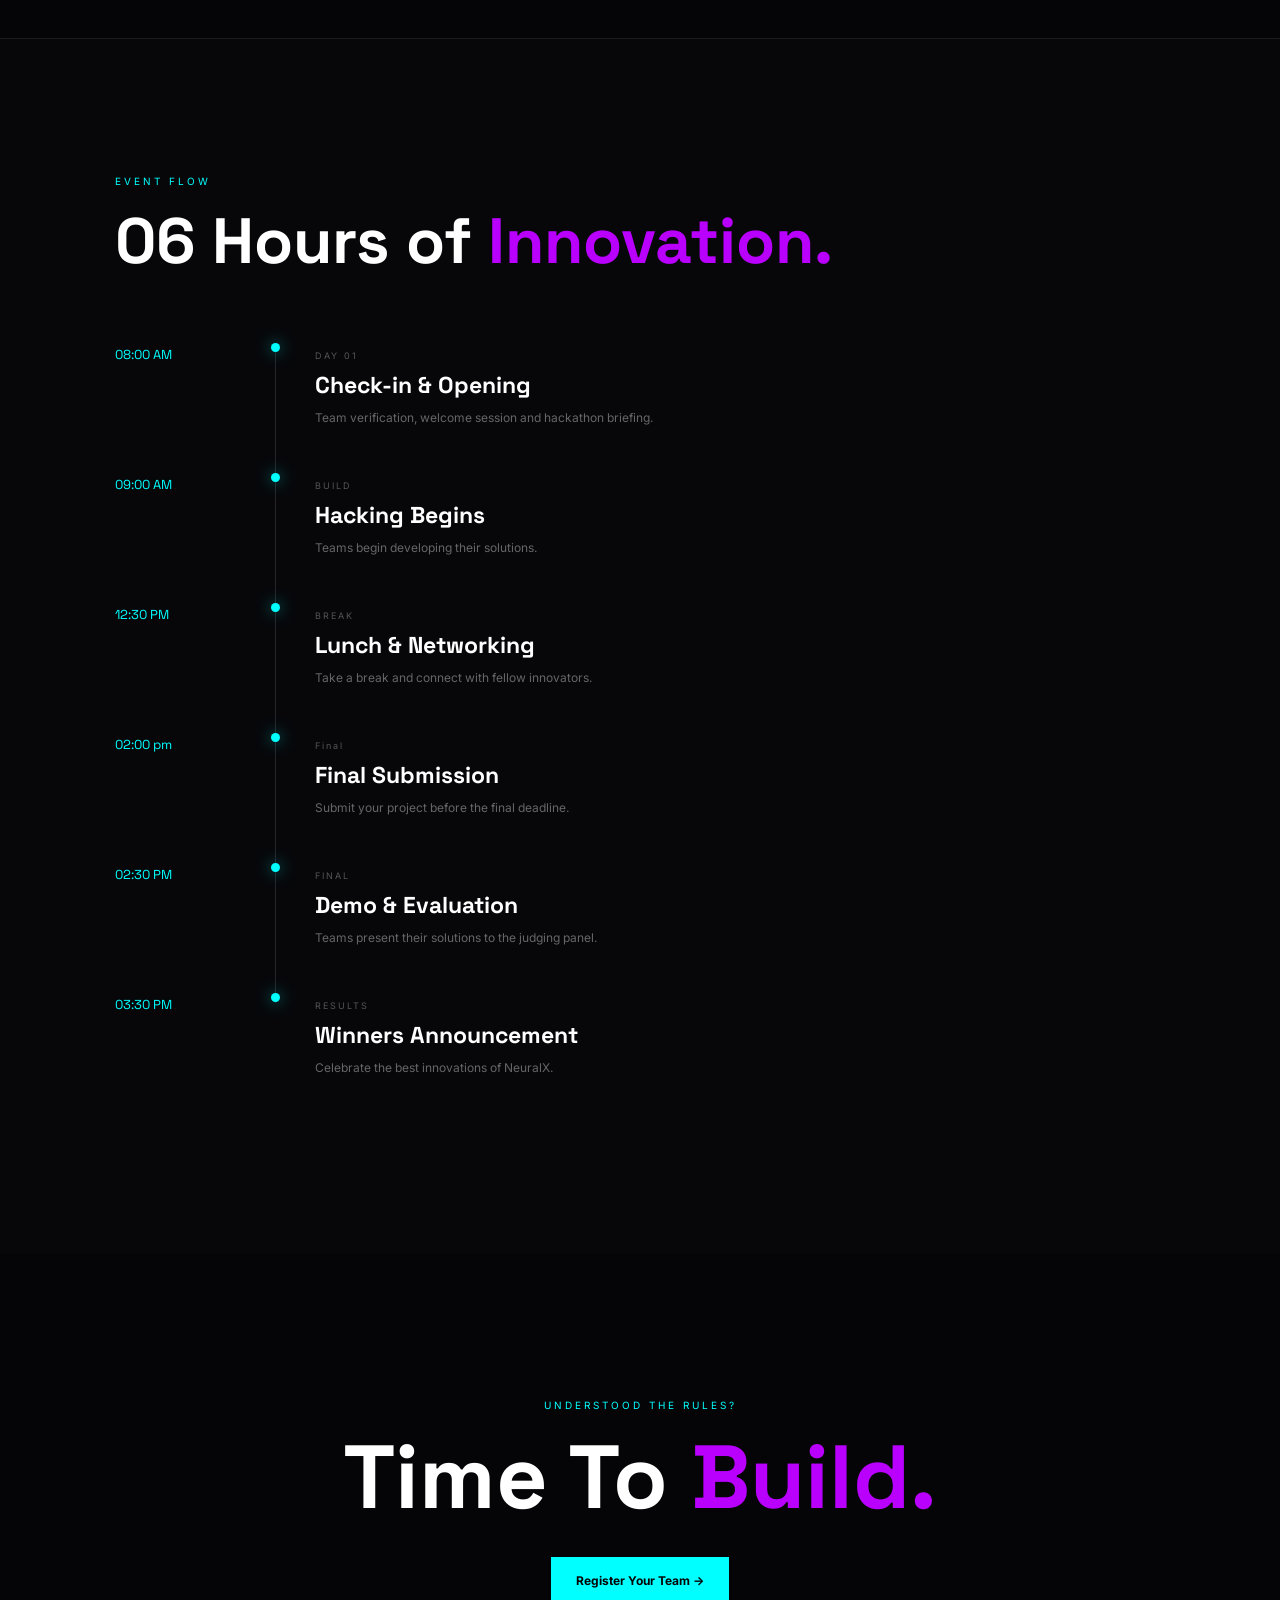
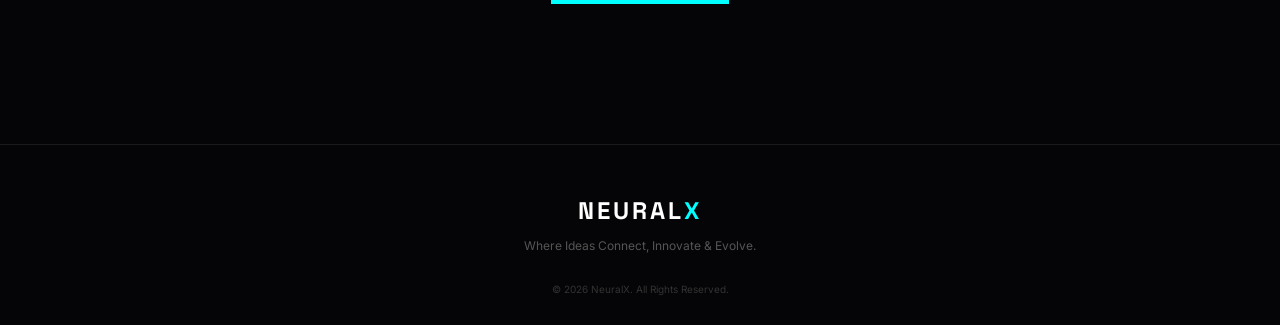
<file: NeuralX/pages/rules.html>
<!DOCTYPE html>
<html lang="en">

<head>

    <meta charset="UTF-8">

    <meta
        name="viewport"
        content="width=device-width, initial-scale=1.0"
    >

    <title>Rules & Guidelines | NeuralX</title>

    <link
        rel="stylesheet"
        href="../css/rules.css"
    >

    <link
        href="https://fonts.googleapis.com/css2?family=Inter:wght@400;500;600;700;800&family=Space+Grotesk:wght@400;500;600;700&display=swap"
        rel="stylesheet"
    >

</head>


<body>

    <div class="background-grid"></div>

    <div class="particles">

        <span></span>
        <span></span>
        <span></span>
        <span></span>
        <span></span>
        <span></span>

    </div>


    <!-- NAVBAR -->

    <header class="navbar">

        <a
            href="../index.html"
            class="logo"
        >

            <span class="logo-symbol">
                N
            </span>

            <span>
                NEURAL<span>X</span>
            </span>

        </a>


        <nav>

            <a href="../index.html">
                Home
            </a>

            <a href="problems.html">
                Problems
            </a>

            <a
                href="rules.html"
                class="active"
            >
                Rules
            </a>

            <a href="../index.html#timeline">
                Timeline
            </a>

            <a href="../index.html#prizes">
                Prizes
            </a>

        </nav>


        <a
            href="register.html"
            class="register-button"
        >
            Register Now
        </a>

    </header>


    <!-- PAGE HEADER -->

    <section class="page-header">

        <span class="section-label">
            NEURALX 2026
        </span>

        <h1>
            Rules &
            <span>Guidelines.</span>
        </h1>

        <p>
            Everything you need to know before
            entering the NeuralX arena.
        </p>

    </section>


    <!-- QUICK INFORMATION -->

    <section class="quick-info">

        <div class="info-card">

            <span>TEAM SIZE</span>

            <strong>
                2–4
            </strong>

            <p>
                Members per team
            </p>

        </div>


        <div class="info-card">

            <span>HACKATHON</span>

            <strong>
                6 HRS
            </strong>

            <p>
                Continuous building
            </p>

        </div>


        <div class="info-card">

            <span>MODE</span>

            <strong>
                OFFLINE
            </strong>

            <p>
                Venue based event
            </p>

        </div>


        <div class="info-card">

            <span>ELIGIBILITY</span>

            <strong>
                STUDENTS
            </strong>

            <p>
                Open to students
            </p>

        </div>

    </section>


    <!-- MAIN RULES -->

    <main class="rules-container">


        <!-- ELIGIBILITY -->

        <section class="rule-section">

            <div class="rule-number">
                01
            </div>

            <div class="rule-content">

                <span class="rule-label">
                    PARTICIPATION
                </span>

                <h2>
                    Who Can Participate?
                </h2>

                <p>
                    NeuralX is open to students who are
                    interested in technology, innovation,
                    software development and problem solving.
                </p>

                <ul>

                    <li>
                        Students from recognized institutions
                        can participate.
                    </li>

                    <li>
                        Participants may come from different
                        academic backgrounds.
                    </li>

                    <li>
                        Teams can consist of students from
                        the same or different institutions,
                        subject to organizer rules.
                    </li>

                    <li>
                        Every participant must provide
                        valid identification details.
                    </li>

                </ul>

            </div>

        </section>


        <!-- TEAM -->

        <section class="rule-section">

            <div class="rule-number">
                02
            </div>

            <div class="rule-content">

                <span class="rule-label">
                    TEAM FORMATION
                </span>

                <h2>
                    Build Your Team.
                </h2>

                <p>
                    A strong team combines different skills.
                    Developers, designers, researchers and
                    domain experts are encouraged to collaborate.
                </p>

                <ul>

                    <li>
                        Each team must have 2 to 4 members.
                    </li>

                    <li>
                        One member must be designated as
                        the team lead.
                    </li>

                    <li>
                        A participant cannot be part of
                        multiple teams.
                    </li>

                    <li>
                        Team names must be unique.
                    </li>

                </ul>

            </div>

        </section>


        <!-- DEVELOPMENT -->

        <section class="rule-section">

            <div class="rule-number">
                03
            </div>

            <div class="rule-content">

                <span class="rule-label">
                    DEVELOPMENT
                </span>

                <h2>
                    Build During The Event.
                </h2>

                <p>
                    Teams are expected to develop their
                    solutions during the designated hackathon
                    period.
                </p>

                <ul>

                    <li>
                        Teams may use open-source libraries,
                        frameworks and APIs.
                    </li>

                    <li>
                        Previously developed projects should
                        not be submitted as new work.
                    </li>

                    <li>
                        Teams must disclose major third-party
                        components used in their project.
                    </li>

                    <li>
                        All submitted work must belong to
                        the participating team.
                    </li>

                </ul>

            </div>

        </section>


        <!-- SUBMISSION -->

        <section class="rule-section">

            <div class="rule-number">
                04
            </div>

            <div class="rule-content">

                <span class="rule-label">
                    SUBMISSION
                </span>

                <h2>
                    Submit Your Solution.
                </h2>

                <p>
                    Each team must submit their project
                    before the official submission deadline.
                </p>

                <ul>

                    <li>
                        Source code or repository link.
                    </li>

                    <li>
                        Project documentation.
                    </li>

                    <li>
                        Working prototype or demonstration.
                    </li>

                    <li>
                        Short project presentation.
                    </li>

                    <li>
                        Instructions required to run the project.
                    </li>

                </ul>

            </div>

        </section>


        <!-- JUDGING -->

        <section class="rule-section">

            <div class="rule-number">
                05
            </div>

            <div class="rule-content">

                <span class="rule-label">
                    EVALUATION
                </span>

                <h2>
                    How Projects Are Judged.
                </h2>

                <p>
                    Projects will be evaluated by a panel
                    based on technical quality, innovation,
                    usability and real-world impact.
                </p>


                <div class="criteria-grid">

                    <div>

                        <strong>
                            30%
                        </strong>

                        <span>
                            Innovation
                        </span>

                    </div>


                    <div>

                        <strong>
                            25%
                        </strong>

                        <span>
                            Technical Quality
                        </span>

                    </div>


                    <div>

                        <strong>
                            20%
                        </strong>

                        <span>
                            Impact
                        </span>

                    </div>


                    <div>

                        <strong>
                            15%
                        </strong>

                        <span>
                            UI / UX
                        </span>

                    </div>


                    <div>

                        <strong>
                            10%
                        </strong>

                        <span>
                            Presentation
                        </span>

                    </div>

                </div>

            </div>

        </section>


        <!-- CODE OF CONDUCT -->

        <section class="rule-section">

            <div class="rule-number">
                06
            </div>

            <div class="rule-content">

                <span class="rule-label">
                    CONDUCT
                </span>

                <h2>
                    Respect The Community.
                </h2>

                <p>
                    NeuralX is designed to encourage
                    collaboration, creativity and learning.
                    Every participant is expected to maintain
                    a professional and respectful environment.
                </p>

                <ul>

                    <li>
                        Respect fellow participants,
                        mentors and organizers.
                    </li>

                    <li>
                        Do not engage in harassment,
                        discrimination or abusive behavior.
                    </li>

                    <li>
                        Do not attempt to disrupt the
                        event infrastructure.
                    </li>

                    <li>
                        Organizers reserve the right to
                        disqualify teams that violate the rules.
                    </li>

                </ul>

            </div>

        </section>

    </main>


    <!-- TIMELINE -->

    <section class="event-schedule">

        <div class="schedule-header">

            <span>
                EVENT FLOW
            </span>

            <h2>
                06 Hours of
                <span>Innovation.</span>
            </h2>

        </div>


        <div class="schedule">


            <div class="schedule-item">

                <div class="schedule-time">
                    08:00 AM
                </div>

                <div class="schedule-line">
                    <span></span>
                </div>

                <div class="schedule-content">

                    <span>
                        DAY 01
                    </span>

                    <h3>
                        Check-in & Opening
                    </h3>

                    <p>
                        Team verification, welcome session
                        and hackathon briefing.
                    </p>

                </div>

            </div>


            <div class="schedule-item">

                <div class="schedule-time">
                    09:00 AM
                </div>

                <div class="schedule-line">
                    <span></span>
                </div>

                <div class="schedule-content">

                    <span>
                        BUILD
                    </span>

                    <h3>
                        Hacking Begins
                    </h3>

                    <p>
                        Teams begin developing their solutions.
                    </p>

                </div>

            </div>


            <div class="schedule-item">

                <div class="schedule-time">
                    12:30 PM
                </div>

                <div class="schedule-line">
                    <span></span>
                </div>

                <div class="schedule-content">

                    <span>
                        BREAK
                    </span>

                    <h3>
                        Lunch & Networking
                    </h3>

                    <p>
                        Take a break and connect with
                        fellow innovators.
                    </p>

                </div>

            </div>



            <div class="schedule-item">

                <div class="schedule-time">
                    02:00 pm
                </div>

                <div class="schedule-line">
                    <span></span>
                </div>

                <div class="schedule-content">

                    <span>
                        Final
                    </span>

                    <h3>
                        Final Submission
                    </h3>

                    <p>
                        Submit your project before the
                        final deadline.
                    </p>

                </div>

            </div>


            <div class="schedule-item">

                <div class="schedule-time">
                    02:30 PM
                </div>

                <div class="schedule-line">
                    <span></span>
                </div>

                <div class="schedule-content">

                    <span>
                        FINAL
                    </span>

                    <h3>
                        Demo & Evaluation
                    </h3>

                    <p>
                        Teams present their solutions
                        to the judging panel.
                    </p>

                </div>

            </div>


            <div class="schedule-item">

                <div class="schedule-time">
                    03:30 PM
                </div>

                <div class="schedule-line">
                    <span></span>
                </div>

                <div class="schedule-content">

                    <span>
                        RESULTS
                    </span>

                    <h3>
                        Winners Announcement
                    </h3>

                    <p>
                        Celebrate the best innovations
                        of NeuralX.
                    </p>

                </div>

            </div>

        </div>

    </section>


    <!-- CTA -->

    <section class="rules-cta">

        <span>
            UNDERSTOOD THE RULES?
        </span>

        <h2>
            Time To
            <span>Build.</span>
        </h2>

        <a href="register.html">
            Register Your Team →
        </a>

    </section>


    <!-- FOOTER -->

    <footer>

        <div class="footer-logo">
            NEURAL<span>X</span>
        </div>

        <p>
            Where Ideas Connect, Innovate & Evolve.
        </p>

        <div class="copyright">
            © 2026 NeuralX. All Rights Reserved.
        </div>

    </footer>

</body>

</html>
</file>
<file: style.css>
* {
    margin: 0;
    padding: 0;
    box-sizing: border-box;
}

html {
    scroll-behavior: smooth;
}

body {
    font-family: "Inter", sans-serif;
    background: #050508;
    color: #ffffff;
    overflow-x: hidden;
}

a {
    text-decoration: none;
    color: inherit;
}


/* ============================= */
/* BACKGROUND */
/* ============================= */

.background-grid {
    position: fixed;
    inset: 0;
    z-index: -5;

    background-image:
        linear-gradient(
            rgba(255,255,255,0.025) 1px,
            transparent 1px
        ),
        linear-gradient(
            90deg,
            rgba(255,255,255,0.025) 1px,
            transparent 1px
        );

    background-size: 60px 60px;
}

.background-grid::after {
    content: "";

    position: absolute;
    inset: 0;

    background:
        radial-gradient(
            circle at 20% 20%,
            rgba(0, 255, 255, 0.12),
            transparent 30%
        ),
        radial-gradient(
            circle at 80% 30%,
            rgba(180, 0, 255, 0.12),
            transparent 30%
        ),
        radial-gradient(
            circle at 50% 90%,
            rgba(0, 120, 255, 0.08),
            transparent 30%
        );
}


/* ============================= */
/* PARTICLES */
/* ============================= */

.particles span {
    position: fixed;

    width: 3px;
    height: 3px;

    background: #ffffff;

    border-radius: 50%;

    opacity: 0.5;

    z-index: -2;

    animation: floatParticle 8s infinite ease-in-out;
}

.particles span:nth-child(1) {
    top: 15%;
    left: 10%;
}

.particles span:nth-child(2) {
    top: 30%;
    left: 80%;
    animation-delay: 1s;
}

.particles span:nth-child(3) {
    top: 70%;
    left: 20%;
    animation-delay: 2s;
}

.particles span:nth-child(4) {
    top: 80%;
    left: 70%;
    animation-delay: 3s;
}

.particles span:nth-child(5) {
    top: 40%;
    left: 45%;
    animation-delay: 4s;
}

.particles span:nth-child(6) {
    top: 60%;
    left: 90%;
    animation-delay: 5s;
}

.particles span:nth-child(7) {
    top: 10%;
    left: 60%;
    animation-delay: 6s;
}

.particles span:nth-child(8) {
    top: 90%;
    left: 40%;
    animation-delay: 7s;
}

@keyframes floatParticle {

    0%,
    100% {
        transform: translateY(0);
        opacity: 0.3;
    }

    50% {
        transform: translateY(-30px);
        opacity: 1;
    }
}


/* ============================= */
/* NAVBAR */
/* ============================= */

.navbar {
    width: 100%;

    display: flex;
    align-items: center;
    justify-content: space-between;

    padding: 25px 7%;

    position: absolute;
    top: 0;
    left: 0;

    z-index: 100;
}

.logo {
    display: flex;
    align-items: center;
    gap: 10px;

    font-family: "Space Grotesk", sans-serif;

    font-size: 20px;
    font-weight: 700;

    letter-spacing: 2px;
}

.logo span span,
.footer-logo span {
    color: #00ffff;
}

.logo-symbol {
    width: 35px;
    height: 35px;

    display: flex;
    align-items: center;
    justify-content: center;

    border: 1px solid #00ffff;

    color: #00ffff;

    box-shadow: 0 0 20px rgba(0,255,255,0.3);
}

.navbar nav {
    display: flex;
    gap: 35px;
}

.navbar nav a {
    color: #aaa;

    font-size: 13px;

    transition: 0.3s;
}

.navbar nav a:hover {
    color: #00ffff;
}

.nav-button {
    padding: 11px 20px;

    border: 1px solid rgba(0,255,255,0.5);

    color: #00ffff;

    font-size: 13px;

    transition: 0.3s;
}

.nav-button:hover {
    background: #00ffff;
    color: #050508;

    box-shadow: 0 0 25px rgba(0,255,255,0.4);
}


/* ============================= */
/* PROBLEM PREVIEW */
/* ============================= */

.problem-preview {
    width: 100%;

    padding: 130px 7%;

    position: relative;

    background: rgba(255, 255, 255, 0.01);

    border-top: 1px solid rgba(255, 255, 255, 0.03);
    border-bottom: 1px solid rgba(255, 255, 255, 0.03);

    overflow: hidden;
}

.problem-preview::before {
    content: "";

    position: absolute;

    width: 500px;
    height: 500px;

    top: 50%;
    right: 5%;

    transform: translateY(-50%);

    background: #00ffff;

    filter: blur(180px);

    opacity: 0.04;

    pointer-events: none;
}

.problem-preview-content {
    width: 100%;

    max-width: 1250px;

    margin: 0 auto;

    position: relative;

    z-index: 2;
}

.problem-preview .section-heading {
    width: 100%;

    max-width: 700px;

    margin-bottom: 35px;
}

.problem-preview .section-heading > span {
    display: block;

    margin-bottom: 20px;
}

.problem-preview .section-heading h2 {
    margin-top: 0;
}

.problem-preview .section-heading p {
    max-width: 620px;

    margin-top: 25px;
}

.problem-preview .primary-button {
    display: inline-flex;

    align-items: center;

    justify-content: center;

    gap: 10px;

    margin-top: 10px;
}

.problem-preview .primary-button span {
    margin-left: 5px;
}


/* ============================= */
/* HERO */
/* ============================= */

.hero {
    min-height: 100vh;

    padding: 160px 7% 100px;

    display: flex;
    align-items: center;
    justify-content: space-between;

    position: relative;
}

.hero-content {
    width: 55%;

    position: relative;

    z-index: 2;
}

.event-tag {
    display: inline-flex;
    align-items: center;
    gap: 10px;

    padding: 8px 14px;

    border: 1px solid rgba(0,255,255,0.2);

    color: #aaa;

    font-size: 11px;

    letter-spacing: 2px;
}

.live-dot {
    width: 6px;
    height: 6px;

    border-radius: 50%;

    background: #00ffff;

    box-shadow: 0 0 12px #00ffff;
}

.hero h1 {
    font-family: "Space Grotesk", sans-serif;

    font-size: clamp(70px, 12vw, 170px);

    line-height: 0.9;

    margin-top: 30px;

    letter-spacing: -8px;
}

.hero h1 span {
    color: transparent;

    -webkit-text-stroke: 1px #00ffff;

    text-shadow: 0 0 30px rgba(0,255,255,0.3);
}

.hero h2 {
    font-family: "Space Grotesk", sans-serif;

    font-size: clamp(30px, 4vw, 55px);

    margin-top: 25px;

    line-height: 1;
}

.hero h2 span {
    color: #b900ff;
}

.hero p {
    color: #888;

    max-width: 600px;

    margin-top: 25px;

    line-height: 1.8;

    font-size: 15px;
}

.hero-buttons {
    display: flex;

    gap: 15px;

    margin-top: 35px;
}

.primary-button,
.secondary-button {
    padding: 15px 25px;

    font-size: 13px;

    transition: 0.3s;
}

.primary-button {
    background: #00ffff;

    color: #050508;

    font-weight: 700;
}

.primary-button:hover {
    box-shadow: 0 0 35px rgba(0,255,255,0.5);

    transform: translateY(-3px);
}

.primary-button span {
    margin-left: 10px;
}

.secondary-button {
    border: 1px solid #333;

    color: #aaa;
}

.secondary-button:hover {
    border-color: #b900ff;

    color: #ffffff;
}

.hero-info {
    display: flex;

    gap: 50px;

    margin-top: 70px;
}

.hero-info div {
    display: flex;

    flex-direction: column;

    gap: 5px;
}

.hero-info strong {
    font-size: 24px;

    font-family: "Space Grotesk";
}

.hero-info span {
    color: #666;

    font-size: 11px;

    text-transform: uppercase;

    letter-spacing: 1px;
}


/* ============================= */
/* NEURAL VISUAL */
/* ============================= */

.neural-visual {
    width: 400px;
    height: 400px;

    position: relative;

    margin-right: 5%;
}

.core {
    position: absolute;

    top: 50%;
    left: 50%;

    transform: translate(-50%, -50%);

    width: 120px;
    height: 120px;

    border-radius: 50%;

    display: flex;

    align-items: center;
    justify-content: center;

    background:
        radial-gradient(
            circle,
            rgba(0,255,255,0.3),
            rgba(0,255,255,0.03) 60%,
            transparent 70%
        );

    border: 1px solid rgba(0,255,255,0.7);

    box-shadow:
        0 0 40px rgba(0,255,255,0.4),
        inset 0 0 30px rgba(0,255,255,0.2);

    z-index: 5;
}

.core span {
    font-family: "Space Grotesk";

    font-size: 55px;

    color: #00ffff;

    text-shadow: 0 0 25px #00ffff;
}

.orbit {
    position: absolute;

    top: 50%;
    left: 50%;

    transform: translate(-50%, -50%);

    border: 1px solid rgba(0,255,255,0.15);

    border-radius: 50%;
}

.orbit-one {
    width: 220px;
    height: 220px;

    animation: rotate 12s linear infinite;
}

.orbit-two {
    width: 310px;
    height: 310px;

    border-color: rgba(185,0,255,0.15);

    animation: rotateReverse 18s linear infinite;
}

.orbit-three {
    width: 400px;
    height: 400px;

    animation: rotate 25s linear infinite;
}

.node {
    position: absolute;

    width: 12px;
    height: 12px;

    border-radius: 50%;

    background: #00ffff;

    box-shadow: 0 0 20px #00ffff;

    z-index: 10;
}

.node-one {
    top: 12%;
    left: 50%;
}

.node-two {
    top: 50%;
    right: -2%;
}

.node-three {
    bottom: 8%;
    left: 30%;

    background: #b900ff;

    box-shadow: 0 0 20px #b900ff;
}

.node-four {
    top: 30%;
    left: 5%;
}

@keyframes rotate {

    from {
        transform: translate(-50%, -50%) rotate(0deg);
    }

    to {
        transform: translate(-50%, -50%) rotate(360deg);
    }
}

@keyframes rotateReverse {

    from {
        transform: translate(-50%, -50%) rotate(360deg);
    }

    to {
        transform: translate(-50%, -50%) rotate(0deg);
    }
}


/* ============================= */
/* GENERAL SECTIONS */
/* ============================= */

.section {
    padding: 130px 7%;
}

.section-heading {
    max-width: 700px;

    margin-bottom: 70px;
}

.section-heading > span {
    color: #00ffff;

    font-size: 11px;

    letter-spacing: 3px;
}

.section-heading h2 {
    font-family: "Space Grotesk";

    font-size: clamp(40px, 5vw, 70px);

    line-height: 1;

    margin-top: 20px;
}

.section-heading h2 span {
    color: #b900ff;
}

.section-heading p {
    color: #777;

    line-height: 1.8;

    margin-top: 25px;

    max-width: 600px;
}


/* ============================= */
/* ABOUT */
/* ============================= */

.about-grid {
    display: grid;

    grid-template-columns: 1.3fr 1fr 1fr;

    gap: 15px;
}

.about-card {
    min-height: 280px;

    padding: 35px;

    border: 1px solid #202025;

    background: rgba(255,255,255,0.015);

    position: relative;

    transition: 0.4s;
}

.about-card:hover {
    border-color: #00ffff;

    transform: translateY(-5px);
}

.card-number {
    color: #444;

    font-size: 12px;

    margin-bottom: 70px;
}

.about-card h3 {
    font-family: "Space Grotesk";

    font-size: 28px;
}

.about-card p {
    color: #777;

    line-height: 1.7;

    margin-top: 15px;

    font-size: 14px;
}


/* ============================= */
/* TIMELINE */
/* ============================= */

.timeline {
    max-width: 900px;

    margin: auto;
}

.timeline-item {
    display: grid;

    grid-template-columns: 30px 1fr 100px;

    gap: 25px;

    padding: 30px 0;

    border-bottom: 1px solid #202025;

    position: relative;
}

.timeline-item::before {
    content: "";

    position: absolute;

    left: 14px;

    top: 60px;

    bottom: -30px;

    width: 1px;

    background: #222;
}

.timeline-item:last-child::before {
    display: none;
}

.timeline-dot {
    width: 9px;
    height: 9px;

    border-radius: 50%;

    background: #333;

    margin-top: 5px;
}

.timeline-item.active .timeline-dot {
    background: #00ffff;

    box-shadow: 0 0 15px #00ffff;
}

.timeline-content span {
    color: #555;

    font-size: 11px;
}

.timeline-content h3 {
    font-family: "Space Grotesk";

    margin-top: 8px;

    font-size: 22px;
}

.timeline-content p {
    color: #666;

    font-size: 13px;

    margin-top: 8px;
}

.timeline-item time {
    color: #00ffff;

    font-size: 12px;

    padding-top: 3px;
}


/* ============================= */
/* PRIZES */
/* ============================= */

.prizes-section {
    background: rgba(255,255,255,0.01);
}

.prizes {
    display: flex;

    align-items: end;

    justify-content: center;

    gap: 15px;

    max-width: 900px;

    margin: auto;
}

.prize-card {
    width: 30%;

    min-height: 260px;

    padding: 30px;

    border: 1px solid #25252b;

    display: flex;

    flex-direction: column;

    justify-content: space-between;

    text-align: center;

    transition: 0.4s;
}

.prize-card:hover {
    transform: translateY(-8px);
}

.prize-card.first {
    min-height: 330px;

    border-color: rgba(0,255,255,0.5);
}

.prize-position {
    font-size: 12px;

    color: #555;
}

.prize-card h3 {
    font-family: "Space Grotesk";

    font-size: 22px;
}

.prize-card strong {
    font-size: 35px;

    color: #00ffff;
}


/* ============================= */
/* REGISTER */
/* ============================= */

.register-section {
    padding: 150px 7%;

    text-align: center;

    position: relative;

    overflow: hidden;
}

.register-section::before {
    content: "";

    position: absolute;

    width: 500px;
    height: 500px;

    left: 50%;
    top: 50%;

    transform: translate(-50%, -50%);

    background: #00ffff;

    filter: blur(180px);

    opacity: 0.07;
}

.register-content {
    position: relative;

    z-index: 2;
}

.register-content > span {
    color: #00ffff;

    font-size: 11px;

    letter-spacing: 3px;
}

.register-content h2 {
    font-family: "Space Grotesk";

    font-size: clamp(50px, 7vw, 100px);

    line-height: 0.95;

    margin: 25px 0;
}

.register-content h2 span {
    color: #b900ff;
}

.register-content p {
    color: #777;

    margin-bottom: 35px;
}


/* ============================= */
/* FAQ */
/* ============================= */

.faq-container {
    max-width: 900px;

    margin: auto;
}

.faq-item {
    border-bottom: 1px solid #25252a;
}

.faq-question {
    width: 100%;

    padding: 25px 0;

    background: none;

    border: none;

    color: white;

    font-family: "Space Grotesk";

    font-size: 17px;

    display: flex;

    justify-content: space-between;

    cursor: pointer;

    text-align: left;
}

.faq-question span {
    color: #00ffff;

    font-size: 22px;

    transition: 0.3s;
}

.faq-answer {
    max-height: 0;

    overflow: hidden;

    color: #666;

    font-size: 14px;

    line-height: 1.7;

    transition: 0.4s;
}

.faq-item.open .faq-answer {
    max-height: 150px;

    padding-bottom: 25px;
}

.faq-item.open .faq-question span {
    transform: rotate(45deg);
}


/* ============================= */
/* FOOTER */
/* ============================= */

footer {
    padding: 60px 7% 30px;

    border-top: 1px solid #202025;

    text-align: center;
}

.footer-logo {
    font-family: "Space Grotesk";

    font-size: 25px;

    font-weight: 700;

    letter-spacing: 3px;
}

footer p {
    color: #666;

    margin-top: 15px;

    font-size: 13px;
}

.footer-links {
    display: flex;

    justify-content: center;

    gap: 30px;

    margin-top: 30px;
}

.footer-links a {
    color: #666;

    font-size: 12px;
}

.footer-links a:hover {
    color: #00ffff;
}

.copyright {
    color: #333;

    font-size: 11px;

    margin-top: 50px;
}


/* ============================= */
/* TRACKS / DOMAINS */
/* ============================= */

.tracks {
    width: 100%;
    max-width: none;

    padding: 120px 6% 140px;

    position: relative;

    overflow: hidden;
}


/* ============================= */
/* TRACK HEADING */
/* ============================= */

.tracks .section-heading {
    width: 100%;
    max-width: none;

    margin: 0 0 55px;

    text-align: left;
}

.tracks .section-heading > span {
    display: block;

    color: #00ffff;

    font-size: 11px;

    font-weight: 600;

    letter-spacing: 4px;

    margin-bottom: 18px;
}

.tracks .section-heading h2 {
    margin: 0;

    font-family: "Space Grotesk", sans-serif;

    font-size: clamp(48px, 6vw, 78px);

    line-height: 1.02;

    letter-spacing: -2px;
}

.tracks .section-heading h2 span {
    color: #b900ff;
}

.tracks .section-heading p {
    max-width: 850px;

    margin: 22px 0 0;

    color: #777;

    font-size: 14px;

    line-height: 1.7;
}


/* ============================= */
/* TRACK GRID */
/* ============================= */

/*
   DESKTOP:

   ┌─────────┐ ┌─────────┐ ┌─────────┐
   │   AI    │ │   FS    │ │   CS    │
   └─────────┘ └─────────┘ └─────────┘

   ┌───────────────────────────────────┐
   │            HEALTH TECH            │
   └───────────────────────────────────┘
*/

.tracks-grid {
    width: 100%;

    max-width: none;

    margin: 0;

    padding: 0;

    display: grid;

    grid-template-columns:
        repeat(3, minmax(0, 1fr));

    grid-template-rows:
        340px 340px;

    gap: 24px;
}


/* ============================= */
/* TRACK CARD */
/* ============================= */

.tracks-grid .track-card {
    width: 100%;

    min-width: 0;

    min-height: 0;

    height: 100%;

    margin: 0;

    padding: 38px;

    border: 1px solid #202025;

    background: rgba(255,255,255,0.012);

    position: relative;

    display: flex;

    flex-direction: column;

    justify-content: space-between;

    overflow: hidden;

    transition:
        transform 0.35s ease,
        border-color 0.35s ease;
}


/* ============================= */
/* EXACT CARD POSITIONS */
/* ============================= */

/* Artificial Intelligence */
.tracks-grid .track-card:nth-child(1) {
    grid-column: 1;
    grid-row: 1;
}

/* Full Stack */
.tracks-grid .track-card:nth-child(2) {
    grid-column: 2;
    grid-row: 1;
}

/* Cybersecurity */
.tracks-grid .track-card:nth-child(3) {
    grid-column: 3;
    grid-row: 1;
}

/* HealthTech */
.tracks-grid .track-card:nth-child(4) {
    grid-column: 1 / 4;
    grid-row: 2;
}


/* ============================= */
/* CARD GLOW */
/* ============================= */

.tracks-grid .track-card::before {
    content: "";

    position: absolute;

    width: 250px;
    height: 250px;

    right: -140px;
    top: -140px;

    background: #00ffff;

    filter: blur(120px);

    opacity: 0;

    transition: opacity 0.35s ease;

    pointer-events: none;
}

.tracks-grid .track-card:hover {
    transform: translateY(-6px);

    border-color:
        rgba(0,255,255,0.45);
}

.tracks-grid .track-card:hover::before {
    opacity: 0.08;
}

.tracks-grid .track-card.active {
    border-color:
        rgba(0,255,255,0.7);
}


/* ============================= */
/* TRACK ICON */
/* ============================= */

.track-icon {
    width: 62px;
    height: 62px;

    flex-shrink: 0;

    display: flex;

    align-items: center;

    justify-content: center;

    border: 1px solid #29292f;

    color: #00ffff;

    font-family:
        "Space Grotesk",
        sans-serif;

    font-size: 14px;

    letter-spacing: 1px;
}


/* ============================= */
/* TRACK CONTENT */
/* ============================= */

.track-content {
    position: relative;

    margin-top: auto;

    padding-top: 35px;

    padding-right: 35px;
}

.track-content h3 {
    margin: 0 0 15px;

    font-family:
        "Space Grotesk",
        sans-serif;

    font-size: 28px;

    line-height: 1.2;
}

.track-content p {
    max-width: 650px;

    margin: 0;

    color: #666;

    font-size: 14px;

    line-height: 1.75;
}


/* ============================= */
/* TRACK NUMBER */
/* ============================= */

.track-number {
    position: absolute;

    right: 0;

    bottom: 0;

    color: #333;

    font-family:
        "Space Grotesk",
        sans-serif;

    font-size: 12px;
}


/* ============================= */
/* HEALTH TECH */
/* ============================= */

.tracks-grid .track-card:nth-child(4)
.track-content {
    padding-right: 100px;
}

.tracks-grid .track-card:nth-child(4)
.track-content h3 {
    font-size: 30px;
}


/* ============================= */
/* ORGANIZED BY */
/* ============================= */

.organizer-text {
    margin-top: 22px;
    margin-bottom: 24px;
    position: relative;
}

.organizer-label {
    display: block;

    margin-bottom: 6px;

    font-size: 11px;
    font-weight: 700;

    letter-spacing: 2.5px;

    text-transform: uppercase;

    color: #00e5ff;
}

.organizer-name {
    display: flex;

    align-items: center;

    gap: 10px;

    font-size: 14px;
    font-weight: 500;

    letter-spacing: 0.5px;

    color: #b8b8b8;
}

.organizer-name strong {
    color: #ffffff;

    font-weight: 700;
}

.organizer-divider {
    color: #00e5ff;

    font-size: 16px;

    font-weight: 700;

    margin: 0 2px;
}

/* ============================= */
/* RESPONSIVE - TABLET */
/* ============================= */

@media (max-width: 1000px) {

    .problem-preview {
        padding: 110px 7%;
    }

    .navbar nav {
        display: none;
    }

    .hero {
        flex-direction: column;

        align-items: flex-start;

        padding-top: 150px;
    }

    .hero-content {
        width: 100%;
    }

    .neural-visual {
        margin: 80px auto 0;

        transform: scale(0.8);
    }

    .about-grid {
        grid-template-columns: 1fr;
    }

    /* 2 + 2 layout on tablet */
    .tracks {
        padding: 105px 5% 120px;
    }

    .tracks .section-heading {
        margin-bottom: 45px;
    }

    .tracks-grid {
        grid-template-columns:
            repeat(2, minmax(0, 1fr));

        grid-template-rows:
            320px 320px;

        gap: 20px;
    }

    .tracks-grid .track-card:nth-child(1) {
        grid-column: 1;
        grid-row: 1;
    }

    .tracks-grid .track-card:nth-child(2) {
        grid-column: 2;
        grid-row: 1;
    }

    .tracks-grid .track-card:nth-child(3) {
        grid-column: 1;
        grid-row: 2;
    }

    .tracks-grid .track-card:nth-child(4) {
        grid-column: 2;
        grid-row: 2;
    }
}


/* ============================= */
/* RESPONSIVE - MOBILE */
/* ============================= */

@media (max-width: 650px) {

    .problem-preview {
        padding: 90px 5%;
    }

    .problem-preview .section-heading {
        max-width: 100%;
    }

    .navbar {
        padding: 20px 5%;
    }

    .nav-button {
        display: none;
    }

    .hero {
        padding-left: 5%;
        padding-right: 5%;
    }

    .hero h1 {
        letter-spacing: -4px;
    }

    .hero-info {
        gap: 20px;

        flex-wrap: wrap;
    }

    .hero-info strong {
        font-size: 20px;
    }

    .neural-visual {
        width: 300px;
        height: 300px;

        transform: scale(0.75);
    }

    .section {
        padding: 90px 5%;
    }

    .prizes {
        flex-direction: column;

        align-items: center;
    }

    .prize-card,
    .prize-card.first {
        width: 100%;

        min-height: 230px;
    }

    .timeline-item {
        grid-template-columns:
            20px 1fr;

        gap: 15px;
    }

    .timeline-item time {
        grid-column: 2;

        padding-top: 0;
    }

    .hero-buttons {
        flex-direction: column;

        align-items: flex-start;
    }

    .footer-links {
        flex-wrap: wrap;
    }


    /* TRACKS MOBILE */

    .tracks {
        padding: 85px 5% 100px;
    }

    .tracks .section-heading {
        margin-bottom: 35px;
    }

    .tracks .section-heading h2 {
        font-size: 42px;

        line-height: 1.05;

        letter-spacing: -1px;
    }

    .tracks .section-heading p {
        font-size: 13px;
    }

    .tracks-grid {
        grid-template-columns: 1fr;

        grid-template-rows:
            repeat(4, 300px);

        gap: 16px;
    }

    .tracks-grid .track-card:nth-child(1),
    .tracks-grid .track-card:nth-child(2),
    .tracks-grid .track-card:nth-child(3),
    .tracks-grid .track-card:nth-child(4) {
        grid-column: 1;

        grid-row: auto;
    }

    .tracks-grid .track-card {
        padding: 30px;
    }

    .tracks-grid .track-card:nth-child(4)
    .track-content {
        padding-right: 10px;
    }

    .track-content h3 {
        font-size: 24px;
    }

    .track-content p {
        font-size: 13px;
    }
}


/* ============================= */
/* EXTRA MOBILE */
/* ============================= */

@media (max-width: 768px) {

    .tracks-grid,
    .domains-grid {
        grid-template-columns: 1fr;
    }
}
/* ================================================= */
/* FINAL NEURALX DOMAIN / TRACK LAYOUT */
/* ================================================= */

.tracks {
    width: 100%;
    padding: 110px 6% 140px;
    position: relative;
    overflow: hidden;
}


/* ============================= */
/* HEADING */
/* ============================= */

.tracks .section-heading {
    width: 100%;
    max-width: 100%;

    margin: 0 0 55px;

    text-align: left;
}

.tracks .section-heading > span {
    display: block;

    margin-bottom: 18px;

    color: #00ffff;

    font-size: 11px;
    font-weight: 600;

    letter-spacing: 4px;
}

.tracks .section-heading h2 {
    margin: 0;

    font-family: "Space Grotesk", sans-serif;

    font-size: clamp(50px, 6vw, 80px);

    line-height: 1.05;

    letter-spacing: -2px;
}

.tracks .section-heading h2 span {
    color: #b900ff;
}

.tracks .section-heading p {
    max-width: 800px;

    margin: 22px 0 0;

    color: #777;

    font-size: 14px;

    line-height: 1.7;
}


/* ============================= */
/* DOMAIN GRID */
/* ============================= */

.tracks .tracks-grid {

    width: 100%;
    max-width: none;

    margin: 0;

    display: grid;

    grid-template-columns:
        repeat(3, minmax(0, 1fr));

    grid-template-rows:
        340px 340px;

    gap: 24px;
}


/* ============================= */
/* ALL CARDS */
/* ============================= */

.tracks .track-card {

    width: 100%;
    height: 100%;

    min-width: 0;
    min-height: 0;

    margin: 0;

    padding: 38px;

    border: 1px solid #202025;

    background:
        rgba(255,255,255,0.015);

    position: relative;

    display: flex;

    flex-direction: column;

    justify-content: space-between;

    overflow: hidden;

    transition:
        transform 0.35s ease,
        border-color 0.35s ease,
        background 0.35s ease;
}


/* ============================= */
/* EXACT POSITIONS */
/* ============================= */

/* Artificial Intelligence */

.tracks .track-card:nth-child(1) {
    grid-column: 1;
    grid-row: 1;
}


/* Full Stack */

.tracks .track-card:nth-child(2) {
    grid-column: 2;
    grid-row: 1;
}


/* Cybersecurity */

.tracks .track-card:nth-child(3) {
    grid-column: 3;
    grid-row: 1;
}


/* HealthTech - FULL WIDTH */

.tracks .track-card:nth-child(4) {

    grid-column: 1 / 4;
    grid-row: 2;
}


/* ============================= */
/* CARD HOVER */
/* ============================= */

.tracks .track-card::before {

    content: "";

    position: absolute;

    width: 300px;
    height: 300px;

    top: -150px;
    right: -150px;

    background: #00ffff;

    filter: blur(120px);

    opacity: 0;

    transition: opacity 0.4s ease;

    pointer-events: none;
}


.tracks .track-card:hover {

    transform: translateY(-6px);

    border-color:
        rgba(0,255,255,0.55);

    background:
        rgba(0,255,255,0.015);
}


.tracks .track-card:hover::before {
    opacity: 0.10;
}


.tracks .track-card.active {

    border-color:
        rgba(0,255,255,0.75);
}


/* ============================= */
/* ICON */
/* ============================= */

.tracks .track-icon {

    width: 62px;
    height: 62px;

    flex-shrink: 0;

    display: flex;

    align-items: center;
    justify-content: center;

    border: 1px solid #29292f;

    color: #00ffff;

    font-family:
        "Space Grotesk",
        sans-serif;

    font-size: 14px;

    letter-spacing: 1px;
}


/* ============================= */
/* CONTENT */
/* ============================= */

.tracks .track-content {

    position: relative;

    margin-top: auto;

    padding-top: 30px;

    padding-right: 40px;
}


.tracks .track-content h3 {

    margin: 0 0 15px;

    font-family:
        "Space Grotesk",
        sans-serif;

    font-size: 28px;

    line-height: 1.2;

    color: #ffffff;
}


.tracks .track-content p {

    max-width: 700px;

    margin: 0;

    color: #777;

    font-size: 14px;

    line-height: 1.7;
}


/* ============================= */
/* NUMBER */
/* ============================= */

.tracks .track-number {

    position: absolute;

    right: 0;
    bottom: 0;

    color: #333;

    font-family:
        "Space Grotesk",
        sans-serif;

    font-size: 12px;
}


/* ============================= */
/* HEALTHTECH */
/* ============================= */

.tracks .healthtech-card {

    background:
        linear-gradient(
            90deg,
            rgba(0,255,255,0.025),
            rgba(0,100,255,0.015),
            rgba(185,0,255,0.02)
        );
}

.tracks .healthtech-card .track-content h3 {

    font-size: 32px;
}

.tracks .healthtech-card .track-content p {

    max-width: 850px;
}


/* ================================================= */
/* TABLET */
/* ================================================= */

@media (max-width: 1000px) {

    .tracks {
        padding: 100px 5% 120px;
    }

    .tracks .tracks-grid {

        grid-template-columns:
            repeat(2, minmax(0, 1fr));

        grid-template-rows:
            320px 320px;

        gap: 20px;
    }


    .tracks .track-card:nth-child(1) {
        grid-column: 1;
        grid-row: 1;
    }

    .tracks .track-card:nth-child(2) {
        grid-column: 2;
        grid-row: 1;
    }

    .tracks .track-card:nth-child(3) {
        grid-column: 1;
        grid-row: 2;
    }

    .tracks .track-card:nth-child(4) {
        grid-column: 2;
        grid-row: 2;
    }
}


/* ================================================= */
/* MOBILE */
/* ================================================= */

@media (max-width: 650px) {

    .tracks {
        padding: 80px 5% 100px;
    }


    .tracks .section-heading h2 {

        font-size: 43px;

        line-height: 1.05;

        letter-spacing: -1px;
    }


    .tracks .section-heading p {

        font-size: 13px;

        max-width: 100%;
    }


    .tracks .tracks-grid {

        grid-template-columns: 1fr;

        grid-template-rows:
            repeat(4, 300px);

        gap: 16px;
    }


    .tracks .track-card:nth-child(1),
    .tracks .track-card:nth-child(2),
    .tracks .track-card:nth-child(3),
    .tracks .track-card:nth-child(4) {

        grid-column: 1;

        grid-row: auto;
    }


    .tracks .track-card {

        padding: 30px;
    }


    .tracks .track-content h3 {

        font-size: 24px;
    }


    .tracks .track-content p {

        font-size: 13px;
    }


    .tracks .healthtech-card .track-content h3 {

        font-size: 26px;
    }
}
/* =========================================================
   TIMELINE SCHEDULE BUTTON
   ========================================================= */

#timeline > .secondary-button {
    display: inline-flex;

    align-items: center;
    justify-content: center;

    width: auto;
    min-width: 245px;
    height: 48px;

    margin-top: 38px;
    margin-left: 0;

    padding: 0 24px;

    border: 1px solid rgba(255, 255, 255, 0.16);

    background: rgba(255, 255, 255, 0.015);

    color: #b5b5b5;

    font-family: "Inter", sans-serif;
    font-size: 13px;
    font-weight: 500;

    text-decoration: none;

    letter-spacing: 0.2px;

    transition:
        color 0.3s ease,
        border-color 0.3s ease,
        background 0.3s ease,
        transform 0.3s ease;
}


/* Arrow / visual indicator */

#timeline > .secondary-button::after {
    content: "→";

    margin-left: 14px;

    color: #00ffff;

    font-size: 16px;

    transition:
        transform 0.3s ease;
}


/* Hover */

#timeline > .secondary-button:hover {

    color: #ffffff;

    border-color:
        rgba(0, 255, 255, 0.55);

    background:
        rgba(0, 255, 255, 0.035);

    transform: translateY(-2px);
}


#timeline > .secondary-button:hover::after {
    transform: translateX(5px);
}


/* =========================================================
   MOBILE
   ========================================================= */

@media (max-width: 650px) {

    #timeline > .secondary-button {

        width: 100%;
        max-width: 280px;

        min-width: 0;

        height: 46px;

        margin-top: 30px;
    }

}
/* =========================================================
   BEST PROJECT AWARD
   ========================================================= */

.domain-award {
    width: 100%;
    max-width: 900px;

    margin: 65px auto 0;
    padding: 30px 35px;

    display: flex;
    align-items: center;

    gap: 25px;

    border: 1px solid rgba(0, 255, 255, 0.25);

    background:
        linear-gradient(
            90deg,
            rgba(0, 255, 255, 0.025),
            rgba(185, 0, 255, 0.025)
        );

    position: relative;

    transition:
        border-color 0.3s ease,
        transform 0.3s ease;
}

.domain-award:hover {
    border-color: rgba(0, 255, 255, 0.55);

    transform: translateY(-3px);
}


/* Icon */

.domain-award-icon {
    width: 58px;
    height: 58px;

    flex-shrink: 0;

    display: flex;
    align-items: center;
    justify-content: center;

    border: 1px solid rgba(0, 255, 255, 0.35);

    color: #00ffff;

    font-size: 22px;
}


/* Content */

.domain-award-content span {
    display: block;

    margin-bottom: 7px;

    color: #00ffff;

    font-size: 9px;
    font-weight: 700;

    letter-spacing: 3px;
}


.domain-award-content h3 {
    margin: 0 0 8px;

    color: #ffffff;

    font-family: "Space Grotesk", sans-serif;

    font-size: 24px;
}


.domain-award-content p {
    margin: 0;

    color: #777;

    font-size: 13px;

    line-height: 1.6;
}


/* Mobile */

@media (max-width: 600px) {

    .domain-award {
        padding: 25px;

        align-items: flex-start;

        gap: 18px;
    }

    .domain-award-icon {
        width: 48px;
        height: 48px;
    }

    .domain-award-content h3 {
        font-size: 20px;
    }

    .domain-award-content p {
        font-size: 12px;
    }

}
</file>
<file: NeuralX/style.css>
* {
    margin: 0;
    padding: 0;
    box-sizing: border-box;
}

html {
    scroll-behavior: smooth;
}

body {
    font-family: "Inter", sans-serif;
    background: #050508;
    color: #ffffff;
    overflow-x: hidden;
}

a {
    text-decoration: none;
    color: inherit;
}


/* ============================= */
/* BACKGROUND */
/* ============================= */

.background-grid {
    position: fixed;
    inset: 0;
    z-index: -5;

    background-image:
        linear-gradient(rgba(255,255,255,0.025) 1px, transparent 1px),
        linear-gradient(90deg, rgba(255,255,255,0.025) 1px, transparent 1px);

    background-size: 60px 60px;
}

.background-grid::after {
    content: "";

    position: absolute;
    inset: 0;

    background:
        radial-gradient(
            circle at 20% 20%,
            rgba(0, 255, 255, 0.12),
            transparent 30%
        ),
        radial-gradient(
            circle at 80% 30%,
            rgba(180, 0, 255, 0.12),
            transparent 30%
        ),
        radial-gradient(
            circle at 50% 90%,
            rgba(0, 120, 255, 0.08),
            transparent 30%
        );
}


/* ============================= */
/* PARTICLES */
/* ============================= */

.particles span {
    position: fixed;

    width: 3px;
    height: 3px;

    background: #ffffff;

    border-radius: 50%;

    opacity: 0.5;

    z-index: -2;

    animation: floatParticle 8s infinite ease-in-out;
}

.particles span:nth-child(1) {
    top: 15%;
    left: 10%;
}

.particles span:nth-child(2) {
    top: 30%;
    left: 80%;
    animation-delay: 1s;
}

.particles span:nth-child(3) {
    top: 70%;
    left: 20%;
    animation-delay: 2s;
}

.particles span:nth-child(4) {
    top: 80%;
    left: 70%;
    animation-delay: 3s;
}

.particles span:nth-child(5) {
    top: 40%;
    left: 45%;
    animation-delay: 4s;
}

.particles span:nth-child(6) {
    top: 60%;
    left: 90%;
    animation-delay: 5s;
}

.particles span:nth-child(7) {
    top: 10%;
    left: 60%;
    animation-delay: 6s;
}

.particles span:nth-child(8) {
    top: 90%;
    left: 40%;
    animation-delay: 7s;
}

@keyframes floatParticle {

    0%,
    100% {
        transform: translateY(0);
        opacity: 0.3;
    }

    50% {
        transform: translateY(-30px);
        opacity: 1;
    }
}


/* ============================= */
/* NAVBAR */
/* ============================= */

.navbar {
    width: 100%;

    display: flex;
    align-items: center;
    justify-content: space-between;

    padding: 25px 7%;

    position: absolute;
    top: 0;
    left: 0;

    z-index: 100;
}

.logo {
    display: flex;
    align-items: center;
    gap: 10px;

    font-family: "Space Grotesk", sans-serif;

    font-size: 20px;
    font-weight: 700;

    letter-spacing: 2px;
}

.logo span span,
.footer-logo span {
    color: #00ffff;
}

.logo-symbol {
    width: 35px;
    height: 35px;

    display: flex;
    align-items: center;
    justify-content: center;

    border: 1px solid #00ffff;

    color: #00ffff;

    box-shadow: 0 0 20px rgba(0,255,255,0.3);
}

.navbar nav {
    display: flex;
    gap: 35px;
}

.navbar nav a {
    color: #aaa;

    font-size: 13px;

    transition: 0.3s;
}

.navbar nav a:hover {
    color: #00ffff;
}

.nav-button {
    padding: 11px 20px;

    border: 1px solid rgba(0,255,255,0.5);

    color: #00ffff;

    font-size: 13px;

    transition: 0.3s;
}

.nav-button:hover {
    background: #00ffff;
    color: #050508;

    box-shadow: 0 0 25px rgba(0,255,255,0.4);
}
/* ============================= */
/* PROBLEM PREVIEW */
/* ============================= */

.problem-preview {
    width: 100%;

    padding: 130px 7%;

    position: relative;

    background: rgba(255, 255, 255, 0.01);

    border-top: 1px solid rgba(255, 255, 255, 0.03);
    border-bottom: 1px solid rgba(255, 255, 255, 0.03);

    overflow: hidden;
}


/* Background glow */

.problem-preview::before {
    content: "";

    position: absolute;

    width: 500px;
    height: 500px;

    top: 50%;
    right: 5%;

    transform: translateY(-50%);

    background: #00ffff;

    filter: blur(180px);

    opacity: 0.04;

    pointer-events: none;
}


/* Content alignment */

.problem-preview-content {
    width: 100%;

    max-width: 1250px;

    margin: 0 auto;

    position: relative;

    z-index: 2;
}


/* Heading */

.problem-preview .section-heading {
    width: 100%;

    max-width: 700px;

    margin-bottom: 35px;
}


/* Heading label */

.problem-preview .section-heading > span {
    display: block;

    margin-bottom: 20px;
}


/* Heading */

.problem-preview .section-heading h2 {
    margin-top: 0;
}


/* Description */

.problem-preview .section-heading p {
    max-width: 620px;

    margin-top: 25px;
}


/* Button */

.problem-preview .primary-button {
    display: inline-flex;

    align-items: center;

    justify-content: center;

    gap: 10px;

    margin-top: 10px;
}


/* Button arrow */

.problem-preview .primary-button span {
    margin-left: 5px;
}


/* ============================= */
/* RESPONSIVE */
/* ============================= */

@media (max-width: 1000px) {

    .problem-preview {
        padding: 110px 7%;
    }

}


@media (max-width: 650px) {

    .problem-preview {
        padding: 90px 5%;
    }

    .problem-preview .section-heading {
        max-width: 100%;
    }

}

/* ============================= */
/* HERO */
/* ============================= */

.hero {
    min-height: 100vh;

    padding: 160px 7% 100px;

    display: flex;
    align-items: center;
    justify-content: space-between;

    position: relative;
}

.hero-content {
    width: 55%;

    position: relative;

    z-index: 2;
}

.event-tag {
    display: inline-flex;
    align-items: center;
    gap: 10px;

    padding: 8px 14px;

    border: 1px solid rgba(0,255,255,0.2);

    color: #aaa;

    font-size: 11px;

    letter-spacing: 2px;
}

.live-dot {
    width: 6px;
    height: 6px;

    border-radius: 50%;

    background: #00ffff;

    box-shadow: 0 0 12px #00ffff;
}

.hero h1 {
    font-family: "Space Grotesk", sans-serif;

    font-size: clamp(70px, 12vw, 170px);

    line-height: 0.9;

    margin-top: 30px;

    letter-spacing: -8px;
}

.hero h1 span {
    color: transparent;

    -webkit-text-stroke: 1px #00ffff;

    text-shadow: 0 0 30px rgba(0,255,255,0.3);
}

.hero h2 {
    font-family: "Space Grotesk", sans-serif;

    font-size: clamp(30px, 4vw, 55px);

    margin-top: 25px;

    line-height: 1;
}

.hero h2 span {
    color: #b900ff;
}

.hero p {
    color: #888;

    max-width: 600px;

    margin-top: 25px;

    line-height: 1.8;

    font-size: 15px;
}

.hero-buttons {
    display: flex;
    gap: 15px;

    margin-top: 35px;
}

.primary-button,
.secondary-button {
    padding: 15px 25px;

    font-size: 13px;

    transition: 0.3s;
}

.primary-button {
    background: #00ffff;

    color: #050508;

    font-weight: 700;
}

.primary-button:hover {
    box-shadow: 0 0 35px rgba(0,255,255,0.5);

    transform: translateY(-3px);
}

.primary-button span {
    margin-left: 10px;
}

.secondary-button {
    border: 1px solid #333;

    color: #aaa;
}

.secondary-button:hover {
    border-color: #b900ff;
    color: #ffffff;
}

.hero-info {
    display: flex;

    gap: 50px;

    margin-top: 70px;
}

.hero-info div {
    display: flex;
    flex-direction: column;

    gap: 5px;
}

.hero-info strong {
    font-size: 24px;

    font-family: "Space Grotesk";
}

.hero-info span {
    color: #666;

    font-size: 11px;

    text-transform: uppercase;

    letter-spacing: 1px;
}


/* ============================= */
/* NEURAL VISUAL */
/* ============================= */

.neural-visual {
    width: 400px;
    height: 400px;

    position: relative;

    margin-right: 5%;
}

.core {
    position: absolute;

    top: 50%;
    left: 50%;

    transform: translate(-50%, -50%);

    width: 120px;
    height: 120px;

    border-radius: 50%;

    display: flex;
    align-items: center;
    justify-content: center;

    background:
        radial-gradient(
            circle,
            rgba(0,255,255,0.3),
            rgba(0,255,255,0.03) 60%,
            transparent 70%
        );

    border: 1px solid rgba(0,255,255,0.7);

    box-shadow:
        0 0 40px rgba(0,255,255,0.4),
        inset 0 0 30px rgba(0,255,255,0.2);

    z-index: 5;
}

.core span {
    font-family: "Space Grotesk";

    font-size: 55px;

    color: #00ffff;

    text-shadow: 0 0 25px #00ffff;
}

.orbit {
    position: absolute;

    top: 50%;
    left: 50%;

    transform: translate(-50%, -50%);

    border: 1px solid rgba(0,255,255,0.15);

    border-radius: 50%;
}

.orbit-one {
    width: 220px;
    height: 220px;

    animation: rotate 12s linear infinite;
}

.orbit-two {
    width: 310px;
    height: 310px;

    border-color: rgba(185,0,255,0.15);

    animation: rotateReverse 18s linear infinite;
}

.orbit-three {
    width: 400px;
    height: 400px;

    animation: rotate 25s linear infinite;
}

.node {
    position: absolute;

    width: 12px;
    height: 12px;

    border-radius: 50%;

    background: #00ffff;

    box-shadow: 0 0 20px #00ffff;

    z-index: 10;
}

.node-one {
    top: 12%;
    left: 50%;
}

.node-two {
    top: 50%;
    right: -2%;
}

.node-three {
    bottom: 8%;
    left: 30%;

    background: #b900ff;

    box-shadow: 0 0 20px #b900ff;
}

.node-four {
    top: 30%;
    left: 5%;
}

@keyframes rotate {

    from {
        transform: translate(-50%, -50%) rotate(0deg);
    }

    to {
        transform: translate(-50%, -50%) rotate(360deg);
    }
}

@keyframes rotateReverse {

    from {
        transform: translate(-50%, -50%) rotate(360deg);
    }

    to {
        transform: translate(-50%, -50%) rotate(0deg);
    }
}


/* ============================= */
/* GENERAL SECTIONS */
/* ============================= */

.section {
    padding: 130px 7%;
}

.section-heading {
    max-width: 700px;

    margin-bottom: 70px;
}

.section-heading > span {
    color: #00ffff;

    font-size: 11px;

    letter-spacing: 3px;
}

.section-heading h2 {
    font-family: "Space Grotesk";

    font-size: clamp(40px, 5vw, 70px);

    line-height: 1;

    margin-top: 20px;
}

.section-heading h2 span {
    color: #b900ff;
}

.section-heading p {
    color: #777;

    line-height: 1.8;

    margin-top: 25px;

    max-width: 600px;
}


/* ============================= */
/* ABOUT */
/* ============================= */

.about-grid {
    display: grid;

    grid-template-columns: 1.3fr 1fr 1fr;

    gap: 15px;
}

.about-card {
    min-height: 280px;

    padding: 35px;

    border: 1px solid #202025;

    background: rgba(255,255,255,0.015);

    position: relative;

    transition: 0.4s;
}

.about-card:hover {
    border-color: #00ffff;

    transform: translateY(-5px);
}

.card-number {
    color: #444;

    font-size: 12px;

    margin-bottom: 70px;
}

.about-card h3 {
    font-family: "Space Grotesk";

    font-size: 28px;
}

.about-card p {
    color: #777;

    line-height: 1.7;

    margin-top: 15px;

    font-size: 14px;
}


/* ============================= */
/* TRACKS */
/* ============================= */

.tracks-section {
    background: rgba(255,255,255,0.01);
}

.tracks-grid {
    display: grid;

    grid-template-columns: repeat(3, 1fr);

    gap: 15px;
}

.track-card {
    min-height: 270px;

    padding: 30px;

    border: 1px solid #202025;

    position: relative;

    overflow: hidden;

    transition: 0.4s;
}

.track-card::before {
    content: "";

    position: absolute;

    width: 150px;
    height: 150px;

    top: -80px;
    right: -80px;

    background: #00ffff;

    filter: blur(100px);

    opacity: 0;

    transition: 0.4s;
}

.track-card:hover {
    border-color: #00ffff;

    transform: translateY(-5px);
}

.track-card:hover::before {
    opacity: 0.2;
}

.track-icon {
    width: 50px;
    height: 50px;

    display: flex;
    align-items: center;
    justify-content: center;

    border: 1px solid #333;

    color: #00ffff;

    font-size: 12px;

    margin-bottom: 40px;
}

.track-card h3 {
    font-family: "Space Grotesk";

    font-size: 23px;
}

.track-card p {
    color: #777;

    font-size: 13px;

    line-height: 1.7;

    margin-top: 15px;

    max-width: 300px;
}

.track-number {
    position: absolute;

    bottom: 25px;
    right: 30px;

    color: #333;

    font-size: 12px;
}


/* ============================= */
/* TIMELINE */
/* ============================= */

.timeline {
    max-width: 900px;

    margin: auto;
}

.timeline-item {
    display: grid;

    grid-template-columns: 30px 1fr 100px;

    gap: 25px;

    padding: 30px 0;

    border-bottom: 1px solid #202025;

    position: relative;
}

.timeline-item::before {
    content: "";

    position: absolute;

    left: 14px;
    top: 60px;
    bottom: -30px;

    width: 1px;

    background: #222;
}

.timeline-item:last-child::before {
    display: none;
}

.timeline-dot {
    width: 9px;
    height: 9px;

    border-radius: 50%;

    background: #333;

    margin-top: 5px;
}

.timeline-item.active .timeline-dot {
    background: #00ffff;

    box-shadow: 0 0 15px #00ffff;
}

.timeline-content span {
    color: #555;

    font-size: 11px;
}

.timeline-content h3 {
    font-family: "Space Grotesk";

    margin-top: 8px;

    font-size: 22px;
}

.timeline-content p {
    color: #666;

    font-size: 13px;

    margin-top: 8px;
}

.timeline-item time {
    color: #00ffff;

    font-size: 12px;

    padding-top: 3px;
}


/* ============================= */
/* PRIZES */
/* ============================= */

.prizes-section {
    background: rgba(255,255,255,0.01);
}

.prizes {
    display: flex;

    align-items: end;
    justify-content: center;

    gap: 15px;

    max-width: 900px;

    margin: auto;
}

.prize-card {
    width: 30%;

    min-height: 260px;

    padding: 30px;

    border: 1px solid #25252b;

    display: flex;

    flex-direction: column;

    justify-content: space-between;

    text-align: center;

    transition: 0.4s;
}

.prize-card:hover {
    transform: translateY(-8px);
}

.prize-card.first {
    min-height: 330px;

    border-color: rgba(0,255,255,0.5);
}

.prize-position {
    font-size: 12px;

    color: #555;
}

.prize-card h3 {
    font-family: "Space Grotesk";

    font-size: 22px;
}

.prize-card strong {
    font-size: 35px;

    color: #00ffff;
}


/* ============================= */
/* REGISTER */
/* ============================= */

.register-section {
    padding: 150px 7%;

    text-align: center;

    position: relative;

    overflow: hidden;
}

.register-section::before {
    content: "";

    position: absolute;

    width: 500px;
    height: 500px;

    left: 50%;
    top: 50%;

    transform: translate(-50%, -50%);

    background: #00ffff;

    filter: blur(180px);

    opacity: 0.07;
}

.register-content {
    position: relative;

    z-index: 2;
}

.register-content > span {
    color: #00ffff;

    font-size: 11px;

    letter-spacing: 3px;
}

.register-content h2 {
    font-family: "Space Grotesk";

    font-size: clamp(50px, 7vw, 100px);

    line-height: 0.95;

    margin: 25px 0;
}

.register-content h2 span {
    color: #b900ff;
}

.register-content p {
    color: #777;

    margin-bottom: 35px;
}


/* ============================= */
/* FAQ */
/* ============================= */

.faq-container {
    max-width: 900px;

    margin: auto;
}

.faq-item {
    border-bottom: 1px solid #25252a;
}

.faq-question {
    width: 100%;

    padding: 25px 0;

    background: none;

    border: none;

    color: white;

    font-family: "Space Grotesk";

    font-size: 17px;

    display: flex;

    justify-content: space-between;

    cursor: pointer;

    text-align: left;
}

.faq-question span {
    color: #00ffff;

    font-size: 22px;

    transition: 0.3s;
}

.faq-answer {
    max-height: 0;

    overflow: hidden;

    color: #666;

    font-size: 14px;

    line-height: 1.7;

    transition: 0.4s;
}

.faq-item.open .faq-answer {
    max-height: 150px;

    padding-bottom: 25px;
}

.faq-item.open .faq-question span {
    transform: rotate(45deg);
}


/* ============================= */
/* FOOTER */
/* ============================= */

footer {
    padding: 60px 7% 30px;

    border-top: 1px solid #202025;

    text-align: center;
}

.footer-logo {
    font-family: "Space Grotesk";

    font-size: 25px;

    font-weight: 700;

    letter-spacing: 3px;
}

footer p {
    color: #666;

    margin-top: 15px;

    font-size: 13px;
}

.footer-links {
    display: flex;

    justify-content: center;

    gap: 30px;

    margin-top: 30px;
}

.footer-links a {
    color: #666;

    font-size: 12px;
}

.footer-links a:hover {
    color: #00ffff;
}

.copyright {
    color: #333;

    font-size: 11px;

    margin-top: 50px;
}


/* ============================= */
/* RESPONSIVE */
/* ============================= */

@media (max-width: 1000px) {

    .navbar nav {
        display: none;
    }

    .hero {
        flex-direction: column;

        align-items: flex-start;

        padding-top: 150px;
    }

    .hero-content {
        width: 100%;
    }

    .neural-visual {
        margin: 80px auto 0;

        transform: scale(0.8);
    }

    .tracks-grid {
        grid-template-columns: repeat(2, 1fr);
    }

    .about-grid {
        grid-template-columns: 1fr;
    }

}


@media (max-width: 650px) {

    .navbar {
        padding: 20px 5%;
    }

    .nav-button {
        display: none;
    }

    .hero {
        padding-left: 5%;
        padding-right: 5%;
    }

    .hero h1 {
        letter-spacing: -4px;
    }

    .hero-info {
        gap: 20px;

        flex-wrap: wrap;
    }

    .hero-info strong {
        font-size: 20px;
    }

    .neural-visual {
        width: 300px;
        height: 300px;

        transform: scale(0.75);
    }

    .section {
        padding: 90px 5%;
    }

    .tracks-grid {
        grid-template-columns: 1fr;
    }

    .prizes {
        flex-direction: column;

        align-items: center;
    }

    .prize-card,
    .prize-card.first {
        width: 100%;

        min-height: 230px;
    }

    .timeline-item {
        grid-template-columns: 20px 1fr;

        gap: 15px;
    }

    .timeline-item time {
        grid-column: 2;

        padding-top: 0;
    }

    .hero-buttons {
        flex-direction: column;

        align-items: flex-start;
    }

    .footer-links {
        flex-wrap: wrap;
    }

}
/* ============================= */
/* TRACKS */
/* ============================= */

.tracks {
    width: 100%;

    padding: 130px 7%;

    position: relative;
}


.tracks .section-heading {
    max-width: 700px;

    margin-bottom: 55px;
}


.tracks .section-heading > span {
    display: block;

    color: #00ffff;

    font-size: 10px;

    letter-spacing: 4px;

    margin-bottom: 20px;
}


.tracks .section-heading h2 {
    font-family: "Space Grotesk", sans-serif;

    font-size: clamp(
        45px,
        6vw,
        70px
    );

    line-height: 1;

    margin: 0;
}


.tracks .section-heading h2 span {
    color: #b900ff;
}


.tracks .section-heading p {
    color: #666;

    font-size: 13px;

    line-height: 1.8;

    margin-top: 25px;

    max-width: 600px;
}


/* ============================= */
/* TRACK GRID */
/* ============================= */

.tracks-grid {
    width: 100%;

    max-width: 1250px;

    margin: 0 auto;

    display: grid;

    grid-template-columns:
        repeat(3, 1fr);

    gap: 20px;
}


/* ============================= */
/* TRACK CARD */
/* ============================= */

.track-card {
    min-height: 335px;

    padding: 38px;

    border: 1px solid #202025;

    background:
        rgba(
            255,
            255,
            255,
            0.012
        );

    position: relative;

    display: flex;

    flex-direction: column;

    justify-content: space-between;

    overflow: hidden;

    transition:
        transform 0.35s ease,
        border-color 0.35s ease;
}


.track-card::before {
    content: "";

    position: absolute;

    width: 250px;
    height: 250px;

    right: -140px;
    top: -140px;

    background: #00ffff;

    filter: blur(120px);

    opacity: 0;

    transition: 0.35s;
}


.track-card:hover {

    transform:
        translateY(-6px);

    border-color:
        rgba(
            0,
            255,
            255,
            0.45
        );
}


.track-card:hover::before {
    opacity: 0.08;
}


/* First card */

.track-card.active {
    border-color:
        rgba(
            0,
            255,
            255,
            0.7
        );
}


/* ============================= */
/* ICON */
/* ============================= */

.track-icon {
    width: 62px;
    height: 62px;

    display: flex;

    align-items: center;
    justify-content: center;

    border: 1px solid #29292f;

    color: #00ffff;

    font-family:
        "Space Grotesk",
        sans-serif;

    font-size: 14px;

    letter-spacing: 1px;
}


/* ============================= */
/* TRACK CONTENT */
/* ============================= */

.track-content {
    position: relative;

    margin-top: 45px;
}


.track-number {
    position: absolute;

    right: 0;
    bottom: 0;

    color: #333;

    font-family:
        "Space Grotesk",
        sans-serif;

    font-size: 12px;
}


.track-content h3 {
    font-family:
        "Space Grotesk",
        sans-serif;

    font-size: 27px;

    line-height: 1.2;

    margin-bottom: 18px;
}


.track-content p {
    max-width: 400px;

    color: #666;

    font-size: 13px;

    line-height: 1.8;
}


/* ============================= */
/* RESPONSIVE */
/* ============================= */

@media (max-width: 900px) {

    .tracks-grid {
        grid-template-columns:
            repeat(2, 1fr);
    }

}


@media (max-width: 600px) {

    .tracks {
        padding: 90px 5%;
    }


    .tracks-grid {
        grid-template-columns: 1fr;
    }


    .track-card {
        min-height: 300px;

        padding: 30px;
    }

}
</file>
<file: css/problems.css>
* {
    margin: 0;
    padding: 0;
    box-sizing: border-box;
}

html {
    scroll-behavior: smooth;
}

body {
    background: #050508;
    color: #ffffff;

    font-family: "Inter", sans-serif;

    min-height: 100vh;

    overflow-x: hidden;
}

a {
    text-decoration: none;
    color: inherit;
}


/* ============================= */
/* BACKGROUND */
/* ============================= */

.background-grid {
    position: fixed;

    inset: 0;

    z-index: -5;

    background-image:
        linear-gradient(
            rgba(255,255,255,0.025) 1px,
            transparent 1px
        ),
        linear-gradient(
            90deg,
            rgba(255,255,255,0.025) 1px,
            transparent 1px
        );

    background-size: 60px 60px;
}

.background-grid::after {
    content: "";

    position: absolute;

    inset: 0;

    background:
        radial-gradient(
            circle at 15% 20%,
            rgba(0,255,255,0.1),
            transparent 30%
        ),
        radial-gradient(
            circle at 85% 30%,
            rgba(185,0,255,0.1),
            transparent 30%
        );
}


/* ============================= */
/* PARTICLES */
/* ============================= */

.particles span {
    position: fixed;

    width: 3px;
    height: 3px;

    background: #ffffff;

    border-radius: 50%;

    opacity: 0.4;

    z-index: -2;

    animation: float 8s infinite ease-in-out;
}

.particles span:nth-child(1) {
    top: 15%;
    left: 10%;
}

.particles span:nth-child(2) {
    top: 30%;
    left: 80%;
    animation-delay: 1s;
}

.particles span:nth-child(3) {
    top: 70%;
    left: 20%;
    animation-delay: 2s;
}

.particles span:nth-child(4) {
    top: 80%;
    left: 70%;
    animation-delay: 3s;
}

.particles span:nth-child(5) {
    top: 40%;
    left: 45%;
    animation-delay: 4s;
}

.particles span:nth-child(6) {
    top: 60%;
    left: 90%;
    animation-delay: 5s;
}

.particles span:nth-child(7) {
    top: 10%;
    left: 60%;
    animation-delay: 6s;
}

.particles span:nth-child(8) {
    top: 90%;
    left: 40%;
    animation-delay: 7s;
}

@keyframes float {

    0%,
    100% {
        transform: translateY(0);
    }

    50% {
        transform: translateY(-25px);
    }

}


/* ============================= */
/* NAVBAR */
/* ============================= */

.navbar {
    width: 100%;

    padding: 25px 7%;

    display: flex;

    align-items: center;

    justify-content: space-between;

    border-bottom: 1px solid #19191e;

    position: relative;

    z-index: 10;
}

.logo {
    display: flex;

    align-items: center;

    gap: 10px;

    font-family: "Space Grotesk";

    font-weight: 700;

    letter-spacing: 2px;
}

.logo-symbol {
    width: 35px;
    height: 35px;

    display: flex;

    align-items: center;
    justify-content: center;

    border: 1px solid #00ffff;

    color: #00ffff;

    box-shadow:
        0 0 20px rgba(0,255,255,0.25);
}

.logo > span:last-child > span {
    color: #00ffff;
}

.navbar nav {
    display: flex;

    gap: 30px;
}

.navbar nav a {
    color: #666;

    font-size: 12px;

    transition: 0.3s;
}

.navbar nav a:hover,
.navbar nav a.active {
    color: #00ffff;
}

.register-button {
    padding: 11px 20px;

    border: 1px solid rgba(0,255,255,0.4);

    color: #00ffff;

    font-size: 12px;

    transition: 0.3s;
}

.register-button:hover {
    background: #00ffff;

    color: #050508;

    box-shadow:
        0 0 25px rgba(0,255,255,0.3);
}


/* ============================= */
/* HEADER */
/* ============================= */

.problem-header {
    text-align: center;

    padding: 100px 20px 80px;
}

.section-label {
    color: #00ffff;

    font-size: 10px;

    letter-spacing: 4px;
}

.problem-header h1 {
    font-family: "Space Grotesk";

    font-size: clamp(45px, 7vw, 85px);

    line-height: 1;

    margin-top: 20px;
}

.problem-header h1 span {
    color: #b900ff;
}

.problem-header p {
    max-width: 600px;

    margin: 25px auto 0;

    color: #666;

    line-height: 1.8;

    font-size: 14px;
}


/* ============================= */
/* PROBLEM SECTION */
/* ============================= */

.problem-section {
    width: 86%;

    max-width: 1250px;

    margin: auto;

    padding-bottom: 120px;
}


/* ============================= */
/* FILTER */
/* ============================= */

.filter-container {
    display: flex;

    flex-wrap: wrap;

    gap: 10px;

    margin-bottom: 40px;
}

.filter-button {
    padding: 11px 18px;

    background: transparent;

    border: 1px solid #25252b;

    color: #666;

    cursor: pointer;

    font-family: "Inter";

    font-size: 11px;

    transition: 0.3s;
}

.filter-button:hover,
.filter-button.active {
    border-color: #00ffff;

    color: #00ffff;

    background: rgba(0,255,255,0.04);
}


/* ============================= */
/* PROBLEM GRID */
/* ============================= */

.problem-grid {
    display: grid;

    grid-template-columns:
        repeat(3, 1fr);

    gap: 15px;
}


/* ============================= */
/* PROBLEM CARD */
/* ============================= */

.problem-card {
    min-height: 430px;

    padding: 30px;

    border: 1px solid #202025;

    background:
        rgba(255,255,255,0.012);

    display: flex;

    flex-direction: column;

    position: relative;

    overflow: hidden;

    transition:
        transform 0.4s,
        border-color 0.4s,
        opacity 0.3s;
}

.problem-card::before {
    content: "";

    position: absolute;

    width: 200px;
    height: 200px;

    right: -120px;
    top: -120px;

    background: #00ffff;

    filter: blur(100px);

    opacity: 0;

    transition: 0.4s;
}

.problem-card:hover {
    transform: translateY(-6px);

    border-color: rgba(0,255,255,0.5);
}

.problem-card:hover::before {
    opacity: 0.1;
}


/* ============================= */
/* CARD TOP */
/* ============================= */

.problem-top {
    display: flex;

    justify-content: space-between;

    align-items: center;
}

.problem-id {
    color: #444;

    font-size: 10px;

    letter-spacing: 2px;
}

.difficulty {
    padding: 5px 8px;

    font-size: 8px;

    letter-spacing: 1px;

    border: 1px solid;
}

.difficulty.medium {
    color: #00ffff;

    border-color: rgba(0,255,255,0.3);
}

.difficulty.hard {
    color: #ff5cff;

    border-color: rgba(255,92,255,0.3);
}

.difficulty.open {
    color: #aaa;

    border-color: #333;
}


/* ============================= */
/* CARD CONTENT */
/* ============================= */

.problem-domain {
    color: #00ffff;

    font-size: 9px;

    letter-spacing: 2px;

    margin-top: 45px;
}

.problem-card h2 {
    font-family: "Space Grotesk";

    font-size: 24px;

    line-height: 1.15;

    margin-top: 15px;
}

.problem-card p {
    color: #666;

    font-size: 12px;

    line-height: 1.7;

    margin-top: 15px;
}


/* ============================= */
/* TECHNOLOGIES */
/* ============================= */

.technologies {
    display: flex;

    flex-wrap: wrap;

    gap: 7px;

    margin-top: 20px;
}

.technologies span {
    padding: 6px 9px;

    border: 1px solid #24242a;

    color: #555;

    font-size: 9px;
}


/* ============================= */
/* VIEW BUTTON */
/* ============================= */

.view-button {
    margin-top: auto;

    padding-top: 25px;

    display: flex;

    justify-content: space-between;

    align-items: center;

    color: #aaa;

    font-size: 11px;

    border-top: 1px solid #19191e;

    transition: 0.3s;
}

.view-button:hover {
    color: #00ffff;
}

.view-button span {
    font-size: 18px;
}


/* ============================= */
/* CTA */
/* ============================= */

.problem-cta {
    padding: 130px 20px;

    text-align: center;

    border-top: 1px solid #19191e;

    position: relative;
}

.problem-cta::before {
    content: "";

    position: absolute;

    width: 400px;
    height: 400px;

    top: 50%;
    left: 50%;

    transform: translate(-50%, -50%);

    background: #00ffff;

    filter: blur(180px);

    opacity: 0.05;
}

.problem-cta > * {
    position: relative;

    z-index: 2;
}

.problem-cta > span {
    color: #00ffff;

    font-size: 10px;

    letter-spacing: 3px;
}

.problem-cta h2 {
    font-family: "Space Grotesk";

    font-size: clamp(45px, 6vw, 75px);

    line-height: 1;

    margin: 20px 0 35px;
}

.problem-cta h2 span {
    color: #b900ff;
}

.problem-cta a {
    display: inline-block;

    padding: 15px 25px;

    background: #00ffff;

    color: #050508;

    font-size: 12px;

    font-weight: 700;

    transition: 0.3s;
}

.problem-cta a:hover {
    box-shadow:
        0 0 35px rgba(0,255,255,0.35);
}


/* ============================= */
/* FOOTER */
/* ============================= */

footer {
    padding: 50px 7% 30px;

    text-align: center;

    border-top: 1px solid #19191e;
}

.footer-logo {
    font-family: "Space Grotesk";

    font-size: 24px;

    font-weight: 700;

    letter-spacing: 3px;
}

.footer-logo span {
    color: #00ffff;
}

footer p {
    color: #555;

    font-size: 12px;

    margin-top: 12px;
}

.copyright {
    color: #333;

    font-size: 10px;

    margin-top: 30px;
}


/* ============================= */
/* RESPONSIVE */
/* ============================= */

@media (max-width: 1000px) {

    .navbar nav {
        display: none;
    }

    .problem-grid {
        grid-template-columns:
            repeat(2, 1fr);
    }

}

@media (max-width: 650px) {

    .navbar {
        padding: 20px 5%;
    }

    .register-button {
        display: none;
    }

    .problem-section {
        width: 92%;
    }

    .problem-grid {
        grid-template-columns: 1fr;
    }

    .filter-container {
        overflow-x: auto;

        flex-wrap: nowrap;

        padding-bottom: 10px;
    }

    .filter-button {
        white-space: nowrap;
    }

}
/* ============================= */
/* PROBLEM DETAILS */
/* ============================= */

.problem-details {
    width: 86%;
    max-width: 1000px;

    margin: auto;

    padding: 100px 0 120px;
}

.back-button {
    color: #777;
    font-size: 12px;
}

.detail-domain {
    color: #00ffff;

    font-size: 10px;

    letter-spacing: 3px;

    margin-top: 25px;
}

.problem-details h1 {
    max-width: 850px;

    font-family: "Space Grotesk";

    font-size: clamp(45px, 7vw, 85px);

    line-height: 0.95;

    margin-top: 20px;
}

.problem-details h1 span {
    color: #b900ff;
}

.detail-tags {
    display: flex;

    flex-wrap: wrap;

    gap: 10px;

    margin-top: 30px;
}

.detail-tags span {
    padding: 8px 12px;

    border: 1px solid #25252b;

    color: #777;

    font-size: 9px;

    letter-spacing: 1px;
}

.detail-section {
    max-width: 850px;

    margin-top: 80px;

    padding-top: 40px;

    border-top: 1px solid #202025;
}

.detail-section h2 {
    font-family: "Space Grotesk";

    font-size: 30px;

    margin-bottom: 25px;
}

.detail-section p {
    color: #777;

    line-height: 1.9;

    font-size: 14px;

    margin-bottom: 15px;
}

.detail-section ul {
    margin-top: 25px;

    padding-left: 20px;

    color: #777;

    line-height: 2;
}

.technology-list {
    display: flex;

    flex-wrap: wrap;

    gap: 10px;
}

.technology-list span {
    padding: 12px 16px;

    border: 1px solid #25252b;

    color: #aaa;

    font-size: 12px;
}

.evaluation-grid {
    display: grid;

    grid-template-columns:
        repeat(5, 1fr);

    gap: 10px;
}

.evaluation-grid div {
    padding: 25px 15px;

    border: 1px solid #202025;

    text-align: center;
}

.evaluation-grid strong {
    display: block;

    color: #00ffff;

    font-size: 25px;
}

.evaluation-grid span {
    display: block;

    color: #666;

    font-size: 10px;

    margin-top: 10px;
}

.detail-register {
    margin-top: 70px;
}

.detail-register a {
    display: inline-block;

    padding: 16px 25px;

    background: #00ffff;

    color: #050508;

    font-weight: 700;

    font-size: 12px;

    transition: 0.3s;
}

.detail-register a:hover {
    box-shadow:
        0 0 35px rgba(0,255,255,0.4);
}

@media (max-width: 700px) {

    .problem-details {
        width: 92%;

        padding-top: 60px;
    }

    .evaluation-grid {
        grid-template-columns:
            repeat(2, 1fr);
    }

}
/* ============================= */
/* PROBLEM RELEASE NOTICE */
/* ============================= */

.problem-release {
    width: 100%;
    min-height: 500px;

    display: flex;
    flex-direction: column;

    align-items: center;
    justify-content: center;

    text-align: center;

    padding: 70px 30px;

    border: 1px solid #202025;

    background:
        radial-gradient(
            circle at center,
            rgba(0, 255, 255, 0.05),
            transparent 55%
        );

    position: relative;

    overflow: hidden;
}


/* Background glow */

.problem-release::before {
    content: "";

    position: absolute;

    width: 350px;
    height: 350px;

    top: 50%;
    left: 50%;

    transform: translate(
        -50%,
        -50%
    );

    background: #00ffff;

    filter: blur(160px);

    opacity: 0.035;

    pointer-events: none;
}


/* Icon */

.release-icon {
    width: 70px;
    height: 70px;

    display: flex;

    align-items: center;
    justify-content: center;

    border: 1px solid rgba(
        0,
        255,
        255,
        0.4
    );

    margin-bottom: 30px;

    position: relative;

    z-index: 2;

    box-shadow:
        0 0 30px rgba(
            0,
            255,
            255,
            0.08
        );
}

.release-icon span {
    font-family: "Space Grotesk";

    font-size: 18px;

    font-weight: 700;

    color: #00ffff;

    letter-spacing: 2px;
}


/* Label */

.release-label {
    color: #00ffff;

    font-size: 9px;

    letter-spacing: 4px;

    position: relative;

    z-index: 2;
}


/* Heading */

.problem-release h2 {
    font-family: "Space Grotesk";

    font-size: clamp(
        38px,
        5vw,
        65px
    );

    line-height: 1;

    max-width: 800px;

    margin-top: 20px;

    position: relative;

    z-index: 2;
}

.problem-release h2 span {
    display: block;

    color: #b900ff;

    margin-top: 8px;
}


/* Description */

.problem-release p {
    max-width: 600px;

    margin-top: 25px;

    color: #666;

    font-size: 14px;

    line-height: 1.8;

    position: relative;

    z-index: 2;
}


/* Information */

.release-info {
    display: flex;

    gap: 10px;

    margin-top: 40px;

    position: relative;

    z-index: 2;
}

.release-info div {
    min-width: 150px;

    padding: 15px 20px;

    border: 1px solid #202025;

    background:
        rgba(
            255,
            255,
            255,
            0.015
        );
}

.release-info span {
    display: block;

    color: #444;

    font-size: 8px;

    letter-spacing: 2px;
}

.release-info strong {
    display: block;

    margin-top: 8px;

    color: #aaa;

    font-family: "Space Grotesk";

    font-size: 11px;

    letter-spacing: 1px;
}


/* ============================= */
/* MOBILE */
/* ============================= */

@media (max-width: 600px) {

    .problem-release {
        min-height: 450px;

        padding: 50px 20px;
    }

    .problem-release h2 {
        font-size: 38px;
    }

    .release-info {
        width: 100%;

        flex-direction: column;

        align-items: center;
    }

    .release-info div {
        width: 180px;
    }

}
/* ============================= */
/* WHAT TO EXPECT */
/* ============================= */

.expect-section {
    width: 86%;
    max-width: 1250px;

    margin: 0 auto;

    padding: 120px 0;

    border-top: 1px solid #19191e;
}


.expect-header {
    margin-bottom: 55px;
}


.expect-header > span {
    display: block;

    color: #00ffff;

    font-size: 10px;

    letter-spacing: 4px;

    margin-bottom: 18px;
}


.expect-header h2 {
    font-family: "Space Grotesk", sans-serif;

    font-size: clamp(
        45px,
        6vw,
        70px
    );

    line-height: 1;

    margin: 0;
}


.expect-header h2 span {
    color: #b900ff;
}


/* ============================= */
/* EXPECT GRID */
/* ============================= */

.expect-grid {
    display: grid;

    grid-template-columns:
        repeat(2, 1fr);

    gap: 15px;
}


/* ============================= */
/* EXPECT CARD */
/* ============================= */

.expect-card {
    min-height: 250px;

    padding: 35px;

    display: grid;

    grid-template-columns: 55px 1fr;

    gap: 25px;

    border: 1px solid #202025;

    background:
        rgba(
            255,
            255,
            255,
            0.012
        );

    position: relative;

    overflow: hidden;

    transition:
        transform 0.3s ease,
        border-color 0.3s ease;
}


.expect-card::before {
    content: "";

    position: absolute;

    width: 180px;
    height: 180px;

    right: -100px;
    top: -100px;

    background: #00ffff;

    filter: blur(100px);

    opacity: 0;

    transition: opacity 0.3s ease;

    pointer-events: none;
}


.expect-card:hover {
    transform: translateY(-5px);

    border-color:
        rgba(
            0,
            255,
            255,
            0.35
        );
}


.expect-card:hover::before {
    opacity: 0.08;
}


/* ============================= */
/* EXPECT NUMBER */
/* ============================= */

.expect-number {
    color: #00ffff;

    font-family: "Space Grotesk", sans-serif;

    font-size: 13px;

    letter-spacing: 2px;
}


/* ============================= */
/* EXPECT LABEL */
/* ============================= */

.expect-label {
    display: block;

    color: #00ffff;

    font-size: 9px;

    letter-spacing: 3px;

    margin-bottom: 12px;
}


/* ============================= */
/* EXPECT TITLE */
/* ============================= */

.expect-card h3 {
    font-family: "Space Grotesk", sans-serif;

    font-size: 25px;

    line-height: 1.2;

    margin: 0;
}


/* ============================= */
/* EXPECT DESCRIPTION */
/* ============================= */

.expect-card p {
    color: #666;

    font-size: 12px;

    line-height: 1.8;

    margin-top: 15px;

    max-width: 500px;
}


/* ============================= */
/* PREPARE SECTION */
/* ============================= */

.prepare-section {
    width: 100%;

    padding: 130px 7%;

    border-top: 1px solid #19191e;

    border-bottom: 1px solid #19191e;

    background:
        rgba(
            255,
            255,
            255,
            0.008
        );

    position: relative;

    overflow: hidden;
}


.prepare-section::before {
    content: "";

    position: absolute;

    width: 500px;
    height: 500px;

    left: -200px;
    top: 50%;

    transform: translateY(-50%);

    background: #b900ff;

    filter: blur(180px);

    opacity: 0.035;

    pointer-events: none;
}


/* ============================= */
/* PREPARE CONTENT */
/* ============================= */

.prepare-content {
    width: 100%;

    max-width: 1250px;

    margin: 0 auto;

    position: relative;

    z-index: 2;
}


.prepare-content > .section-label {
    display: block;

    margin-bottom: 20px;
}


.prepare-content h2 {
    font-family: "Space Grotesk", sans-serif;

    font-size: clamp(
        45px,
        6vw,
        75px
    );

    line-height: 1;

    margin: 0;

    max-width: 800px;
}


.prepare-content h2 span {
    color: #b900ff;
}


.prepare-content > p {
    max-width: 700px;

    color: #666;

    font-size: 14px;

    line-height: 1.9;

    margin-top: 25px;
}


/* ============================= */
/* PREPARATION POINTS */
/* ============================= */

.prepare-points {
    display: grid;

    grid-template-columns:
        repeat(4, 1fr);

    gap: 10px;

    margin-top: 50px;
}


.prepare-points > div {
    min-height: 120px;

    padding: 25px;

    border: 1px solid #202025;

    background:
        rgba(
            255,
            255,
            255,
            0.01
        );

    transition:
        border-color 0.3s ease,
        transform 0.3s ease;
}


.prepare-points > div:hover {
    transform: translateY(-4px);

    border-color:
        rgba(
            0,
            255,
            255,
            0.35
        );
}


.prepare-points span {
    display: block;

    color: #00ffff;

    font-family: "Space Grotesk", sans-serif;

    font-size: 12px;

    letter-spacing: 2px;
}


.prepare-points p {
    color: #777;

    font-size: 11px;

    line-height: 1.6;

    margin-top: 15px;
}


/* ============================= */
/* PROBLEM CTA */
/* ============================= */

.problem-cta {
    padding: 140px 20px;

    text-align: center;

    border-top: 1px solid #19191e;

    position: relative;

    overflow: hidden;
}


.problem-cta::before {
    content: "";

    position: absolute;

    width: 450px;
    height: 450px;

    top: 50%;
    left: 50%;

    transform:
        translate(
            -50%,
            -50%
        );

    background: #00ffff;

    filter: blur(180px);

    opacity: 0.04;

    pointer-events: none;
}


.problem-cta > * {
    position: relative;

    z-index: 2;
}


.problem-cta > span {
    color: #00ffff;

    font-size: 10px;

    letter-spacing: 3px;
}


.problem-cta h2 {
    font-family: "Space Grotesk", sans-serif;

    font-size: clamp(
        45px,
        6vw,
        75px
    );

    line-height: 1;

    margin: 20px 0;
}


.problem-cta h2 span {
    color: #b900ff;
}


.problem-cta p {
    color: #666;

    font-size: 13px;

    margin-bottom: 35px;
}


.problem-cta a {
    display: inline-flex;

    align-items: center;

    gap: 10px;

    padding: 16px 25px;

    background: #00ffff;

    color: #050508;

    font-size: 12px;

    font-weight: 700;

    transition:
        box-shadow 0.3s ease,
        transform 0.3s ease;
}


.problem-cta a:hover {
    transform: translateY(-3px);

    box-shadow:
        0 0 35px
        rgba(
            0,
            255,
            255,
            0.35
        );
}


.problem-cta a span {
    font-size: 17px;
}


/* ============================= */
/* MOBILE */
/* ============================= */

@media (max-width: 900px) {

    .expect-grid {
        grid-template-columns: 1fr;
    }


    .prepare-points {
        grid-template-columns:
            repeat(2, 1fr);
    }

}


@media (max-width: 600px) {

    .expect-section {
        width: 92%;

        padding: 90px 0;
    }


    .expect-card {
        grid-template-columns: 40px 1fr;

        gap: 15px;

        padding: 25px;

        min-height: 220px;
    }


    .expect-card h3 {
        font-size: 21px;
    }


    .prepare-section {
        padding: 90px 5%;
    }


    .prepare-points {
        grid-template-columns: 1fr;
    }


    .prepare-content h2 {
        font-size: 42px;
    }


    .problem-cta {
        padding: 100px 20px;
    }

}
</file>
<file: css/register.css>
/* =========================================================
   NEURALX REGISTRATION PAGE
   ========================================================= */


/* =========================================================
   RESET
   ========================================================= */

* {
    margin: 0;
    padding: 0;
    box-sizing: border-box;
}


html {
    scroll-behavior: smooth;
}


body {
    min-height: 100vh;

    background:
        radial-gradient(
            circle at 10% 10%,
            rgba(0, 255, 255, 0.07),
            transparent 35%
        ),
        radial-gradient(
            circle at 90% 15%,
            rgba(180, 0, 255, 0.07),
            transparent 35%
        ),
        #050508;

    color: #f5f5f5;

    font-family:
        "Inter",
        sans-serif;

    overflow-x: hidden;
}


/* =========================================================
   BACKGROUND GRID
   ========================================================= */

.background-grid {
    position: fixed;

    inset: 0;

    z-index: -5;

    pointer-events: none;

    background-image:
        linear-gradient(
            rgba(255, 255, 255, 0.035) 1px,
            transparent 1px
        ),
        linear-gradient(
            90deg,
            rgba(255, 255, 255, 0.035) 1px,
            transparent 1px
        );

    background-size: 74px 74px;

    mask-image:
        linear-gradient(
            to bottom,
            black,
            transparent 95%
        );
}


/* =========================================================
   PARTICLES
   ========================================================= */

.particles {
    position: fixed;

    inset: 0;

    z-index: -3;

    pointer-events: none;

    overflow: hidden;
}


.particles span {
    position: absolute;

    width: 3px;
    height: 3px;

    background: #ffffff;

    border-radius: 50%;

    opacity: 0.5;

    animation:
        particleFloat
        10s
        linear
        infinite;
}


.particles span:nth-child(1) {
    left: 10%;
    top: 15%;
}


.particles span:nth-child(2) {
    left: 25%;
    top: 45%;

    animation-delay: 2s;
}


.particles span:nth-child(3) {
    left: 42%;
    top: 20%;

    animation-delay: 4s;
}


.particles span:nth-child(4) {
    left: 58%;
    top: 70%;

    animation-delay: 1s;
}


.particles span:nth-child(5) {
    left: 72%;
    top: 30%;

    animation-delay: 3s;
}


.particles span:nth-child(6) {
    left: 85%;
    top: 55%;

    animation-delay: 5s;
}


.particles span:nth-child(7) {
    left: 92%;
    top: 15%;

    animation-delay: 2.5s;
}


@keyframes particleFloat {

    0% {
        transform: translateY(0);
    }

    50% {
        transform: translateY(-25px);
    }

    100% {
        transform: translateY(0);
    }

}


/* =========================================================
   NAVBAR
   ========================================================= */

.navbar {
    width: 100%;

    max-width: 1320px;

    height: 100px;

    margin: 0 auto;

    padding: 0 35px;

    display: flex;

    align-items: center;

    justify-content: space-between;

    position: relative;

    z-index: 10;
}


/* =========================================================
   LOGO
   ========================================================= */

.logo {
    display: flex;

    align-items: center;

    gap: 12px;

    text-decoration: none;

    color: #ffffff;

    font-family:
        "Space Grotesk",
        sans-serif;

    font-size: 20px;

    font-weight: 700;

    letter-spacing: 2px;
}


.logo span span {
    color: #00ffff;
}


.logo-symbol {
    width: 44px;
    height: 44px;

    display: flex;

    align-items: center;
    justify-content: center;

    border: 1px solid #00ffff;

    color: #00ffff;

    font-family:
        "Space Grotesk",
        sans-serif;

    font-size: 18px;
}


/* =========================================================
   NAVIGATION
   ========================================================= */

.navbar nav {
    display: flex;

    align-items: center;

    gap: 25px;
}


.navbar nav a {
    color: #777;

    text-decoration: none;

    font-size: 13px;

    transition:
        color 0.25s ease;
}


.navbar nav a:hover,
.navbar nav a.active {
    color: #ffffff;
}


/* =========================================================
   BACK BUTTON
   ========================================================= */

.back-button {
    color: #666;

    text-decoration: none;

    font-size: 13px;

    transition:
        color 0.25s ease;
}


.back-button:hover {
    color: #00ffff;
}


/* =========================================================
   REGISTER HEADER
   ========================================================= */

.register-header {
    width: 100%;

    max-width: 1250px;

    margin: 0 auto;

    padding: 70px 35px 80px;
}


.section-label {
    display: block;

    color: #00ffff;

    font-size: 10px;

    font-weight: 600;

    letter-spacing: 5px;

    margin-bottom: 20px;
}


.register-header h1 {
    font-family:
        "Space Grotesk",
        sans-serif;

    font-size: clamp(
        48px,
        6vw,
        78px
    );

    line-height: 0.98;

    font-weight: 700;

    letter-spacing: -2px;
}


.register-header h1 span {
    color: #b900ff;
}


.register-header p {
    max-width: 650px;

    margin-top: 25px;

    color: #777;

    font-size: 14px;

    line-height: 1.8;
}


/* =========================================================
   REGISTRATION CONTAINER
   ========================================================= */

.registration-container {
    width: 100%;

    max-width: 1250px;

    margin: 0 auto;

    padding: 0 35px 100px;
}


/* =========================================================
   FORM
   ========================================================= */

#registrationForm {
    width: 100%;
}


/* =========================================================
   FORM SECTION
   ========================================================= */

.form-section {
    width: 100%;

    display: grid;

    grid-template-columns:
        70px 1fr;

    gap: 35px;

    padding: 55px 50px;

    margin-bottom: 18px;

    border: 1px solid #1e1e24;

    background:
        rgba(
            255,
            255,
            255,
            0.012
        );

    position: relative;

    overflow: hidden;
}


.form-section::before {
    content: "";

    position: absolute;

    width: 350px;
    height: 350px;

    top: -180px;
    right: -180px;

    background: #00ffff;

    filter: blur(170px);

    opacity: 0.025;

    pointer-events: none;
}


/* =========================================================
   SECTION NUMBER
   ========================================================= */

.section-number {
    color: #00ffff;

    font-family:
        "Space Grotesk",
        sans-serif;

    font-size: 14px;

    font-weight: 500;

    letter-spacing: 2px;
}


/* =========================================================
   FORM SECTION CONTENT
   ========================================================= */

.form-section-content {
    width: 100%;

    min-width: 0;
}


.form-label {
    display: block;

    color: #00ffff;

    font-size: 9px;

    font-weight: 600;

    letter-spacing: 3px;

    margin-bottom: 12px;
}


.form-section h2 {
    font-family:
        "Space Grotesk",
        sans-serif;

    font-size: 30px;

    line-height: 1.2;

    font-weight: 600;
}


.section-description {
    color: #666;

    font-size: 13px;

    line-height: 1.7;

    margin-top: 8px;

    margin-bottom: 35px;
}


/* =========================================================
   FORM GRID
   ========================================================= */

.form-grid {
    width: 100%;

    display: grid;

    grid-template-columns:
        repeat(2, minmax(0, 1fr));

    gap: 25px;
}


/* =========================================================
   FORM GROUP
   ========================================================= */

.form-group {
    width: 100%;

    min-width: 0;
}


.form-group.full-width {
    grid-column: 1 / -1;
}


.form-group label {
    display: block;

    margin-bottom: 9px;

    color: #999;

    font-size: 12px;

    font-weight: 500;
}


/* =========================================================
   INPUTS
   ========================================================= */

.form-group input,
.form-group select {
    width: 100%;

    height: 58px;

    padding: 0 18px;

    border: 1px solid #24242b;

    outline: none;

    background:
        rgba(
            0,
            0,
            0,
            0.45
        );

    color: #eeeeee;

    font-family:
        "Inter",
        sans-serif;

    font-size: 13px;

    transition:
        border-color 0.25s ease,
        box-shadow 0.25s ease,
        background 0.25s ease;
}


.form-group input::placeholder {
    color: #444;
}


.form-group select {
    cursor: pointer;

    appearance: auto;
}


.form-group select option {
    background: #09090d;

    color: #ffffff;
}


.form-group input:hover,
.form-group select:hover {
    border-color: #33333b;
}


.form-group input:focus,
.form-group select:focus {

    border-color: #00ffff;

    background:
        rgba(
            0,
            255,
            255,
            0.015
        );

    box-shadow:
        0 0 0 1px
        rgba(
            0,
            255,
            255,
            0.08
        );
}


/* =========================================================
   TEAM MEMBERS
   ========================================================= */

#membersContainer {
    width: 100%;

    display: flex;

    flex-direction: column;

    gap: 18px;
}


/* =========================================================
   MEMBER CARD
   ========================================================= */

.member-card {
    width: 100%;

    padding: 32px;

    border: 1px solid #202027;

    background:
        rgba(
            0,
            0,
            0,
            0.18
        );

    position: relative;

    transition:
        border-color 0.25s ease;
}


.member-card:hover {
    border-color:
        rgba(
            0,
            255,
            255,
            0.3
        );
}


/* =========================================================
   MEMBER HEADER
   ========================================================= */

.member-header {
    width: 100%;

    display: flex;

    align-items: center;

    justify-content: space-between;

    margin-bottom: 28px;

    padding-bottom: 15px;

    border-bottom: 1px solid #1c1c21;
}


.member-number {
    color: #00ffff;

    font-family:
        "Space Grotesk",
        sans-serif;

    font-size: 13px;

    font-weight: 600;

    letter-spacing: 2px;
}


.member-header span {
    color: #444;

    font-size: 9px;

    letter-spacing: 2px;
}


/* =========================================================
   TERMS
   ========================================================= */

.terms-section {
    width: 100%;

    padding: 30px 0;
}


.checkbox-container {
    display: flex;

    align-items: center;

    gap: 12px;

    cursor: pointer;

    color: #777;

    font-size: 12px;
}


.checkbox-container input {
    width: 18px;
    height: 18px;

    accent-color: #00ffff;

    cursor: pointer;
}


.terms-text {
    line-height: 1.5;
}


/* =========================================================
   FORM MESSAGE
   ========================================================= */

.form-message {
    width: 100%;

    min-height: 24px;

    margin-bottom: 20px;

    font-size: 12px;

    line-height: 1.6;
}


.form-message.success {
    color: #00ffff;
}


.form-message.error {
    color: #ff4d9d;
}


.form-message.loading {
    color: #777;
}


/* =========================================================
   SUBMIT SECTION
   ========================================================= */

.submit-section {
    width: 100%;

    padding-top: 10px;
}


.submit-button {
    min-width: 240px;

    height: 58px;

    padding: 0 28px;

    border: none;

    background: #00ffff;

    color: #030306;

    font-family:
        "Inter",
        sans-serif;

    font-size: 12px;

    font-weight: 700;

    cursor: pointer;

    display: inline-flex;

    align-items: center;

    justify-content: center;

    gap: 15px;

    transition:
        transform 0.25s ease,
        box-shadow 0.25s ease;
}


.submit-button span {
    font-size: 18px;
}


.submit-button:hover {
    transform: translateY(-3px);

    box-shadow:
        0 0 35px
        rgba(
            0,
            255,
            255,
            0.25
        );
}


.submit-button:active {
    transform: translateY(0);
}


.submit-section > p {
    margin-top: 15px;

    color: #444;

    font-size: 10px;
}


/* =========================================================
   FOOTER
   ========================================================= */

footer {
    width: 100%;

    border-top: 1px solid #19191e;

    padding: 60px 35px;

    text-align: center;
}


.footer-logo {
    font-family:
        "Space Grotesk",
        sans-serif;

    font-size: 20px;

    font-weight: 700;

    letter-spacing: 3px;
}


.footer-logo span {
    color: #00ffff;
}


footer p {
    margin-top: 12px;

    color: #555;

    font-size: 11px;
}


.copyright {
    margin-top: 25px;

    color: #333;

    font-size: 9px;

    letter-spacing: 1px;
}


/* =========================================================
   LARGE TABLET
   ========================================================= */

@media (max-width: 1050px) {

    .navbar {
        padding: 0 25px;
    }


    .register-header {
        padding-left: 25px;
        padding-right: 25px;
    }


    .registration-container {
        padding-left: 25px;
        padding-right: 25px;
    }


    .form-section {
        padding: 45px 35px;
    }

}


/* =========================================================
   TABLET
   ========================================================= */

@media (max-width: 850px) {

    .navbar {
        height: 85px;
    }


    .navbar nav {
        gap: 15px;
    }


    .navbar nav a {
        font-size: 11px;
    }


    .back-button {
        display: none;
    }


    .form-section {
        grid-template-columns: 1fr;

        gap: 15px;
    }


    .section-number {
        margin-bottom: 5px;
    }

}


/* =========================================================
   MOBILE
   ========================================================= */

@media (max-width: 650px) {

    .navbar {
        height: auto;

        padding: 20px;

        flex-wrap: wrap;

        gap: 20px;
    }


    .logo {
        font-size: 17px;
    }


    .logo-symbol {
        width: 38px;
        height: 38px;
    }


    .navbar nav {
        width: 100%;

        order: 3;

        justify-content: center;

        flex-wrap: wrap;

        gap: 15px;
    }


    .register-header {
        padding:
            65px
            20px
            55px;
    }


    .register-header h1 {
        font-size: 48px;

        letter-spacing: -1.5px;
    }


    .registration-container {
        padding:
            0
            20px
            70px;
    }


    .form-section {
        padding: 32px 22px;

        margin-bottom: 14px;
    }


    .form-section h2 {
        font-size: 26px;
    }


    .form-grid {
        grid-template-columns: 1fr;

        gap: 20px;
    }


    .form-group.full-width {
        grid-column: auto;
    }


    .member-card {
        padding: 22px;
    }


    .member-header {
        align-items: flex-start;

        gap: 10px;

        flex-direction: column;
    }


    .submit-button {
        width: 100%;
    }


    footer {
        padding:
            50px
            20px;
    }

}
/* =========================================================
   REGISTRATION CLOSED PAGE
   ========================================================= */

.registration-closed-page {
    min-height: 70vh;

    width: 100%;

    display: flex;
    flex-direction: column;

    align-items: center;
    justify-content: center;

    text-align: center;

    padding: 80px 20px;

    position: relative;

    z-index: 5;
}


/* Closed Icon */

.closed-icon {
    width: 70px;
    height: 70px;

    display: flex;
    align-items: center;
    justify-content: center;

    border: 1px solid rgba(0, 255, 255, 0.4);

    color: #00ffff;

    font-family: "Space Grotesk", sans-serif;

    font-size: 38px;
    font-weight: 400;

    margin-bottom: 28px;
}


/* Status Label */

.closed-label {
    display: block;

    margin-bottom: 18px;

    color: #00ffff;

    font-size: 10px;
    font-weight: 700;

    letter-spacing: 4px;

    text-transform: uppercase;
}


/* Main Heading */

.registration-closed-page h1 {
    margin: 0;

    color: #ffffff;

    font-family: "Space Grotesk", sans-serif;

    font-size: clamp(42px, 6vw, 72px);

    font-weight: 700;

    line-height: 1.05;
}


.registration-closed-page h1 strong {
    display: block;

    color: #b900ff;

    font-weight: 700;
}


/* Description */

.closed-description {
    margin: 25px 0 0;

    color: #777;

    font-family: "Inter", sans-serif;

    font-size: 14px;

    line-height: 1.7;
}


/* =========================================================
   COORDINATOR DETAILS
   ========================================================= */

.coordinator-section {
    margin-top: 40px;

    padding: 28px 42px;

    min-width: 520px;

    border: 1px solid rgba(255, 255, 255, 0.12);

    background: rgba(255, 255, 255, 0.015);

    text-align: center;
}


.coordinator-title {
    display: block;

    margin-bottom: 18px;

    color: #00ffff;

    font-size: 10px;

    font-weight: 700;

    letter-spacing: 3px;

    text-transform: uppercase;
}


.coordinator-section p {
    margin: 9px 0;

    color: #777;

    font-family: "Inter", sans-serif;

    font-size: 14px;

    line-height: 1.7;
}


.coordinator-section strong {
    color: #ffffff;

    font-weight: 600;
}


.coordinator-separator {
    color: #00ffff;

    margin: 0 8px;

    font-weight: 600;
}


/* =========================================================
   MOBILE
   ========================================================= */

@media (max-width: 600px) {

    .registration-closed-page {
        min-height: 70vh;

        padding: 60px 20px;
    }


    .closed-icon {
        width: 60px;
        height: 60px;

        font-size: 32px;
    }


    .registration-closed-page h1 {
        font-size: 40px;
    }


    .closed-description {
        font-size: 13px;
    }


    .coordinator-section {
        width: 100%;

        min-width: 0;

        padding: 25px 18px;
    }


    .coordinator-section p {
        font-size: 12px;
    }

}
</file>
<file: css/rules.css>
* {
    margin: 0;
    padding: 0;
    box-sizing: border-box;
}

html {
    scroll-behavior: smooth;
}

body {
    background: #050508;
    color: #ffffff;
    font-family: "Inter", sans-serif;
    overflow-x: hidden;
}

a {
    color: inherit;
    text-decoration: none;
}


/* ============================= */
/* BACKGROUND */
/* ============================= */

.background-grid {
    position: fixed;
    inset: 0;
    z-index: -5;

    background-image:
        linear-gradient(
            rgba(255,255,255,0.025) 1px,
            transparent 1px
        ),
        linear-gradient(
            90deg,
            rgba(255,255,255,0.025) 1px,
            transparent 1px
        );

    background-size: 60px 60px;
}

.background-grid::after {
    content: "";

    position: absolute;
    inset: 0;

    background:
        radial-gradient(
            circle at 15% 20%,
            rgba(0,255,255,0.1),
            transparent 30%
        ),
        radial-gradient(
            circle at 85% 30%,
            rgba(185,0,255,0.1),
            transparent 30%
        );
}


/* ============================= */
/* PARTICLES */
/* ============================= */

.particles span {
    position: fixed;

    width: 3px;
    height: 3px;

    border-radius: 50%;

    background: #ffffff;

    opacity: 0.4;

    z-index: -2;

    animation: float 8s infinite ease-in-out;
}

.particles span:nth-child(1) {
    top: 15%;
    left: 10%;
}

.particles span:nth-child(2) {
    top: 30%;
    left: 80%;
    animation-delay: 1s;
}

.particles span:nth-child(3) {
    top: 70%;
    left: 20%;
    animation-delay: 2s;
}

.particles span:nth-child(4) {
    top: 80%;
    left: 70%;
    animation-delay: 3s;
}

.particles span:nth-child(5) {
    top: 40%;
    left: 45%;
    animation-delay: 4s;
}

.particles span:nth-child(6) {
    top: 60%;
    left: 90%;
    animation-delay: 5s;
}

@keyframes float {

    0%,
    100% {
        transform: translateY(0);
    }

    50% {
        transform: translateY(-25px);
    }
}


/* ============================= */
/* NAVBAR */
/* ============================= */

.navbar {
    width: 100%;

    padding: 25px 7%;

    display: flex;

    align-items: center;

    justify-content: space-between;

    border-bottom: 1px solid #19191e;

    position: relative;

    z-index: 10;
}

.logo {
    display: flex;

    align-items: center;

    gap: 10px;

    font-family: "Space Grotesk";

    font-weight: 700;

    letter-spacing: 2px;
}

.logo-symbol {
    width: 35px;
    height: 35px;

    display: flex;

    align-items: center;
    justify-content: center;

    border: 1px solid #00ffff;

    color: #00ffff;

    box-shadow:
        0 0 20px rgba(0,255,255,0.25);
}

.logo > span:last-child > span {
    color: #00ffff;
}

.navbar nav {
    display: flex;
    gap: 30px;
}

.navbar nav a {
    color: #666;
    font-size: 12px;
    transition: 0.3s;
}

.navbar nav a:hover,
.navbar nav a.active {
    color: #00ffff;
}

.register-button {
    padding: 11px 20px;

    border: 1px solid rgba(0,255,255,0.4);

    color: #00ffff;

    font-size: 12px;

    transition: 0.3s;
}

.register-button:hover {
    background: #00ffff;
    color: #050508;

    box-shadow:
        0 0 25px rgba(0,255,255,0.3);
}


/* ============================= */
/* HEADER */
/* ============================= */

.page-header {
    text-align: center;

    padding: 100px 20px 70px;
}

.section-label {
    color: #00ffff;

    font-size: 10px;

    letter-spacing: 4px;
}

.page-header h1 {
    font-family: "Space Grotesk";

    font-size: clamp(45px, 7vw, 85px);

    line-height: 1;

    margin-top: 20px;
}

.page-header h1 span {
    color: #b900ff;
}

.page-header p {
    max-width: 600px;

    margin: 25px auto 0;

    color: #666;

    line-height: 1.8;

    font-size: 14px;
}


/* ============================= */
/* QUICK INFO */
/* ============================= */

.quick-info {
    width: 86%;

    max-width: 1200px;

    margin: 0 auto 100px;

    display: grid;

    grid-template-columns:
        repeat(4, 1fr);

    gap: 15px;
}

.info-card {
    padding: 30px;

    border: 1px solid #202025;

    background:
        rgba(255,255,255,0.01);
}

.info-card span {
    color: #555;

    font-size: 9px;

    letter-spacing: 2px;
}

.info-card strong {
    display: block;

    font-family: "Space Grotesk";

    font-size: 28px;

    margin-top: 15px;

    color: #00ffff;
}

.info-card p {
    color: #555;

    font-size: 11px;

    margin-top: 5px;
}


/* ============================= */
/* RULES */
/* ============================= */

.rules-container {
    width: 86%;

    max-width: 1050px;

    margin: auto;
}

.rule-section {
    display: grid;

    grid-template-columns: 80px 1fr;

    gap: 30px;

    padding: 70px 0;

    border-top: 1px solid #202025;
}

.rule-number {
    color: #00ffff;

    font-family: "Space Grotesk";

    font-size: 14px;

    padding-top: 5px;
}

.rule-label {
    color: #555;

    font-size: 9px;

    letter-spacing: 3px;
}

.rule-content h2 {
    font-family: "Space Grotesk";

    font-size: 36px;

    margin-top: 12px;
}

.rule-content > p {
    max-width: 700px;

    color: #777;

    font-size: 14px;

    line-height: 1.9;

    margin-top: 20px;
}

.rule-content ul {
    max-width: 700px;

    padding-left: 20px;

    margin-top: 25px;

    color: #666;

    font-size: 13px;

    line-height: 2;
}

.rule-content li {
    padding-left: 5px;
}


/* ============================= */
/* CRITERIA */
/* ============================= */

.criteria-grid {
    display: grid;

    grid-template-columns:
        repeat(5, 1fr);

    gap: 10px;

    margin-top: 35px;
}

.criteria-grid div {
    padding: 20px 10px;

    text-align: center;

    border: 1px solid #202025;
}

.criteria-grid strong {
    display: block;

    color: #00ffff;

    font-family: "Space Grotesk";

    font-size: 23px;
}

.criteria-grid span {
    display: block;

    color: #666;

    font-size: 9px;

    line-height: 1.4;

    margin-top: 10px;
}


/* ============================= */
/* EVENT SCHEDULE */
/* ============================= */

.event-schedule {
    padding: 130px 7%;

    margin-top: 50px;

    background:
        rgba(255,255,255,0.01);

    border-top: 1px solid #19191e;
}

.schedule-header {
    max-width: 1050px;

    margin: 0 auto 70px;
}

.schedule-header > span {
    color: #00ffff;

    font-size: 10px;

    letter-spacing: 3px;
}

.schedule-header h2 {
    font-family: "Space Grotesk";

    font-size: clamp(40px, 5vw, 65px);

    line-height: 1;

    margin-top: 20px;
}

.schedule-header h2 span {
    color: #b900ff;
}

.schedule {
    max-width: 1050px;

    margin: auto;
}

.schedule-item {
    display: grid;

    grid-template-columns: 120px 30px 1fr;

    gap: 25px;

    min-height: 130px;
}

.schedule-time {
    color: #00ffff;

    font-family: "Space Grotesk";

    font-size: 13px;

    padding-top: 3px;
}

.schedule-line {
    position: relative;

    display: flex;

    justify-content: center;
}

.schedule-line::before {
    content: "";

    position: absolute;

    top: 8px;
    bottom: -10px;

    width: 1px;

    background: #25252b;
}

.schedule-item:last-child
.schedule-line::before {
    display: none;
}

.schedule-line span {
    width: 9px;
    height: 9px;

    border-radius: 50%;

    background: #00ffff;

    box-shadow:
        0 0 15px rgba(0,255,255,0.6);

    position: relative;

    z-index: 2;
}

.schedule-content {
    padding-bottom: 40px;
}

.schedule-content > span {
    color: #555;

    font-size: 9px;

    letter-spacing: 2px;
}

.schedule-content h3 {
    font-family: "Space Grotesk";

    font-size: 23px;

    margin-top: 7px;
}

.schedule-content p {
    color: #666;

    font-size: 12px;

    line-height: 1.7;

    margin-top: 8px;
}


/* ============================= */
/* CTA */
/* ============================= */

.rules-cta {
    text-align: center;

    padding: 140px 20px;
}

.rules-cta > span {
    color: #00ffff;

    font-size: 10px;

    letter-spacing: 3px;
}

.rules-cta h2 {
    font-family: "Space Grotesk";

    font-size: clamp(50px, 7vw, 90px);

    line-height: 1;

    margin: 20px 0 35px;
}

.rules-cta h2 span {
    color: #b900ff;
}

.rules-cta a {
    display: inline-block;

    padding: 16px 25px;

    background: #00ffff;

    color: #050508;

    font-size: 12px;

    font-weight: 700;

    transition: 0.3s;
}

.rules-cta a:hover {
    box-shadow:
        0 0 35px rgba(0,255,255,0.4);
}


/* ============================= */
/* FOOTER */
/* ============================= */

footer {
    padding: 50px 7% 30px;

    text-align: center;

    border-top: 1px solid #19191e;
}

.footer-logo {
    font-family: "Space Grotesk";

    font-size: 24px;

    font-weight: 700;

    letter-spacing: 3px;
}

.footer-logo span {
    color: #00ffff;
}

footer p {
    color: #555;

    font-size: 12px;

    margin-top: 12px;
}

.copyright {
    color: #333;

    font-size: 10px;

    margin-top: 30px;
}


/* ============================= */
/* RESPONSIVE */
/* ============================= */

@media (max-width: 900px) {

    .navbar nav {
        display: none;
    }

    .quick-info {
        grid-template-columns:
            repeat(2, 1fr);
    }

    .criteria-grid {
        grid-template-columns:
            repeat(3, 1fr);
    }

}

@media (max-width: 600px) {

    .navbar {
        padding: 20px 5%;
    }

    .register-button {
        display: none;
    }

    .quick-info {
        width: 92%;

        grid-template-columns: 1fr;
    }

    .rules-container {
        width: 92%;
    }

    .rule-section {
        grid-template-columns: 1fr;

        gap: 15px;

        padding: 50px 0;
    }

    .rule-content h2 {
        font-size: 29px;
    }

    .criteria-grid {
        grid-template-columns:
            repeat(2, 1fr);
    }

    .event-schedule {
        padding: 90px 5%;
    }

    .schedule-item {
        grid-template-columns:
            90px 20px 1fr;

        gap: 12px;
    }

}
</file>
<file: css/success.css>
* {
    margin: 0;
    padding: 0;
    box-sizing: border-box;
}


body {

    min-height: 100vh;

    background:
        radial-gradient(
            circle at 20% 20%,
            rgba(0, 229, 255, 0.08),
            transparent 30%
        ),
        radial-gradient(
            circle at 80% 70%,
            rgba(180, 0, 255, 0.08),
            transparent 30%
        ),
        #050609;

    color: #ffffff;

    font-family:
        Arial,
        Helvetica,
        sans-serif;

    display: flex;

    justify-content: center;

    align-items: center;

    padding: 40px 20px;

    overflow-x: hidden;

}


/* =========================================================
   BACKGROUND
   ========================================================= */

.background-grid {

    position: fixed;

    inset: 0;

    pointer-events: none;

    opacity: 0.15;

    background-image:

        linear-gradient(
            rgba(255, 255, 255, 0.06) 1px,
            transparent 1px
        ),

        linear-gradient(
            90deg,
            rgba(255, 255, 255, 0.06) 1px,
            transparent 1px
        );

    background-size:
        60px 60px;

}


.glow {

    position: fixed;

    width: 350px;

    height: 350px;

    border-radius: 50%;

    filter: blur(100px);

    pointer-events: none;

}


.glow-one {

    top: -150px;

    left: -150px;

    background:
        rgba(0, 229, 255, 0.12);

}


.glow-two {

    bottom: -150px;

    right: -150px;

    background:
        rgba(180, 0, 255, 0.12);

}


/* =========================================================
   MAIN CONTAINER
   ========================================================= */

.success-container {

    position: relative;

    width: 100%;

    max-width: 700px;

    padding: 45px;

    background:
        rgba(8, 11, 16, 0.92);

    border:
        1px solid rgba(0, 229, 255, 0.15);

    box-shadow:
        0 0 60px rgba(0, 229, 255, 0.05);

    text-align: center;

}


/* =========================================================
   LOGO
   ========================================================= */

.logo {

    font-size: 30px;

    font-weight: 800;

    letter-spacing: 5px;

    margin-bottom: 25px;

}


.logo span {

    color: #00e5ff;

}


/* =========================================================
   SUCCESS ICON
   ========================================================= */

.success-icon {

    width: 70px;

    height: 70px;

    margin:
        0 auto 20px;

    display: flex;

    justify-content: center;

    align-items: center;

    border:
        2px solid #00e5ff;

    border-radius: 50%;

    color: #00e5ff;

    font-size: 38px;

    box-shadow:
        0 0 30px
        rgba(0, 229, 255, 0.2);

}


/* =========================================================
   HEADING
   ========================================================= */

h1 {

    font-size: 32px;

    margin-bottom: 12px;

}


.success-description {

    color: #999999;

    line-height: 1.7;

    margin-bottom: 30px;

}


/* =========================================================
   CARDS
   ========================================================= */

.team-card,
.event-card {

    margin-top: 20px;

    padding: 25px;

    text-align: left;

    background:
        rgba(255, 255, 255, 0.02);

    border:
        1px solid rgba(255, 255, 255, 0.08);

}


.card-title {

    color: #00e5ff;

    font-size: 12px;

    font-weight: 700;

    letter-spacing: 2px;

    margin-bottom: 20px;

}


/* =========================================================
   TEAM DETAILS
   ========================================================= */

.detail-row {

    display: flex;

    justify-content: space-between;

    gap: 20px;

    padding: 13px 0;

    border-bottom:
        1px solid rgba(255, 255, 255, 0.06);

}


.detail-row:last-child {

    border-bottom: none;

}


.detail-row span {

    color: #888888;

}


.detail-row strong {

    color: #ffffff;

    text-align: right;

}


.detail-row .team-code {

    color: #00e5ff;

    font-size: 20px;

    letter-spacing: 2px;

}


/* =========================================================
   EVENT DETAILS
   ========================================================= */

.event-details {

    display: grid;

    grid-template-columns:
        repeat(3, 1fr);

    gap: 15px;

}


.event-details div {

    padding: 15px;

    background:
        rgba(0, 229, 255, 0.03);

    border:
        1px solid rgba(0, 229, 255, 0.08);

}


.event-details span {

    display: block;

    color: #777777;

    font-size: 10px;

    letter-spacing: 1.5px;

    margin-bottom: 8px;

}


.event-details strong {

    display: block;

    color: #ffffff;

    font-size: 13px;

    line-height: 1.5;

}


/* =========================================================
   IMPORTANT MESSAGE
   ========================================================= */

.important-message {

    margin-top: 20px;

    padding: 18px;

    text-align: left;

    border-left:
        3px solid #00e5ff;

    background:
        rgba(0, 229, 255, 0.03);

}


.important-message strong {

    color: #00e5ff;

}


.important-message p {

    margin-top: 8px;

    color: #999999;

    font-size: 13px;

    line-height: 1.6;

}


/* =========================================================
   WHATSAPP
   ========================================================= */

.whatsapp-section {

    margin-top: 25px;

    padding: 30px;

    border:
        1px solid rgba(255, 255, 255, 0.08);

    background:
        rgba(255, 255, 255, 0.02);

}


.whatsapp-section h2 {

    font-size: 19px;

    margin-bottom: 10px;

}


.whatsapp-section p {

    color: #888888;

    font-size: 13px;

    line-height: 1.6;

    margin-bottom: 20px;

}


.whatsapp-button {

    display: inline-flex;

    align-items: center;

    gap: 12px;

    padding:
        14px 24px;

    background:
        #25D366;

    color:
        #ffffff;

    text-decoration: none;

    font-size: 13px;

    font-weight: 700;

    letter-spacing: 0.5px;

    transition:
        0.25s ease;

}


.whatsapp-button:hover {

    transform:
        translateY(-2px);

    box-shadow:
        0 8px 25px
        rgba(37, 211, 102, 0.25);

}


/* =========================================================
   ORGANIZER
   ========================================================= */

.organizer {

    margin-top: 30px;

    color: #777777;

    font-size: 11px;

    letter-spacing: 1px;

    line-height: 1.8;

}


.organizer strong {

    display: block;

    color: #bbbbbb;

    font-weight: 500;

}


.organizer span {

    display: block;

    color: #00e5ff;

    font-weight: 600;

}


/* =========================================================
   HOME LINK
   ========================================================= */

.home-link {

    display: inline-block;

    margin-top: 25px;

    color: #777777;

    font-size: 12px;

    text-decoration: none;

    transition: 0.2s ease;

}


.home-link:hover {

    color: #00e5ff;

}


/* =========================================================
   RESPONSIVE
   ========================================================= */

@media (max-width: 650px) {

    .success-container {

        padding: 30px 20px;

    }


    h1 {

        font-size: 26px;

    }


    .event-details {

        grid-template-columns:
            1fr;

    }


    .detail-row {

        flex-direction: column;

        gap: 5px;

    }


    .detail-row strong {

        text-align: left;

    }

}
</file>
<file: NeuralX/css/problems.css>
* {
    margin: 0;
    padding: 0;
    box-sizing: border-box;
}

html {
    scroll-behavior: smooth;
}

body {
    background: #050508;
    color: #ffffff;

    font-family: "Inter", sans-serif;

    min-height: 100vh;

    overflow-x: hidden;
}

a {
    text-decoration: none;
    color: inherit;
}


/* ============================= */
/* BACKGROUND */
/* ============================= */

.background-grid {
    position: fixed;

    inset: 0;

    z-index: -5;

    background-image:
        linear-gradient(
            rgba(255,255,255,0.025) 1px,
            transparent 1px
        ),
        linear-gradient(
            90deg,
            rgba(255,255,255,0.025) 1px,
            transparent 1px
        );

    background-size: 60px 60px;
}

.background-grid::after {
    content: "";

    position: absolute;

    inset: 0;

    background:
        radial-gradient(
            circle at 15% 20%,
            rgba(0,255,255,0.1),
            transparent 30%
        ),
        radial-gradient(
            circle at 85% 30%,
            rgba(185,0,255,0.1),
            transparent 30%
        );
}


/* ============================= */
/* PARTICLES */
/* ============================= */

.particles span {
    position: fixed;

    width: 3px;
    height: 3px;

    background: #ffffff;

    border-radius: 50%;

    opacity: 0.4;

    z-index: -2;

    animation: float 8s infinite ease-in-out;
}

.particles span:nth-child(1) {
    top: 15%;
    left: 10%;
}

.particles span:nth-child(2) {
    top: 30%;
    left: 80%;
    animation-delay: 1s;
}

.particles span:nth-child(3) {
    top: 70%;
    left: 20%;
    animation-delay: 2s;
}

.particles span:nth-child(4) {
    top: 80%;
    left: 70%;
    animation-delay: 3s;
}

.particles span:nth-child(5) {
    top: 40%;
    left: 45%;
    animation-delay: 4s;
}

.particles span:nth-child(6) {
    top: 60%;
    left: 90%;
    animation-delay: 5s;
}

.particles span:nth-child(7) {
    top: 10%;
    left: 60%;
    animation-delay: 6s;
}

.particles span:nth-child(8) {
    top: 90%;
    left: 40%;
    animation-delay: 7s;
}

@keyframes float {

    0%,
    100% {
        transform: translateY(0);
    }

    50% {
        transform: translateY(-25px);
    }

}


/* ============================= */
/* NAVBAR */
/* ============================= */

.navbar {
    width: 100%;

    padding: 25px 7%;

    display: flex;

    align-items: center;

    justify-content: space-between;

    border-bottom: 1px solid #19191e;

    position: relative;

    z-index: 10;
}

.logo {
    display: flex;

    align-items: center;

    gap: 10px;

    font-family: "Space Grotesk";

    font-weight: 700;

    letter-spacing: 2px;
}

.logo-symbol {
    width: 35px;
    height: 35px;

    display: flex;

    align-items: center;
    justify-content: center;

    border: 1px solid #00ffff;

    color: #00ffff;

    box-shadow:
        0 0 20px rgba(0,255,255,0.25);
}

.logo > span:last-child > span {
    color: #00ffff;
}

.navbar nav {
    display: flex;

    gap: 30px;
}

.navbar nav a {
    color: #666;

    font-size: 12px;

    transition: 0.3s;
}

.navbar nav a:hover,
.navbar nav a.active {
    color: #00ffff;
}

.register-button {
    padding: 11px 20px;

    border: 1px solid rgba(0,255,255,0.4);

    color: #00ffff;

    font-size: 12px;

    transition: 0.3s;
}

.register-button:hover {
    background: #00ffff;

    color: #050508;

    box-shadow:
        0 0 25px rgba(0,255,255,0.3);
}


/* ============================= */
/* HEADER */
/* ============================= */

.problem-header {
    text-align: center;

    padding: 100px 20px 80px;
}

.section-label {
    color: #00ffff;

    font-size: 10px;

    letter-spacing: 4px;
}

.problem-header h1 {
    font-family: "Space Grotesk";

    font-size: clamp(45px, 7vw, 85px);

    line-height: 1;

    margin-top: 20px;
}

.problem-header h1 span {
    color: #b900ff;
}

.problem-header p {
    max-width: 600px;

    margin: 25px auto 0;

    color: #666;

    line-height: 1.8;

    font-size: 14px;
}


/* ============================= */
/* PROBLEM SECTION */
/* ============================= */

.problem-section {
    width: 86%;

    max-width: 1250px;

    margin: auto;

    padding-bottom: 120px;
}


/* ============================= */
/* FILTER */
/* ============================= */

.filter-container {
    display: flex;

    flex-wrap: wrap;

    gap: 10px;

    margin-bottom: 40px;
}

.filter-button {
    padding: 11px 18px;

    background: transparent;

    border: 1px solid #25252b;

    color: #666;

    cursor: pointer;

    font-family: "Inter";

    font-size: 11px;

    transition: 0.3s;
}

.filter-button:hover,
.filter-button.active {
    border-color: #00ffff;

    color: #00ffff;

    background: rgba(0,255,255,0.04);
}


/* ============================= */
/* PROBLEM GRID */
/* ============================= */

.problem-grid {
    display: grid;

    grid-template-columns:
        repeat(3, 1fr);

    gap: 15px;
}


/* ============================= */
/* PROBLEM CARD */
/* ============================= */

.problem-card {
    min-height: 430px;

    padding: 30px;

    border: 1px solid #202025;

    background:
        rgba(255,255,255,0.012);

    display: flex;

    flex-direction: column;

    position: relative;

    overflow: hidden;

    transition:
        transform 0.4s,
        border-color 0.4s,
        opacity 0.3s;
}

.problem-card::before {
    content: "";

    position: absolute;

    width: 200px;
    height: 200px;

    right: -120px;
    top: -120px;

    background: #00ffff;

    filter: blur(100px);

    opacity: 0;

    transition: 0.4s;
}

.problem-card:hover {
    transform: translateY(-6px);

    border-color: rgba(0,255,255,0.5);
}

.problem-card:hover::before {
    opacity: 0.1;
}


/* ============================= */
/* CARD TOP */
/* ============================= */

.problem-top {
    display: flex;

    justify-content: space-between;

    align-items: center;
}

.problem-id {
    color: #444;

    font-size: 10px;

    letter-spacing: 2px;
}

.difficulty {
    padding: 5px 8px;

    font-size: 8px;

    letter-spacing: 1px;

    border: 1px solid;
}

.difficulty.medium {
    color: #00ffff;

    border-color: rgba(0,255,255,0.3);
}

.difficulty.hard {
    color: #ff5cff;

    border-color: rgba(255,92,255,0.3);
}

.difficulty.open {
    color: #aaa;

    border-color: #333;
}


/* ============================= */
/* CARD CONTENT */
/* ============================= */

.problem-domain {
    color: #00ffff;

    font-size: 9px;

    letter-spacing: 2px;

    margin-top: 45px;
}

.problem-card h2 {
    font-family: "Space Grotesk";

    font-size: 24px;

    line-height: 1.15;

    margin-top: 15px;
}

.problem-card p {
    color: #666;

    font-size: 12px;

    line-height: 1.7;

    margin-top: 15px;
}


/* ============================= */
/* TECHNOLOGIES */
/* ============================= */

.technologies {
    display: flex;

    flex-wrap: wrap;

    gap: 7px;

    margin-top: 20px;
}

.technologies span {
    padding: 6px 9px;

    border: 1px solid #24242a;

    color: #555;

    font-size: 9px;
}


/* ============================= */
/* VIEW BUTTON */
/* ============================= */

.view-button {
    margin-top: auto;

    padding-top: 25px;

    display: flex;

    justify-content: space-between;

    align-items: center;

    color: #aaa;

    font-size: 11px;

    border-top: 1px solid #19191e;

    transition: 0.3s;
}

.view-button:hover {
    color: #00ffff;
}

.view-button span {
    font-size: 18px;
}


/* ============================= */
/* CTA */
/* ============================= */

.problem-cta {
    padding: 130px 20px;

    text-align: center;

    border-top: 1px solid #19191e;

    position: relative;
}

.problem-cta::before {
    content: "";

    position: absolute;

    width: 400px;
    height: 400px;

    top: 50%;
    left: 50%;

    transform: translate(-50%, -50%);

    background: #00ffff;

    filter: blur(180px);

    opacity: 0.05;
}

.problem-cta > * {
    position: relative;

    z-index: 2;
}

.problem-cta > span {
    color: #00ffff;

    font-size: 10px;

    letter-spacing: 3px;
}

.problem-cta h2 {
    font-family: "Space Grotesk";

    font-size: clamp(45px, 6vw, 75px);

    line-height: 1;

    margin: 20px 0 35px;
}

.problem-cta h2 span {
    color: #b900ff;
}

.problem-cta a {
    display: inline-block;

    padding: 15px 25px;

    background: #00ffff;

    color: #050508;

    font-size: 12px;

    font-weight: 700;

    transition: 0.3s;
}

.problem-cta a:hover {
    box-shadow:
        0 0 35px rgba(0,255,255,0.35);
}


/* ============================= */
/* FOOTER */
/* ============================= */

footer {
    padding: 50px 7% 30px;

    text-align: center;

    border-top: 1px solid #19191e;
}

.footer-logo {
    font-family: "Space Grotesk";

    font-size: 24px;

    font-weight: 700;

    letter-spacing: 3px;
}

.footer-logo span {
    color: #00ffff;
}

footer p {
    color: #555;

    font-size: 12px;

    margin-top: 12px;
}

.copyright {
    color: #333;

    font-size: 10px;

    margin-top: 30px;
}


/* ============================= */
/* RESPONSIVE */
/* ============================= */

@media (max-width: 1000px) {

    .navbar nav {
        display: none;
    }

    .problem-grid {
        grid-template-columns:
            repeat(2, 1fr);
    }

}

@media (max-width: 650px) {

    .navbar {
        padding: 20px 5%;
    }

    .register-button {
        display: none;
    }

    .problem-section {
        width: 92%;
    }

    .problem-grid {
        grid-template-columns: 1fr;
    }

    .filter-container {
        overflow-x: auto;

        flex-wrap: nowrap;

        padding-bottom: 10px;
    }

    .filter-button {
        white-space: nowrap;
    }

}
/* ============================= */
/* PROBLEM DETAILS */
/* ============================= */

.problem-details {
    width: 86%;
    max-width: 1000px;

    margin: auto;

    padding: 100px 0 120px;
}

.back-button {
    color: #777;
    font-size: 12px;
}

.detail-domain {
    color: #00ffff;

    font-size: 10px;

    letter-spacing: 3px;

    margin-top: 25px;
}

.problem-details h1 {
    max-width: 850px;

    font-family: "Space Grotesk";

    font-size: clamp(45px, 7vw, 85px);

    line-height: 0.95;

    margin-top: 20px;
}

.problem-details h1 span {
    color: #b900ff;
}

.detail-tags {
    display: flex;

    flex-wrap: wrap;

    gap: 10px;

    margin-top: 30px;
}

.detail-tags span {
    padding: 8px 12px;

    border: 1px solid #25252b;

    color: #777;

    font-size: 9px;

    letter-spacing: 1px;
}

.detail-section {
    max-width: 850px;

    margin-top: 80px;

    padding-top: 40px;

    border-top: 1px solid #202025;
}

.detail-section h2 {
    font-family: "Space Grotesk";

    font-size: 30px;

    margin-bottom: 25px;
}

.detail-section p {
    color: #777;

    line-height: 1.9;

    font-size: 14px;

    margin-bottom: 15px;
}

.detail-section ul {
    margin-top: 25px;

    padding-left: 20px;

    color: #777;

    line-height: 2;
}

.technology-list {
    display: flex;

    flex-wrap: wrap;

    gap: 10px;
}

.technology-list span {
    padding: 12px 16px;

    border: 1px solid #25252b;

    color: #aaa;

    font-size: 12px;
}

.evaluation-grid {
    display: grid;

    grid-template-columns:
        repeat(5, 1fr);

    gap: 10px;
}

.evaluation-grid div {
    padding: 25px 15px;

    border: 1px solid #202025;

    text-align: center;
}

.evaluation-grid strong {
    display: block;

    color: #00ffff;

    font-size: 25px;
}

.evaluation-grid span {
    display: block;

    color: #666;

    font-size: 10px;

    margin-top: 10px;
}

.detail-register {
    margin-top: 70px;
}

.detail-register a {
    display: inline-block;

    padding: 16px 25px;

    background: #00ffff;

    color: #050508;

    font-weight: 700;

    font-size: 12px;

    transition: 0.3s;
}

.detail-register a:hover {
    box-shadow:
        0 0 35px rgba(0,255,255,0.4);
}

@media (max-width: 700px) {

    .problem-details {
        width: 92%;

        padding-top: 60px;
    }

    .evaluation-grid {
        grid-template-columns:
            repeat(2, 1fr);
    }

}
/* ============================= */
/* PROBLEM RELEASE NOTICE */
/* ============================= */

.problem-release {
    width: 100%;
    min-height: 500px;

    display: flex;
    flex-direction: column;

    align-items: center;
    justify-content: center;

    text-align: center;

    padding: 70px 30px;

    border: 1px solid #202025;

    background:
        radial-gradient(
            circle at center,
            rgba(0, 255, 255, 0.05),
            transparent 55%
        );

    position: relative;

    overflow: hidden;
}


/* Background glow */

.problem-release::before {
    content: "";

    position: absolute;

    width: 350px;
    height: 350px;

    top: 50%;
    left: 50%;

    transform: translate(
        -50%,
        -50%
    );

    background: #00ffff;

    filter: blur(160px);

    opacity: 0.035;

    pointer-events: none;
}


/* Icon */

.release-icon {
    width: 70px;
    height: 70px;

    display: flex;

    align-items: center;
    justify-content: center;

    border: 1px solid rgba(
        0,
        255,
        255,
        0.4
    );

    margin-bottom: 30px;

    position: relative;

    z-index: 2;

    box-shadow:
        0 0 30px rgba(
            0,
            255,
            255,
            0.08
        );
}

.release-icon span {
    font-family: "Space Grotesk";

    font-size: 18px;

    font-weight: 700;

    color: #00ffff;

    letter-spacing: 2px;
}


/* Label */

.release-label {
    color: #00ffff;

    font-size: 9px;

    letter-spacing: 4px;

    position: relative;

    z-index: 2;
}


/* Heading */

.problem-release h2 {
    font-family: "Space Grotesk";

    font-size: clamp(
        38px,
        5vw,
        65px
    );

    line-height: 1;

    max-width: 800px;

    margin-top: 20px;

    position: relative;

    z-index: 2;
}

.problem-release h2 span {
    display: block;

    color: #b900ff;

    margin-top: 8px;
}


/* Description */

.problem-release p {
    max-width: 600px;

    margin-top: 25px;

    color: #666;

    font-size: 14px;

    line-height: 1.8;

    position: relative;

    z-index: 2;
}


/* Information */

.release-info {
    display: flex;

    gap: 10px;

    margin-top: 40px;

    position: relative;

    z-index: 2;
}

.release-info div {
    min-width: 150px;

    padding: 15px 20px;

    border: 1px solid #202025;

    background:
        rgba(
            255,
            255,
            255,
            0.015
        );
}

.release-info span {
    display: block;

    color: #444;

    font-size: 8px;

    letter-spacing: 2px;
}

.release-info strong {
    display: block;

    margin-top: 8px;

    color: #aaa;

    font-family: "Space Grotesk";

    font-size: 11px;

    letter-spacing: 1px;
}


/* ============================= */
/* MOBILE */
/* ============================= */

@media (max-width: 600px) {

    .problem-release {
        min-height: 450px;

        padding: 50px 20px;
    }

    .problem-release h2 {
        font-size: 38px;
    }

    .release-info {
        width: 100%;

        flex-direction: column;

        align-items: center;
    }

    .release-info div {
        width: 180px;
    }

}
/* ============================= */
/* WHAT TO EXPECT */
/* ============================= */

.expect-section {
    width: 86%;
    max-width: 1250px;

    margin: 0 auto;

    padding: 120px 0;

    border-top: 1px solid #19191e;
}


.expect-header {
    margin-bottom: 55px;
}


.expect-header > span {
    display: block;

    color: #00ffff;

    font-size: 10px;

    letter-spacing: 4px;

    margin-bottom: 18px;
}


.expect-header h2 {
    font-family: "Space Grotesk", sans-serif;

    font-size: clamp(
        45px,
        6vw,
        70px
    );

    line-height: 1;

    margin: 0;
}


.expect-header h2 span {
    color: #b900ff;
}


/* ============================= */
/* EXPECT GRID */
/* ============================= */

.expect-grid {
    display: grid;

    grid-template-columns:
        repeat(2, 1fr);

    gap: 15px;
}


/* ============================= */
/* EXPECT CARD */
/* ============================= */

.expect-card {
    min-height: 250px;

    padding: 35px;

    display: grid;

    grid-template-columns: 55px 1fr;

    gap: 25px;

    border: 1px solid #202025;

    background:
        rgba(
            255,
            255,
            255,
            0.012
        );

    position: relative;

    overflow: hidden;

    transition:
        transform 0.3s ease,
        border-color 0.3s ease;
}


.expect-card::before {
    content: "";

    position: absolute;

    width: 180px;
    height: 180px;

    right: -100px;
    top: -100px;

    background: #00ffff;

    filter: blur(100px);

    opacity: 0;

    transition: opacity 0.3s ease;

    pointer-events: none;
}


.expect-card:hover {
    transform: translateY(-5px);

    border-color:
        rgba(
            0,
            255,
            255,
            0.35
        );
}


.expect-card:hover::before {
    opacity: 0.08;
}


/* ============================= */
/* EXPECT NUMBER */
/* ============================= */

.expect-number {
    color: #00ffff;

    font-family: "Space Grotesk", sans-serif;

    font-size: 13px;

    letter-spacing: 2px;
}


/* ============================= */
/* EXPECT LABEL */
/* ============================= */

.expect-label {
    display: block;

    color: #00ffff;

    font-size: 9px;

    letter-spacing: 3px;

    margin-bottom: 12px;
}


/* ============================= */
/* EXPECT TITLE */
/* ============================= */

.expect-card h3 {
    font-family: "Space Grotesk", sans-serif;

    font-size: 25px;

    line-height: 1.2;

    margin: 0;
}


/* ============================= */
/* EXPECT DESCRIPTION */
/* ============================= */

.expect-card p {
    color: #666;

    font-size: 12px;

    line-height: 1.8;

    margin-top: 15px;

    max-width: 500px;
}


/* ============================= */
/* PREPARE SECTION */
/* ============================= */

.prepare-section {
    width: 100%;

    padding: 130px 7%;

    border-top: 1px solid #19191e;

    border-bottom: 1px solid #19191e;

    background:
        rgba(
            255,
            255,
            255,
            0.008
        );

    position: relative;

    overflow: hidden;
}


.prepare-section::before {
    content: "";

    position: absolute;

    width: 500px;
    height: 500px;

    left: -200px;
    top: 50%;

    transform: translateY(-50%);

    background: #b900ff;

    filter: blur(180px);

    opacity: 0.035;

    pointer-events: none;
}


/* ============================= */
/* PREPARE CONTENT */
/* ============================= */

.prepare-content {
    width: 100%;

    max-width: 1250px;

    margin: 0 auto;

    position: relative;

    z-index: 2;
}


.prepare-content > .section-label {
    display: block;

    margin-bottom: 20px;
}


.prepare-content h2 {
    font-family: "Space Grotesk", sans-serif;

    font-size: clamp(
        45px,
        6vw,
        75px
    );

    line-height: 1;

    margin: 0;

    max-width: 800px;
}


.prepare-content h2 span {
    color: #b900ff;
}


.prepare-content > p {
    max-width: 700px;

    color: #666;

    font-size: 14px;

    line-height: 1.9;

    margin-top: 25px;
}


/* ============================= */
/* PREPARATION POINTS */
/* ============================= */

.prepare-points {
    display: grid;

    grid-template-columns:
        repeat(4, 1fr);

    gap: 10px;

    margin-top: 50px;
}


.prepare-points > div {
    min-height: 120px;

    padding: 25px;

    border: 1px solid #202025;

    background:
        rgba(
            255,
            255,
            255,
            0.01
        );

    transition:
        border-color 0.3s ease,
        transform 0.3s ease;
}


.prepare-points > div:hover {
    transform: translateY(-4px);

    border-color:
        rgba(
            0,
            255,
            255,
            0.35
        );
}


.prepare-points span {
    display: block;

    color: #00ffff;

    font-family: "Space Grotesk", sans-serif;

    font-size: 12px;

    letter-spacing: 2px;
}


.prepare-points p {
    color: #777;

    font-size: 11px;

    line-height: 1.6;

    margin-top: 15px;
}


/* ============================= */
/* PROBLEM CTA */
/* ============================= */

.problem-cta {
    padding: 140px 20px;

    text-align: center;

    border-top: 1px solid #19191e;

    position: relative;

    overflow: hidden;
}


.problem-cta::before {
    content: "";

    position: absolute;

    width: 450px;
    height: 450px;

    top: 50%;
    left: 50%;

    transform:
        translate(
            -50%,
            -50%
        );

    background: #00ffff;

    filter: blur(180px);

    opacity: 0.04;

    pointer-events: none;
}


.problem-cta > * {
    position: relative;

    z-index: 2;
}


.problem-cta > span {
    color: #00ffff;

    font-size: 10px;

    letter-spacing: 3px;
}


.problem-cta h2 {
    font-family: "Space Grotesk", sans-serif;

    font-size: clamp(
        45px,
        6vw,
        75px
    );

    line-height: 1;

    margin: 20px 0;
}


.problem-cta h2 span {
    color: #b900ff;
}


.problem-cta p {
    color: #666;

    font-size: 13px;

    margin-bottom: 35px;
}


.problem-cta a {
    display: inline-flex;

    align-items: center;

    gap: 10px;

    padding: 16px 25px;

    background: #00ffff;

    color: #050508;

    font-size: 12px;

    font-weight: 700;

    transition:
        box-shadow 0.3s ease,
        transform 0.3s ease;
}


.problem-cta a:hover {
    transform: translateY(-3px);

    box-shadow:
        0 0 35px
        rgba(
            0,
            255,
            255,
            0.35
        );
}


.problem-cta a span {
    font-size: 17px;
}


/* ============================= */
/* MOBILE */
/* ============================= */

@media (max-width: 900px) {

    .expect-grid {
        grid-template-columns: 1fr;
    }


    .prepare-points {
        grid-template-columns:
            repeat(2, 1fr);
    }

}


@media (max-width: 600px) {

    .expect-section {
        width: 92%;

        padding: 90px 0;
    }


    .expect-card {
        grid-template-columns: 40px 1fr;

        gap: 15px;

        padding: 25px;

        min-height: 220px;
    }


    .expect-card h3 {
        font-size: 21px;
    }


    .prepare-section {
        padding: 90px 5%;
    }


    .prepare-points {
        grid-template-columns: 1fr;
    }


    .prepare-content h2 {
        font-size: 42px;
    }


    .problem-cta {
        padding: 100px 20px;
    }

}
</file>
<file: NeuralX/css/register.css>
/* =========================================================
   NEURALX REGISTRATION PAGE
   ========================================================= */


/* =========================================================
   RESET
   ========================================================= */

* {
    margin: 0;
    padding: 0;
    box-sizing: border-box;
}


html {
    scroll-behavior: smooth;
}


body {
    min-height: 100vh;

    background:
        radial-gradient(
            circle at 10% 10%,
            rgba(0, 255, 255, 0.07),
            transparent 35%
        ),
        radial-gradient(
            circle at 90% 15%,
            rgba(180, 0, 255, 0.07),
            transparent 35%
        ),
        #050508;

    color: #f5f5f5;

    font-family:
        "Inter",
        sans-serif;

    overflow-x: hidden;
}


/* =========================================================
   BACKGROUND GRID
   ========================================================= */

.background-grid {
    position: fixed;

    inset: 0;

    z-index: -5;

    pointer-events: none;

    background-image:
        linear-gradient(
            rgba(255, 255, 255, 0.035) 1px,
            transparent 1px
        ),
        linear-gradient(
            90deg,
            rgba(255, 255, 255, 0.035) 1px,
            transparent 1px
        );

    background-size: 74px 74px;

    mask-image:
        linear-gradient(
            to bottom,
            black,
            transparent 95%
        );
}


/* =========================================================
   PARTICLES
   ========================================================= */

.particles {
    position: fixed;

    inset: 0;

    z-index: -3;

    pointer-events: none;

    overflow: hidden;
}


.particles span {
    position: absolute;

    width: 3px;
    height: 3px;

    background: #ffffff;

    border-radius: 50%;

    opacity: 0.5;

    animation:
        particleFloat
        10s
        linear
        infinite;
}


.particles span:nth-child(1) {
    left: 10%;
    top: 15%;
}


.particles span:nth-child(2) {
    left: 25%;
    top: 45%;

    animation-delay: 2s;
}


.particles span:nth-child(3) {
    left: 42%;
    top: 20%;

    animation-delay: 4s;
}


.particles span:nth-child(4) {
    left: 58%;
    top: 70%;

    animation-delay: 1s;
}


.particles span:nth-child(5) {
    left: 72%;
    top: 30%;

    animation-delay: 3s;
}


.particles span:nth-child(6) {
    left: 85%;
    top: 55%;

    animation-delay: 5s;
}


.particles span:nth-child(7) {
    left: 92%;
    top: 15%;

    animation-delay: 2.5s;
}


@keyframes particleFloat {

    0% {
        transform: translateY(0);
    }

    50% {
        transform: translateY(-25px);
    }

    100% {
        transform: translateY(0);
    }

}


/* =========================================================
   NAVBAR
   ========================================================= */

.navbar {
    width: 100%;

    max-width: 1320px;

    height: 100px;

    margin: 0 auto;

    padding: 0 35px;

    display: flex;

    align-items: center;

    justify-content: space-between;

    position: relative;

    z-index: 10;
}


/* =========================================================
   LOGO
   ========================================================= */

.logo {
    display: flex;

    align-items: center;

    gap: 12px;

    text-decoration: none;

    color: #ffffff;

    font-family:
        "Space Grotesk",
        sans-serif;

    font-size: 20px;

    font-weight: 700;

    letter-spacing: 2px;
}


.logo span span {
    color: #00ffff;
}


.logo-symbol {
    width: 44px;
    height: 44px;

    display: flex;

    align-items: center;
    justify-content: center;

    border: 1px solid #00ffff;

    color: #00ffff;

    font-family:
        "Space Grotesk",
        sans-serif;

    font-size: 18px;
}


/* =========================================================
   NAVIGATION
   ========================================================= */

.navbar nav {
    display: flex;

    align-items: center;

    gap: 25px;
}


.navbar nav a {
    color: #777;

    text-decoration: none;

    font-size: 13px;

    transition:
        color 0.25s ease;
}


.navbar nav a:hover,
.navbar nav a.active {
    color: #ffffff;
}


/* =========================================================
   BACK BUTTON
   ========================================================= */

.back-button {
    color: #666;

    text-decoration: none;

    font-size: 13px;

    transition:
        color 0.25s ease;
}


.back-button:hover {
    color: #00ffff;
}


/* =========================================================
   REGISTER HEADER
   ========================================================= */

.register-header {
    width: 100%;

    max-width: 1250px;

    margin: 0 auto;

    padding: 70px 35px 80px;
}


.section-label {
    display: block;

    color: #00ffff;

    font-size: 10px;

    font-weight: 600;

    letter-spacing: 5px;

    margin-bottom: 20px;
}


.register-header h1 {
    font-family:
        "Space Grotesk",
        sans-serif;

    font-size: clamp(
        48px,
        6vw,
        78px
    );

    line-height: 0.98;

    font-weight: 700;

    letter-spacing: -2px;
}


.register-header h1 span {
    color: #b900ff;
}


.register-header p {
    max-width: 650px;

    margin-top: 25px;

    color: #777;

    font-size: 14px;

    line-height: 1.8;
}


/* =========================================================
   REGISTRATION CONTAINER
   ========================================================= */

.registration-container {
    width: 100%;

    max-width: 1250px;

    margin: 0 auto;

    padding: 0 35px 100px;
}


/* =========================================================
   FORM
   ========================================================= */

#registrationForm {
    width: 100%;
}


/* =========================================================
   FORM SECTION
   ========================================================= */

.form-section {
    width: 100%;

    display: grid;

    grid-template-columns:
        70px 1fr;

    gap: 35px;

    padding: 55px 50px;

    margin-bottom: 18px;

    border: 1px solid #1e1e24;

    background:
        rgba(
            255,
            255,
            255,
            0.012
        );

    position: relative;

    overflow: hidden;
}


.form-section::before {
    content: "";

    position: absolute;

    width: 350px;
    height: 350px;

    top: -180px;
    right: -180px;

    background: #00ffff;

    filter: blur(170px);

    opacity: 0.025;

    pointer-events: none;
}


/* =========================================================
   SECTION NUMBER
   ========================================================= */

.section-number {
    color: #00ffff;

    font-family:
        "Space Grotesk",
        sans-serif;

    font-size: 14px;

    font-weight: 500;

    letter-spacing: 2px;
}


/* =========================================================
   FORM SECTION CONTENT
   ========================================================= */

.form-section-content {
    width: 100%;

    min-width: 0;
}


.form-label {
    display: block;

    color: #00ffff;

    font-size: 9px;

    font-weight: 600;

    letter-spacing: 3px;

    margin-bottom: 12px;
}


.form-section h2 {
    font-family:
        "Space Grotesk",
        sans-serif;

    font-size: 30px;

    line-height: 1.2;

    font-weight: 600;
}


.section-description {
    color: #666;

    font-size: 13px;

    line-height: 1.7;

    margin-top: 8px;

    margin-bottom: 35px;
}


/* =========================================================
   FORM GRID
   ========================================================= */

.form-grid {
    width: 100%;

    display: grid;

    grid-template-columns:
        repeat(2, minmax(0, 1fr));

    gap: 25px;
}


/* =========================================================
   FORM GROUP
   ========================================================= */

.form-group {
    width: 100%;

    min-width: 0;
}


.form-group.full-width {
    grid-column: 1 / -1;
}


.form-group label {
    display: block;

    margin-bottom: 9px;

    color: #999;

    font-size: 12px;

    font-weight: 500;
}


/* =========================================================
   INPUTS
   ========================================================= */

.form-group input,
.form-group select {
    width: 100%;

    height: 58px;

    padding: 0 18px;

    border: 1px solid #24242b;

    outline: none;

    background:
        rgba(
            0,
            0,
            0,
            0.45
        );

    color: #eeeeee;

    font-family:
        "Inter",
        sans-serif;

    font-size: 13px;

    transition:
        border-color 0.25s ease,
        box-shadow 0.25s ease,
        background 0.25s ease;
}


.form-group input::placeholder {
    color: #444;
}


.form-group select {
    cursor: pointer;

    appearance: auto;
}


.form-group select option {
    background: #09090d;

    color: #ffffff;
}


.form-group input:hover,
.form-group select:hover {
    border-color: #33333b;
}


.form-group input:focus,
.form-group select:focus {

    border-color: #00ffff;

    background:
        rgba(
            0,
            255,
            255,
            0.015
        );

    box-shadow:
        0 0 0 1px
        rgba(
            0,
            255,
            255,
            0.08
        );
}


/* =========================================================
   TEAM MEMBERS
   ========================================================= */

#membersContainer {
    width: 100%;

    display: flex;

    flex-direction: column;

    gap: 18px;
}


/* =========================================================
   MEMBER CARD
   ========================================================= */

.member-card {
    width: 100%;

    padding: 32px;

    border: 1px solid #202027;

    background:
        rgba(
            0,
            0,
            0,
            0.18
        );

    position: relative;

    transition:
        border-color 0.25s ease;
}


.member-card:hover {
    border-color:
        rgba(
            0,
            255,
            255,
            0.3
        );
}


/* =========================================================
   MEMBER HEADER
   ========================================================= */

.member-header {
    width: 100%;

    display: flex;

    align-items: center;

    justify-content: space-between;

    margin-bottom: 28px;

    padding-bottom: 15px;

    border-bottom: 1px solid #1c1c21;
}


.member-number {
    color: #00ffff;

    font-family:
        "Space Grotesk",
        sans-serif;

    font-size: 13px;

    font-weight: 600;

    letter-spacing: 2px;
}


.member-header span {
    color: #444;

    font-size: 9px;

    letter-spacing: 2px;
}


/* =========================================================
   TERMS
   ========================================================= */

.terms-section {
    width: 100%;

    padding: 30px 0;
}


.checkbox-container {
    display: flex;

    align-items: center;

    gap: 12px;

    cursor: pointer;

    color: #777;

    font-size: 12px;
}


.checkbox-container input {
    width: 18px;
    height: 18px;

    accent-color: #00ffff;

    cursor: pointer;
}


.terms-text {
    line-height: 1.5;
}


/* =========================================================
   FORM MESSAGE
   ========================================================= */

.form-message {
    width: 100%;

    min-height: 24px;

    margin-bottom: 20px;

    font-size: 12px;

    line-height: 1.6;
}


.form-message.success {
    color: #00ffff;
}


.form-message.error {
    color: #ff4d9d;
}


.form-message.loading {
    color: #777;
}


/* =========================================================
   SUBMIT SECTION
   ========================================================= */

.submit-section {
    width: 100%;

    padding-top: 10px;
}


.submit-button {
    min-width: 240px;

    height: 58px;

    padding: 0 28px;

    border: none;

    background: #00ffff;

    color: #030306;

    font-family:
        "Inter",
        sans-serif;

    font-size: 12px;

    font-weight: 700;

    cursor: pointer;

    display: inline-flex;

    align-items: center;

    justify-content: center;

    gap: 15px;

    transition:
        transform 0.25s ease,
        box-shadow 0.25s ease;
}


.submit-button span {
    font-size: 18px;
}


.submit-button:hover {
    transform: translateY(-3px);

    box-shadow:
        0 0 35px
        rgba(
            0,
            255,
            255,
            0.25
        );
}


.submit-button:active {
    transform: translateY(0);
}


.submit-section > p {
    margin-top: 15px;

    color: #444;

    font-size: 10px;
}


/* =========================================================
   FOOTER
   ========================================================= */

footer {
    width: 100%;

    border-top: 1px solid #19191e;

    padding: 60px 35px;

    text-align: center;
}


.footer-logo {
    font-family:
        "Space Grotesk",
        sans-serif;

    font-size: 20px;

    font-weight: 700;

    letter-spacing: 3px;
}


.footer-logo span {
    color: #00ffff;
}


footer p {
    margin-top: 12px;

    color: #555;

    font-size: 11px;
}


.copyright {
    margin-top: 25px;

    color: #333;

    font-size: 9px;

    letter-spacing: 1px;
}


/* =========================================================
   LARGE TABLET
   ========================================================= */

@media (max-width: 1050px) {

    .navbar {
        padding: 0 25px;
    }


    .register-header {
        padding-left: 25px;
        padding-right: 25px;
    }


    .registration-container {
        padding-left: 25px;
        padding-right: 25px;
    }


    .form-section {
        padding: 45px 35px;
    }

}


/* =========================================================
   TABLET
   ========================================================= */

@media (max-width: 850px) {

    .navbar {
        height: 85px;
    }


    .navbar nav {
        gap: 15px;
    }


    .navbar nav a {
        font-size: 11px;
    }


    .back-button {
        display: none;
    }


    .form-section {
        grid-template-columns: 1fr;

        gap: 15px;
    }


    .section-number {
        margin-bottom: 5px;
    }

}


/* =========================================================
   MOBILE
   ========================================================= */

@media (max-width: 650px) {

    .navbar {
        height: auto;

        padding: 20px;

        flex-wrap: wrap;

        gap: 20px;
    }


    .logo {
        font-size: 17px;
    }


    .logo-symbol {
        width: 38px;
        height: 38px;
    }


    .navbar nav {
        width: 100%;

        order: 3;

        justify-content: center;

        flex-wrap: wrap;

        gap: 15px;
    }


    .register-header {
        padding:
            65px
            20px
            55px;
    }


    .register-header h1 {
        font-size: 48px;

        letter-spacing: -1.5px;
    }


    .registration-container {
        padding:
            0
            20px
            70px;
    }


    .form-section {
        padding: 32px 22px;

        margin-bottom: 14px;
    }


    .form-section h2 {
        font-size: 26px;
    }


    .form-grid {
        grid-template-columns: 1fr;

        gap: 20px;
    }


    .form-group.full-width {
        grid-column: auto;
    }


    .member-card {
        padding: 22px;
    }


    .member-header {
        align-items: flex-start;

        gap: 10px;

        flex-direction: column;
    }


    .submit-button {
        width: 100%;
    }


    footer {
        padding:
            50px
            20px;
    }

}
</file>
<file: NeuralX/css/rules.css>
* {
    margin: 0;
    padding: 0;
    box-sizing: border-box;
}

html {
    scroll-behavior: smooth;
}

body {
    background: #050508;
    color: #ffffff;
    font-family: "Inter", sans-serif;
    overflow-x: hidden;
}

a {
    color: inherit;
    text-decoration: none;
}


/* ============================= */
/* BACKGROUND */
/* ============================= */

.background-grid {
    position: fixed;
    inset: 0;
    z-index: -5;

    background-image:
        linear-gradient(
            rgba(255,255,255,0.025) 1px,
            transparent 1px
        ),
        linear-gradient(
            90deg,
            rgba(255,255,255,0.025) 1px,
            transparent 1px
        );

    background-size: 60px 60px;
}

.background-grid::after {
    content: "";

    position: absolute;
    inset: 0;

    background:
        radial-gradient(
            circle at 15% 20%,
            rgba(0,255,255,0.1),
            transparent 30%
        ),
        radial-gradient(
            circle at 85% 30%,
            rgba(185,0,255,0.1),
            transparent 30%
        );
}


/* ============================= */
/* PARTICLES */
/* ============================= */

.particles span {
    position: fixed;

    width: 3px;
    height: 3px;

    border-radius: 50%;

    background: #ffffff;

    opacity: 0.4;

    z-index: -2;

    animation: float 8s infinite ease-in-out;
}

.particles span:nth-child(1) {
    top: 15%;
    left: 10%;
}

.particles span:nth-child(2) {
    top: 30%;
    left: 80%;
    animation-delay: 1s;
}

.particles span:nth-child(3) {
    top: 70%;
    left: 20%;
    animation-delay: 2s;
}

.particles span:nth-child(4) {
    top: 80%;
    left: 70%;
    animation-delay: 3s;
}

.particles span:nth-child(5) {
    top: 40%;
    left: 45%;
    animation-delay: 4s;
}

.particles span:nth-child(6) {
    top: 60%;
    left: 90%;
    animation-delay: 5s;
}

@keyframes float {

    0%,
    100% {
        transform: translateY(0);
    }

    50% {
        transform: translateY(-25px);
    }
}


/* ============================= */
/* NAVBAR */
/* ============================= */

.navbar {
    width: 100%;

    padding: 25px 7%;

    display: flex;

    align-items: center;

    justify-content: space-between;

    border-bottom: 1px solid #19191e;

    position: relative;

    z-index: 10;
}

.logo {
    display: flex;

    align-items: center;

    gap: 10px;

    font-family: "Space Grotesk";

    font-weight: 700;

    letter-spacing: 2px;
}

.logo-symbol {
    width: 35px;
    height: 35px;

    display: flex;

    align-items: center;
    justify-content: center;

    border: 1px solid #00ffff;

    color: #00ffff;

    box-shadow:
        0 0 20px rgba(0,255,255,0.25);
}

.logo > span:last-child > span {
    color: #00ffff;
}

.navbar nav {
    display: flex;
    gap: 30px;
}

.navbar nav a {
    color: #666;
    font-size: 12px;
    transition: 0.3s;
}

.navbar nav a:hover,
.navbar nav a.active {
    color: #00ffff;
}

.register-button {
    padding: 11px 20px;

    border: 1px solid rgba(0,255,255,0.4);

    color: #00ffff;

    font-size: 12px;

    transition: 0.3s;
}

.register-button:hover {
    background: #00ffff;
    color: #050508;

    box-shadow:
        0 0 25px rgba(0,255,255,0.3);
}


/* ============================= */
/* HEADER */
/* ============================= */

.page-header {
    text-align: center;

    padding: 100px 20px 70px;
}

.section-label {
    color: #00ffff;

    font-size: 10px;

    letter-spacing: 4px;
}

.page-header h1 {
    font-family: "Space Grotesk";

    font-size: clamp(45px, 7vw, 85px);

    line-height: 1;

    margin-top: 20px;
}

.page-header h1 span {
    color: #b900ff;
}

.page-header p {
    max-width: 600px;

    margin: 25px auto 0;

    color: #666;

    line-height: 1.8;

    font-size: 14px;
}


/* ============================= */
/* QUICK INFO */
/* ============================= */

.quick-info {
    width: 86%;

    max-width: 1200px;

    margin: 0 auto 100px;

    display: grid;

    grid-template-columns:
        repeat(4, 1fr);

    gap: 15px;
}

.info-card {
    padding: 30px;

    border: 1px solid #202025;

    background:
        rgba(255,255,255,0.01);
}

.info-card span {
    color: #555;

    font-size: 9px;

    letter-spacing: 2px;
}

.info-card strong {
    display: block;

    font-family: "Space Grotesk";

    font-size: 28px;

    margin-top: 15px;

    color: #00ffff;
}

.info-card p {
    color: #555;

    font-size: 11px;

    margin-top: 5px;
}


/* ============================= */
/* RULES */
/* ============================= */

.rules-container {
    width: 86%;

    max-width: 1050px;

    margin: auto;
}

.rule-section {
    display: grid;

    grid-template-columns: 80px 1fr;

    gap: 30px;

    padding: 70px 0;

    border-top: 1px solid #202025;
}

.rule-number {
    color: #00ffff;

    font-family: "Space Grotesk";

    font-size: 14px;

    padding-top: 5px;
}

.rule-label {
    color: #555;

    font-size: 9px;

    letter-spacing: 3px;
}

.rule-content h2 {
    font-family: "Space Grotesk";

    font-size: 36px;

    margin-top: 12px;
}

.rule-content > p {
    max-width: 700px;

    color: #777;

    font-size: 14px;

    line-height: 1.9;

    margin-top: 20px;
}

.rule-content ul {
    max-width: 700px;

    padding-left: 20px;

    margin-top: 25px;

    color: #666;

    font-size: 13px;

    line-height: 2;
}

.rule-content li {
    padding-left: 5px;
}


/* ============================= */
/* CRITERIA */
/* ============================= */

.criteria-grid {
    display: grid;

    grid-template-columns:
        repeat(5, 1fr);

    gap: 10px;

    margin-top: 35px;
}

.criteria-grid div {
    padding: 20px 10px;

    text-align: center;

    border: 1px solid #202025;
}

.criteria-grid strong {
    display: block;

    color: #00ffff;

    font-family: "Space Grotesk";

    font-size: 23px;
}

.criteria-grid span {
    display: block;

    color: #666;

    font-size: 9px;

    line-height: 1.4;

    margin-top: 10px;
}


/* ============================= */
/* EVENT SCHEDULE */
/* ============================= */

.event-schedule {
    padding: 130px 7%;

    margin-top: 50px;

    background:
        rgba(255,255,255,0.01);

    border-top: 1px solid #19191e;
}

.schedule-header {
    max-width: 1050px;

    margin: 0 auto 70px;
}

.schedule-header > span {
    color: #00ffff;

    font-size: 10px;

    letter-spacing: 3px;
}

.schedule-header h2 {
    font-family: "Space Grotesk";

    font-size: clamp(40px, 5vw, 65px);

    line-height: 1;

    margin-top: 20px;
}

.schedule-header h2 span {
    color: #b900ff;
}

.schedule {
    max-width: 1050px;

    margin: auto;
}

.schedule-item {
    display: grid;

    grid-template-columns: 120px 30px 1fr;

    gap: 25px;

    min-height: 130px;
}

.schedule-time {
    color: #00ffff;

    font-family: "Space Grotesk";

    font-size: 13px;

    padding-top: 3px;
}

.schedule-line {
    position: relative;

    display: flex;

    justify-content: center;
}

.schedule-line::before {
    content: "";

    position: absolute;

    top: 8px;
    bottom: -10px;

    width: 1px;

    background: #25252b;
}

.schedule-item:last-child
.schedule-line::before {
    display: none;
}

.schedule-line span {
    width: 9px;
    height: 9px;

    border-radius: 50%;

    background: #00ffff;

    box-shadow:
        0 0 15px rgba(0,255,255,0.6);

    position: relative;

    z-index: 2;
}

.schedule-content {
    padding-bottom: 40px;
}

.schedule-content > span {
    color: #555;

    font-size: 9px;

    letter-spacing: 2px;
}

.schedule-content h3 {
    font-family: "Space Grotesk";

    font-size: 23px;

    margin-top: 7px;
}

.schedule-content p {
    color: #666;

    font-size: 12px;

    line-height: 1.7;

    margin-top: 8px;
}


/* ============================= */
/* CTA */
/* ============================= */

.rules-cta {
    text-align: center;

    padding: 140px 20px;
}

.rules-cta > span {
    color: #00ffff;

    font-size: 10px;

    letter-spacing: 3px;
}

.rules-cta h2 {
    font-family: "Space Grotesk";

    font-size: clamp(50px, 7vw, 90px);

    line-height: 1;

    margin: 20px 0 35px;
}

.rules-cta h2 span {
    color: #b900ff;
}

.rules-cta a {
    display: inline-block;

    padding: 16px 25px;

    background: #00ffff;

    color: #050508;

    font-size: 12px;

    font-weight: 700;

    transition: 0.3s;
}

.rules-cta a:hover {
    box-shadow:
        0 0 35px rgba(0,255,255,0.4);
}


/* ============================= */
/* FOOTER */
/* ============================= */

footer {
    padding: 50px 7% 30px;

    text-align: center;

    border-top: 1px solid #19191e;
}

.footer-logo {
    font-family: "Space Grotesk";

    font-size: 24px;

    font-weight: 700;

    letter-spacing: 3px;
}

.footer-logo span {
    color: #00ffff;
}

footer p {
    color: #555;

    font-size: 12px;

    margin-top: 12px;
}

.copyright {
    color: #333;

    font-size: 10px;

    margin-top: 30px;
}


/* ============================= */
/* RESPONSIVE */
/* ============================= */

@media (max-width: 900px) {

    .navbar nav {
        display: none;
    }

    .quick-info {
        grid-template-columns:
            repeat(2, 1fr);
    }

    .criteria-grid {
        grid-template-columns:
            repeat(3, 1fr);
    }

}

@media (max-width: 600px) {

    .navbar {
        padding: 20px 5%;
    }

    .register-button {
        display: none;
    }

    .quick-info {
        width: 92%;

        grid-template-columns: 1fr;
    }

    .rules-container {
        width: 92%;
    }

    .rule-section {
        grid-template-columns: 1fr;

        gap: 15px;

        padding: 50px 0;
    }

    .rule-content h2 {
        font-size: 29px;
    }

    .criteria-grid {
        grid-template-columns:
            repeat(2, 1fr);
    }

    .event-schedule {
        padding: 90px 5%;
    }

    .schedule-item {
        grid-template-columns:
            90px 20px 1fr;

        gap: 12px;
    }

}
</file>
